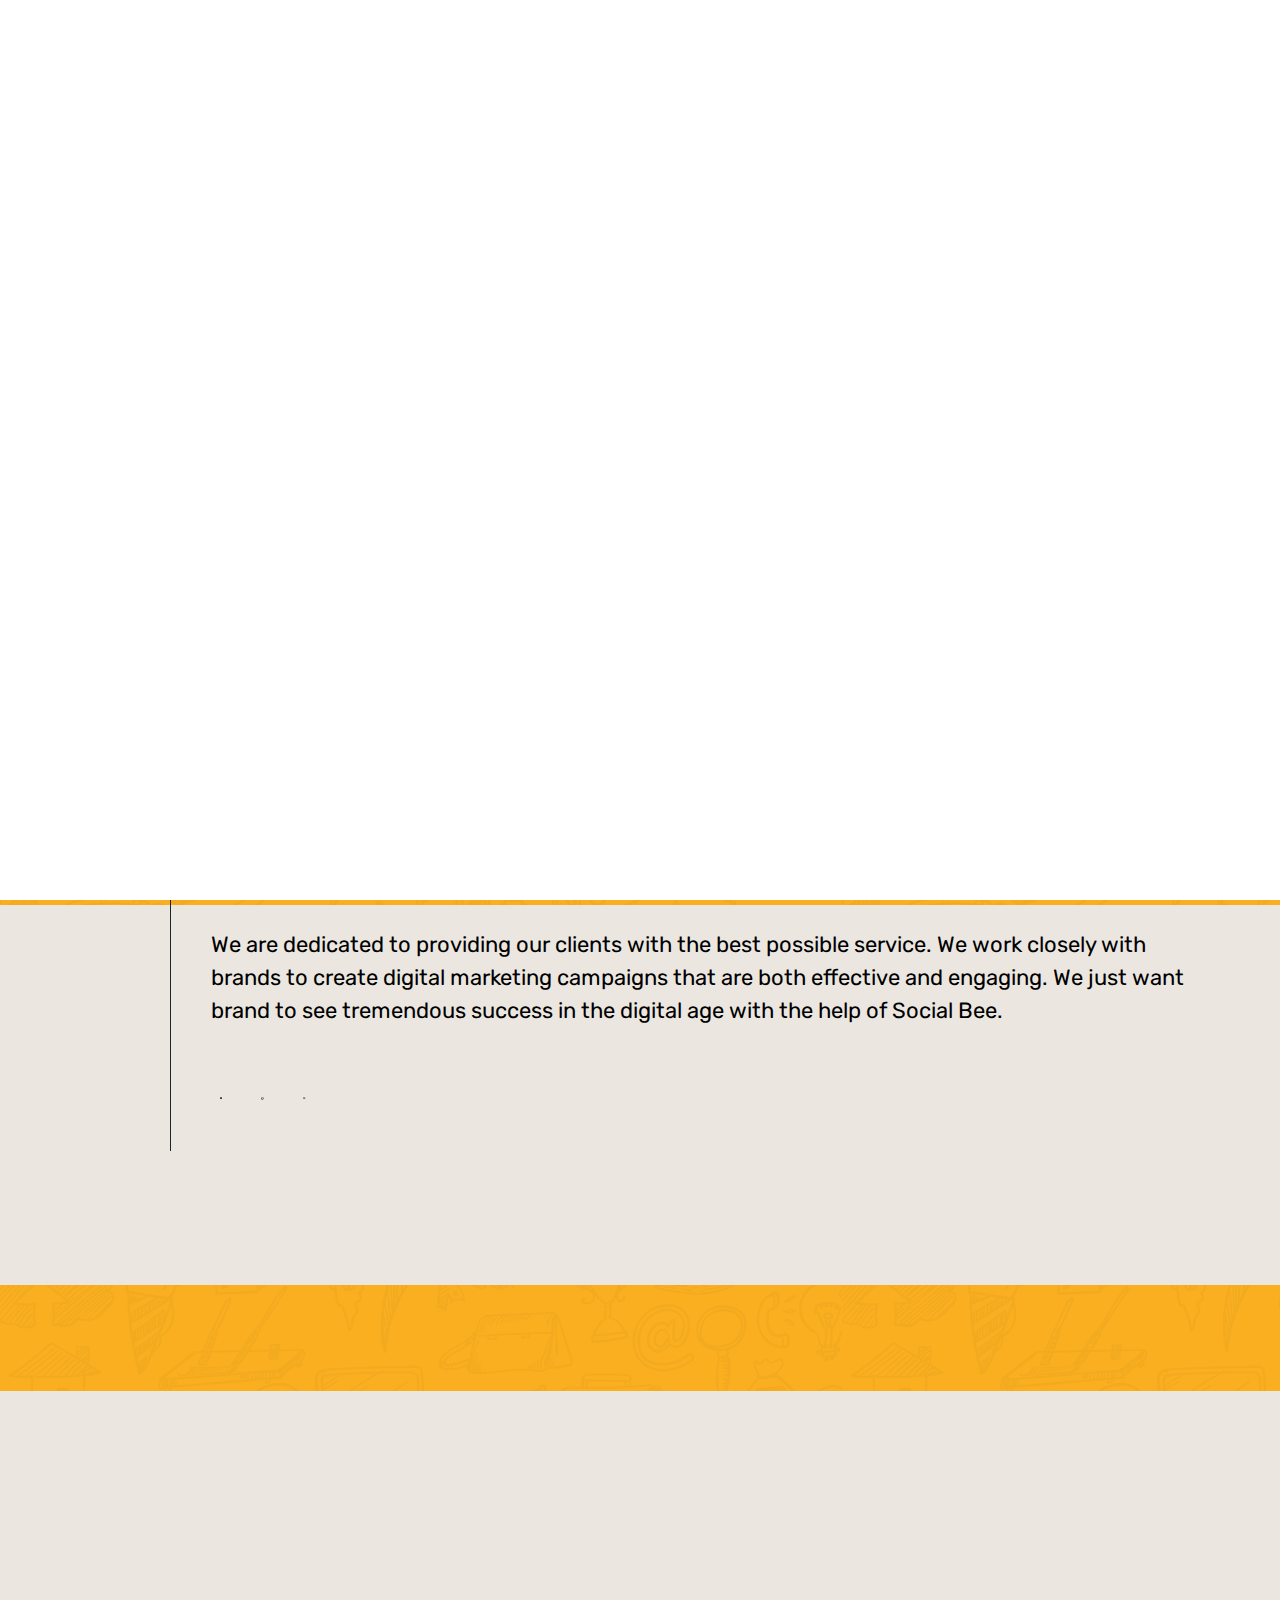
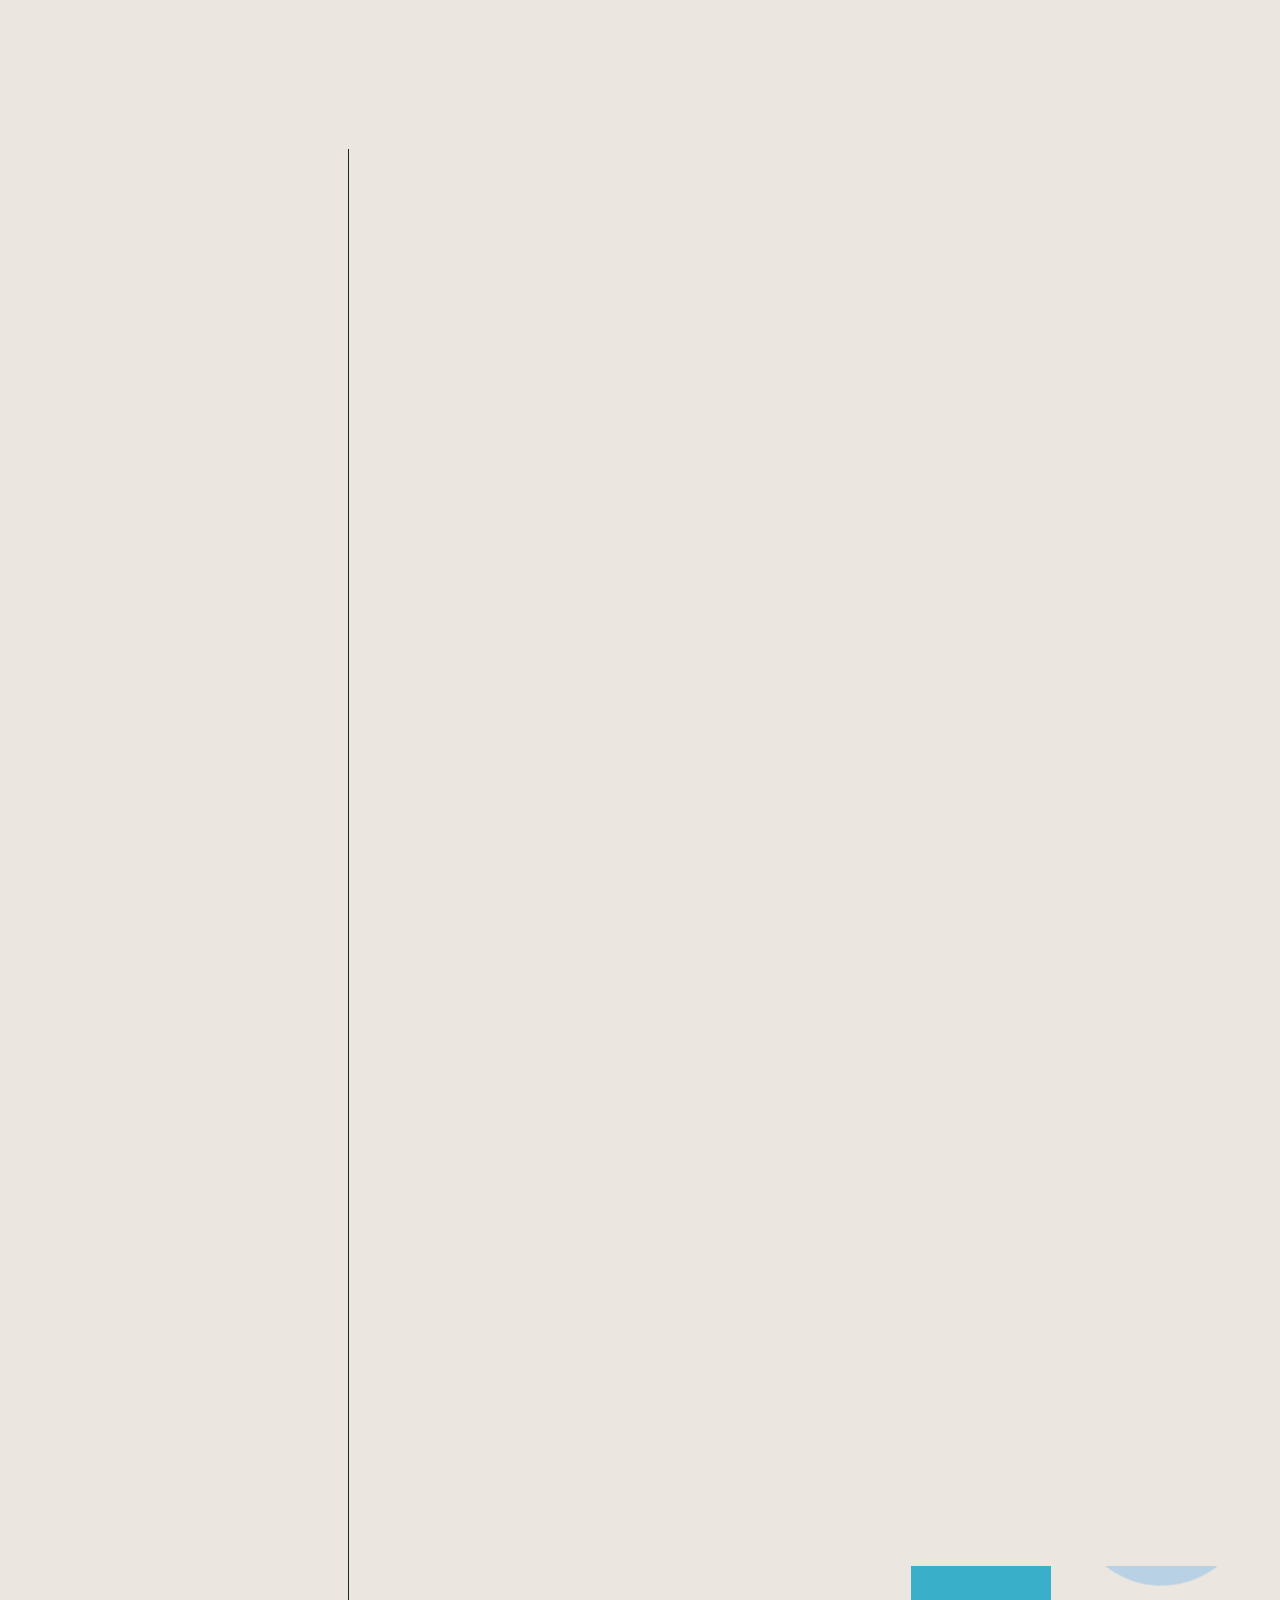
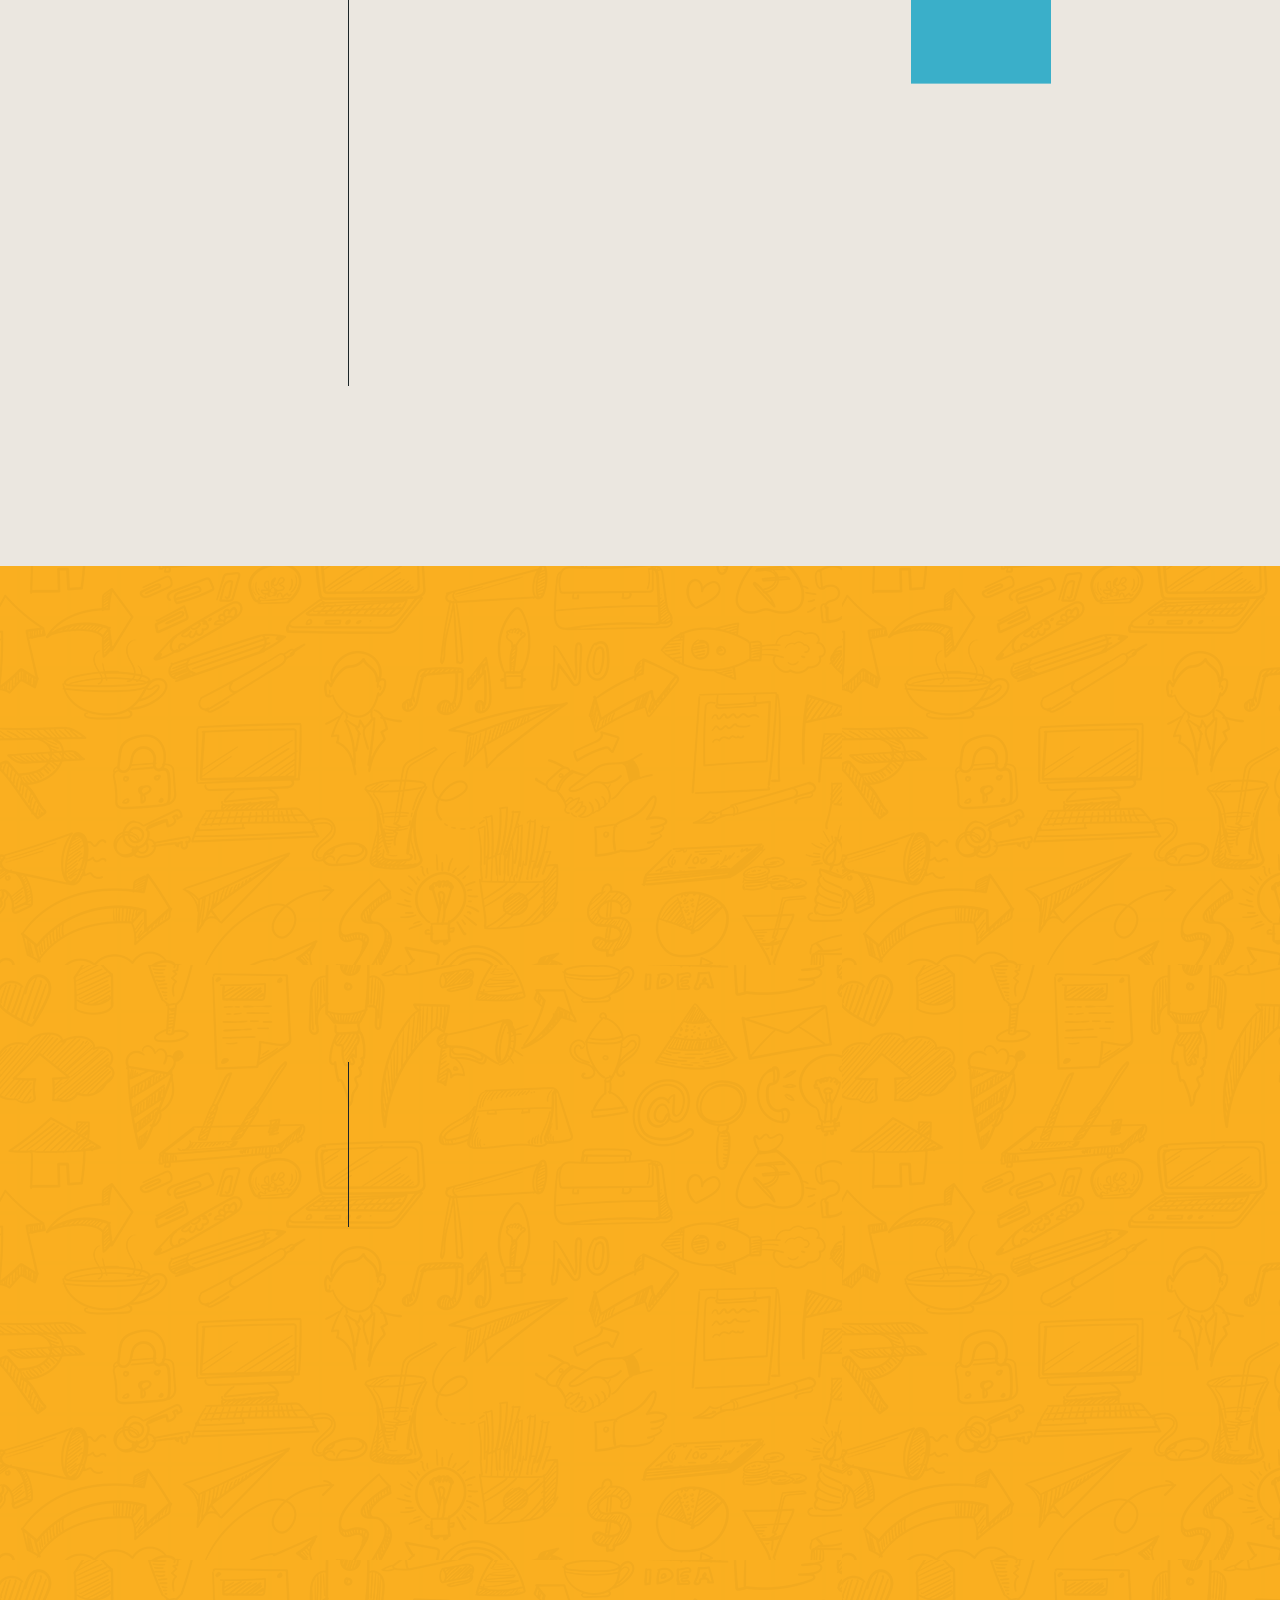
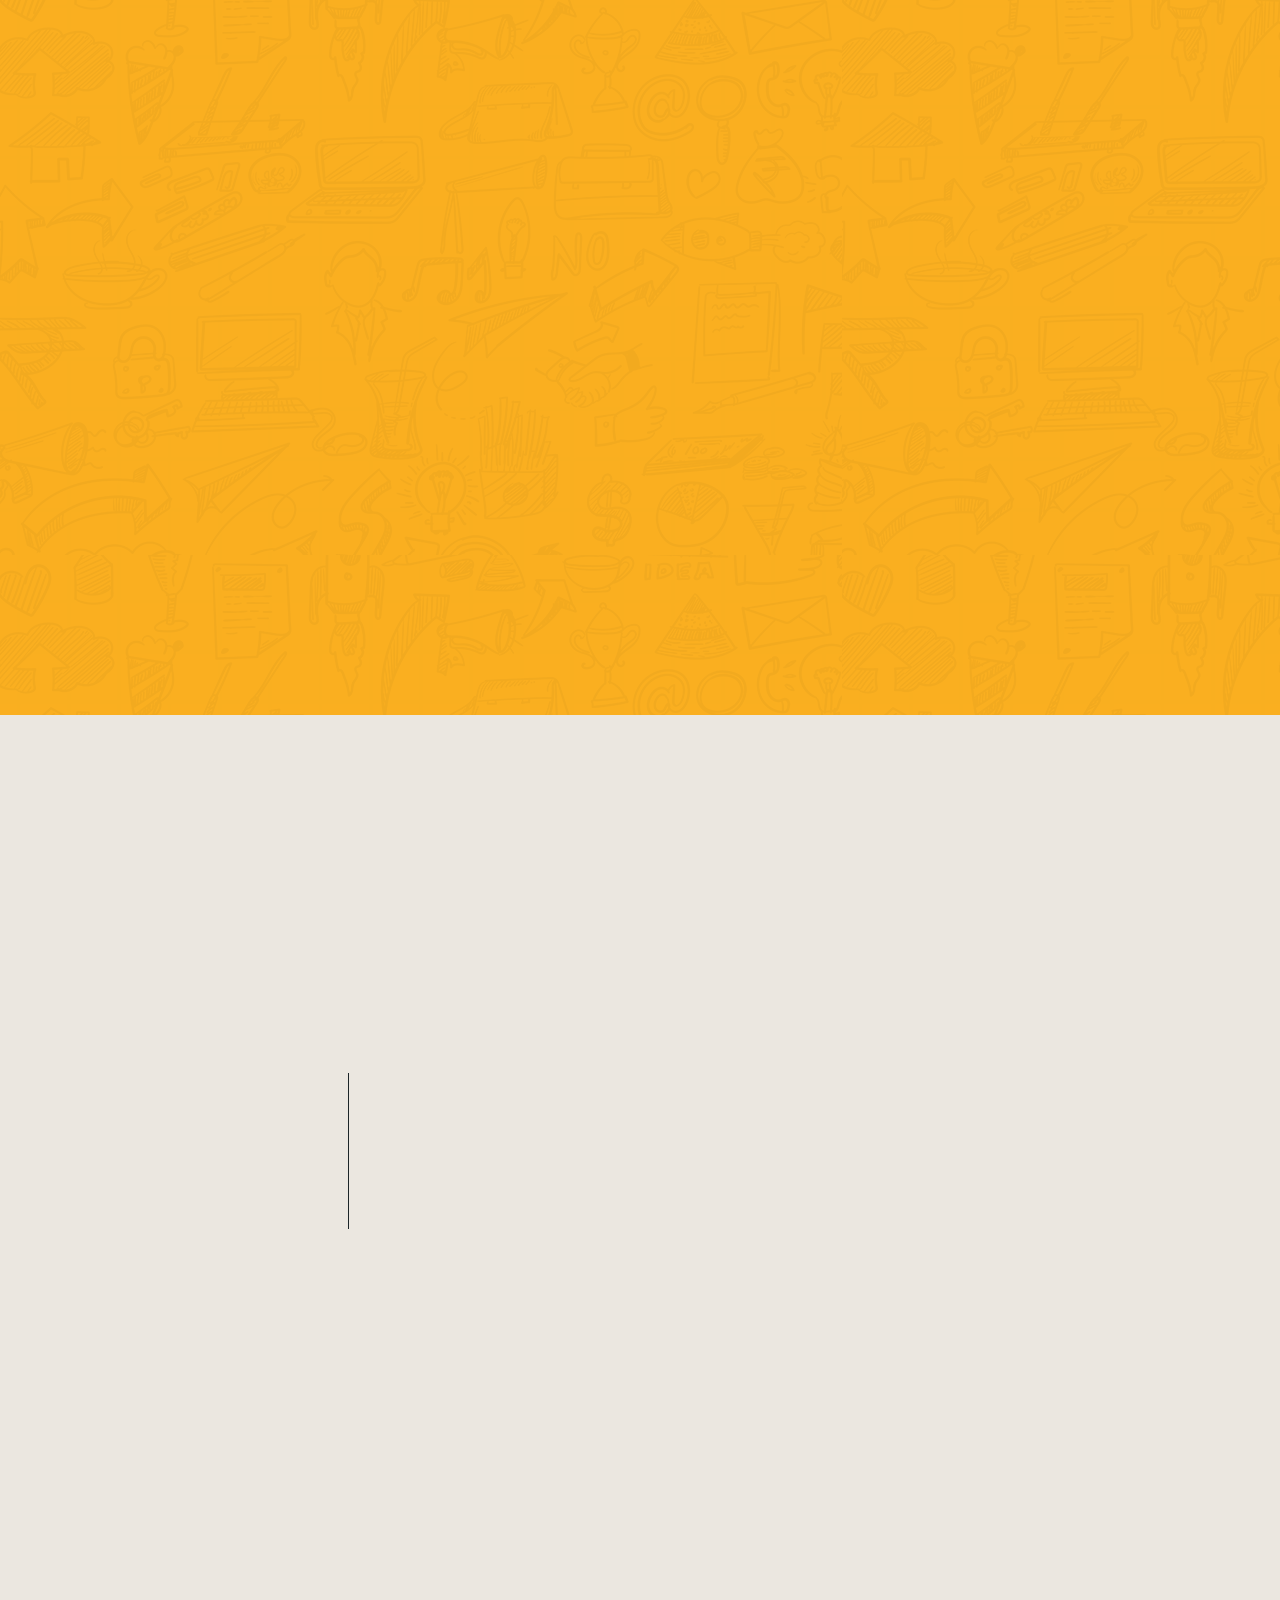
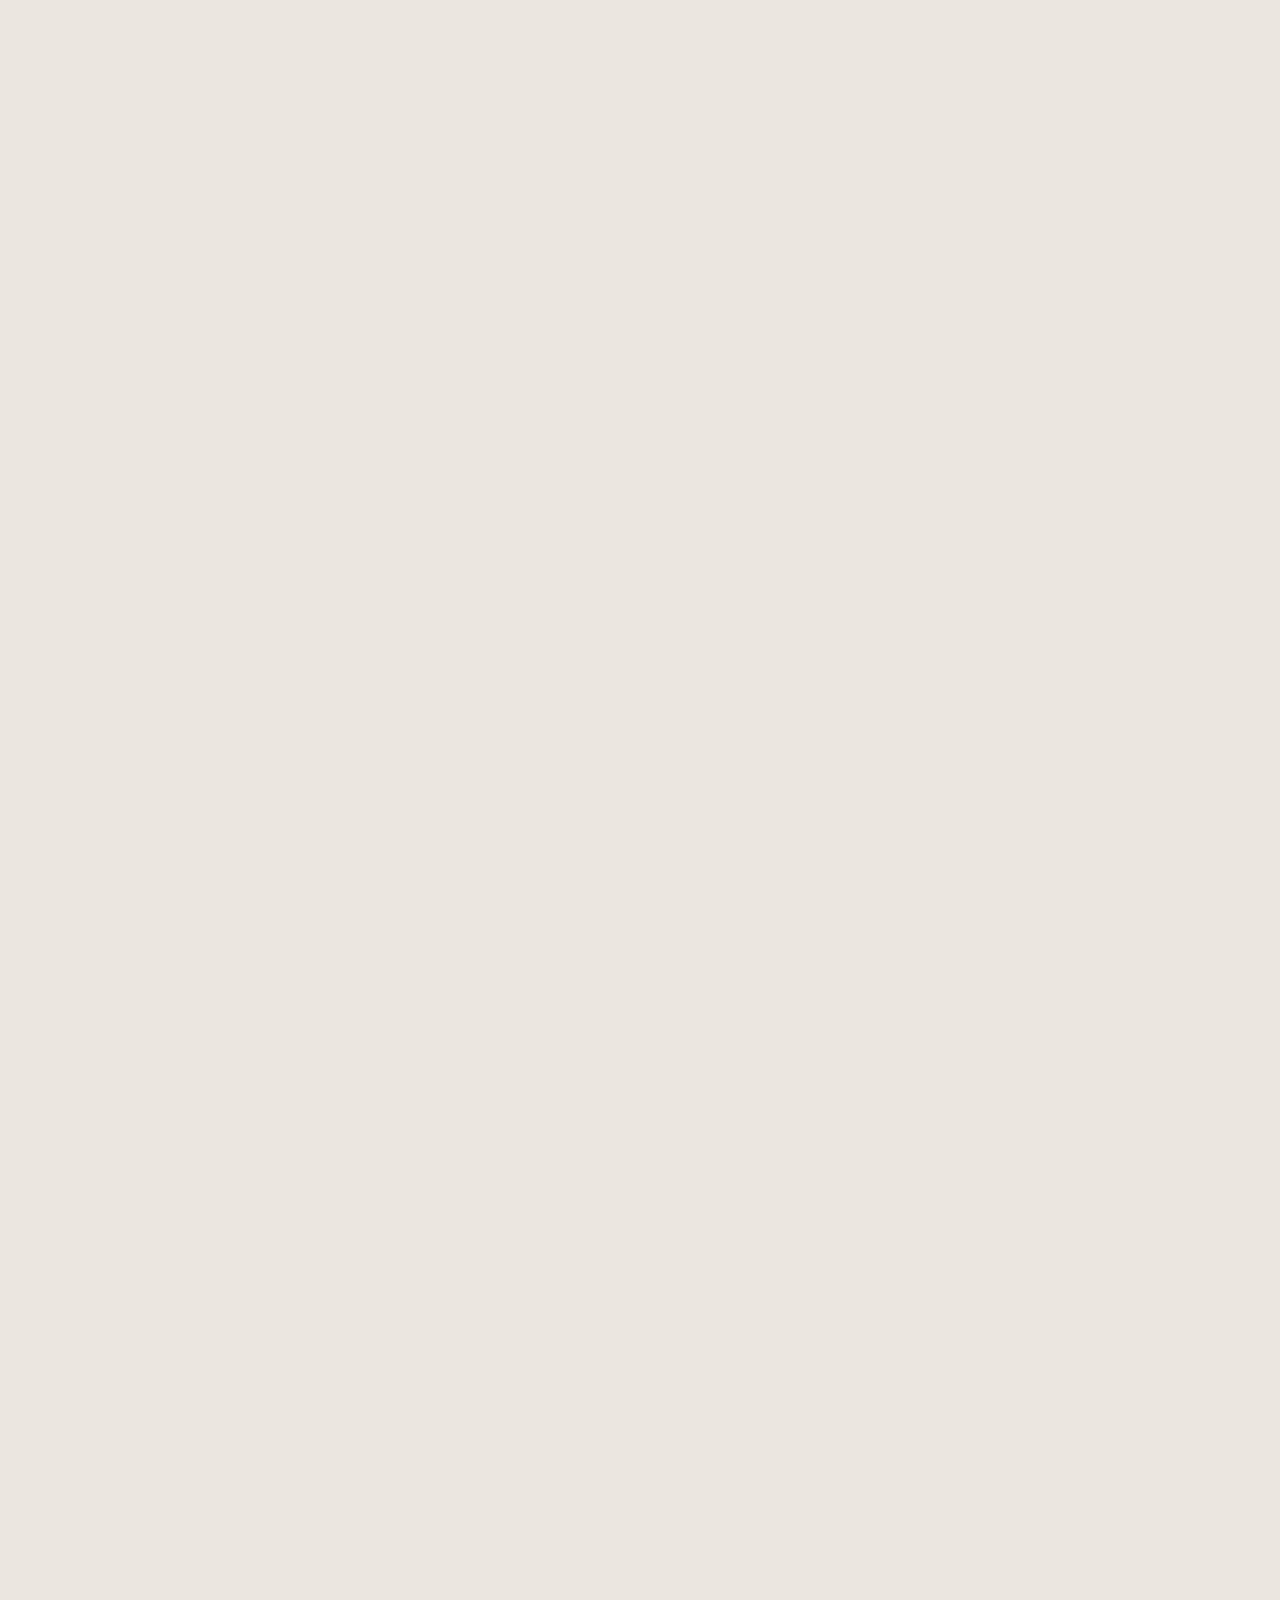
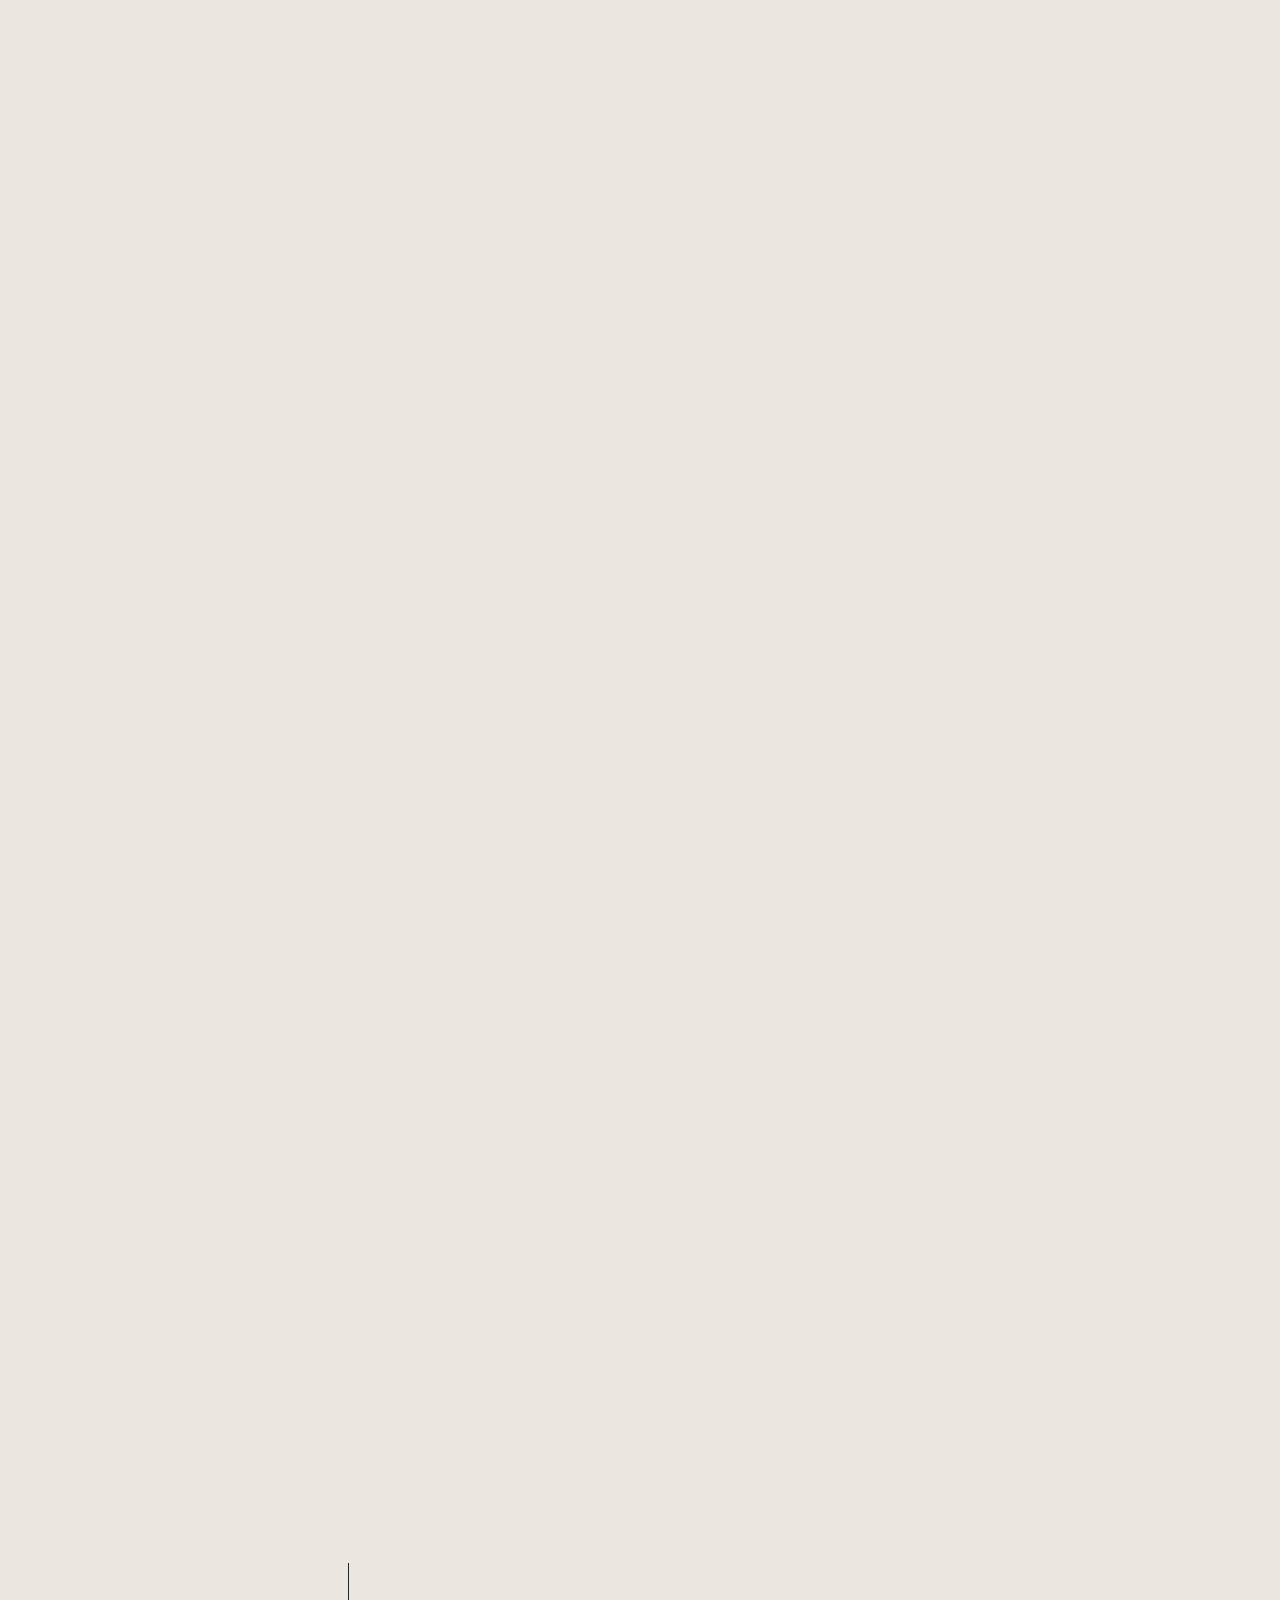
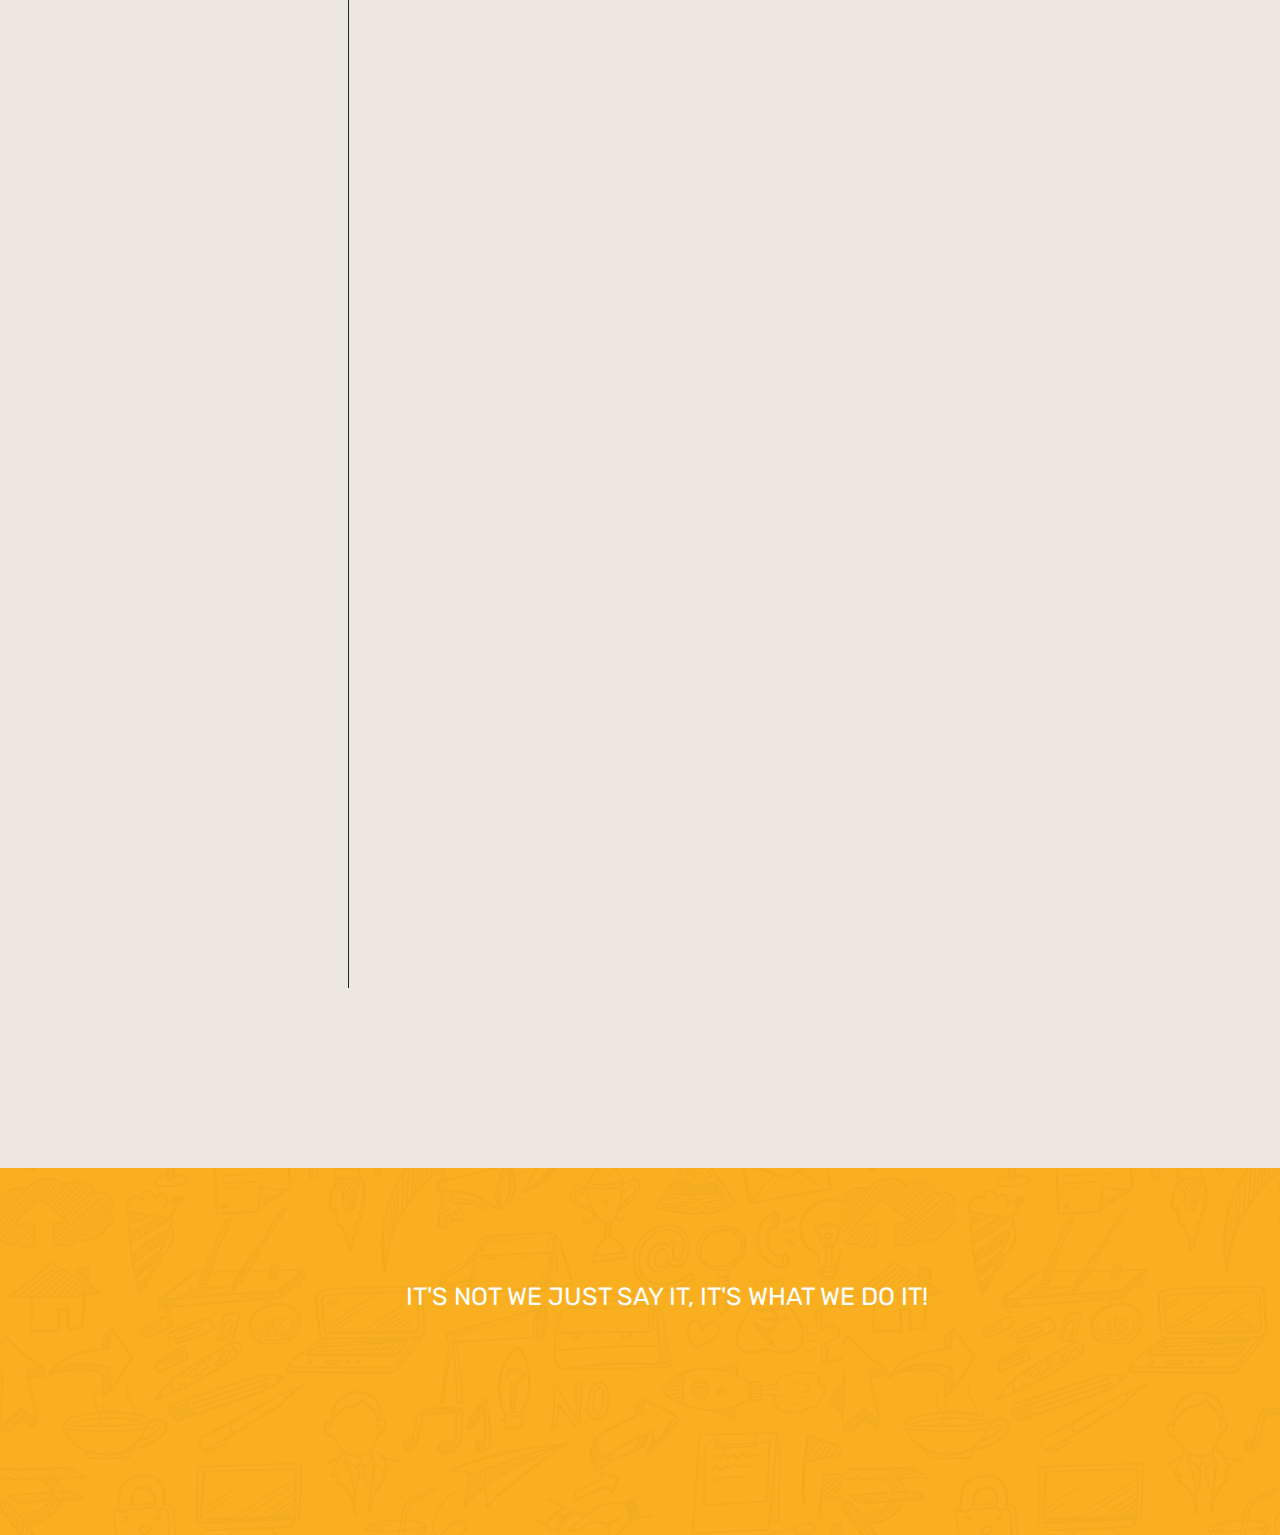
<file: index.html>
<!doctype html>
<html lang="en-US">

<head>

  <title>Social Bee</title>
  <meta http-equiv="Content-Type" content="text/html; charset=utf-8">
  <meta http-equiv="X-UA-Compatible" content="IE=edge">
  <meta name="viewport" content="width=device-width, initial-scale=1">
  <meta name="HandheldFriendly" content="true">
  <meta name="author" content="beshleyua" />

  <!-- Fonts -->
  <link rel="stylesheet"
    href="https://fonts.googleapis.com/css?family=Rubik%3A300%2C300i%2C400%2C400i%2C500%2C500i%2C600%2C600i%2C700%2C700i%2C800%2C800i%2C900%2C900i%7CSorts+Mill+Goudy&#038;display=swap"
    type="text/css" media="all" />
  <link rel="stylesheet"
    href="https://fonts.googleapis.com/css?family=Roboto%3A100%2C100italic%2C200%2C200italic%2C300%2C300italic%2C400%2C400italic%2C500%2C500italic%2C600%2C600italic%2C700%2C700italic%2C800%2C800italic%2C900%2C900italic%7CRoboto+Slab%3A100%2C100italic%2C200%2C200italic%2C300%2C300italic%2C400%2C400italic%2C500%2C500italic%2C600%2C600italic%2C700%2C700italic%2C800%2C800italic%2C900%2C900italic&#038;display=auto"
    type="text/css" media="all" />
  <link rel="stylesheet" href="./assets/css/services.css">

  <!-- CSS STYLES -->
  <link rel="stylesheet" href="assets/css/vendors/bootstrap.css" type="text/css" media="all" />
  <link rel="stylesheet" href="assets/fonts/font-awesome/css/font-awesome.css" type="text/css" media="all" />
  <link rel="stylesheet" href="assets/css/vendors/magnific-popup.css" type="text/css" media="all" />
  <link rel="stylesheet" href="assets/css/vendors/splitting.css" type="text/css" media="all" />
  <link rel="stylesheet" href="assets/css/vendors/swiper.css" type="text/css" media="all" />
  <link rel="stylesheet" href="assets/css/vendors/animate.css" type="text/css" media="all" />
  <link rel="stylesheet" href="assets/css/main.css" type="text/css" media="all" />
  <link rel="stylesheet" href="https://demo.voidcoders.com/htmldemo/fitgear/main-files/assets/css/animate.css">
  <link rel="stylesheet" href="https://use.fontawesome.com/releases/v5.6.3/css/all.css">
  <!-- Favicon -->
  <link rel="shortcut icon" href="favicon.ico" type="image/x-icon">
  <link rel="icon" href="favicon.ico" type="image/x-icon">

</head>

<body class="home page light-skin">
  <div class="container-page ">

    <!-- Preloader -->
    <div class="preloader">
      <div class="centrize full-width">
        <div class="vertical-center">
          <div class="spinner-logo">
            <img src="assets/images/logos/social bee logos-02.png" alt="" />
            <div class="spinner-dot"></div>
            <div class="spinner spinner-line"></div>
          </div>
        </div>
      </div>
    </div>

    <!-- Header -->
    <header class="header">
      <div class="header__builder">
        <div class="row">
          <div class="col-xs-4 col-sm-4 col-md-4 col-lg-4">

            <!-- logo -->
            <div class="logo">
              <a href="index.html">
                <img src="assets/images/logos/social bee logos-02.png" style="border-radius: 6px;" alt="" />
              </a>
            </div>

          </div>
          <div class="col-xs-8 col-sm-8 col-md-8 col-lg-8 align-right">

            <!-- switcher btn -->
            <!-- <a href="#" class="switcher-btn">
              <span class="sw-before">
                <svg xmlns="http://www.w3.org/2000/svg" width="22.22" height="22.313" viewBox="0 0 22.22 22.313">
                  <path fill="#fff"
                    d="M1752.49,105.511a5.589,5.589,0,0,0-3.94-1.655,5.466,5.466,0,0,0-3.94,1.655,5.61,5.61,0,0,0,3.94,9.566,5.473,5.473,0,0,0,3.94-1.653,5.643,5.643,0,0,0,1.65-3.957A5.516,5.516,0,0,0,1752.49,105.511Zm-1.06,6.85a4.1,4.1,0,0,1-5.76,0,4.164,4.164,0,0,1,0-5.788A4.083,4.083,0,0,1,1751.43,112.361Zm7.47-3.662h-2.27a0.768,0.768,0,0,0,0,1.536h2.27A0.768,0.768,0,0,0,1758.9,108.7Zm-10.35,8.12a0.777,0.777,0,0,0-.76.769v2.274a0.777,0.777,0,0,0,.76.767,0.786,0.786,0,0,0,.77-0.767v-2.274A0.786,0.786,0,0,0,1748.55,116.819Zm7.85-.531-1.62-1.624a0.745,0.745,0,0,0-1.06,0,0.758,0.758,0,0,0,0,1.063l1.62,1.625a0.747,0.747,0,0,0,1.06,0A0.759,0.759,0,0,0,1756.4,116.288ZM1748.55,98.3a0.777,0.777,0,0,0-.76.768v2.273a0.778,0.778,0,0,0,.76.768,0.787,0.787,0,0,0,.77-0.768V99.073A0.786,0.786,0,0,0,1748.55,98.3Zm7.88,3.278a0.744,0.744,0,0,0-1.06,0l-1.62,1.624a0.758,0.758,0,0,0,0,1.063,0.745,0.745,0,0,0,1.06,0l1.62-1.624A0.758,0.758,0,0,0,1756.43,101.583Zm-15.96,7.116h-2.26a0.78,0.78,0,0,0-.77.768,0.76,0.76,0,0,0,.77.768h2.26A0.768,0.768,0,0,0,1740.47,108.7Zm2.88,5.965a0.745,0.745,0,0,0-1.06,0l-1.62,1.624a0.759,0.759,0,0,0,0,1.064,0.747,0.747,0,0,0,1.06,0l1.62-1.625A0.758,0.758,0,0,0,1743.35,114.664Zm0-11.457-1.62-1.624a0.744,0.744,0,0,0-1.06,0,0.758,0.758,0,0,0,0,1.063l1.62,1.624a0.745,0.745,0,0,0,1.06,0A0.758,0.758,0,0,0,1743.35,103.207Z"
                    transform="translate(-1737.44 -98.313)" />
                </svg>
              </span>
              <span class="sw-after">
                <svg xmlns="http://www.w3.org/2000/svg" width="23" height="23" viewBox="0 0 23 23">
                  <path fill="#fff"
                    d="M1759.46,111.076a0.819,0.819,0,0,0-.68.147,8.553,8.553,0,0,1-2.62,1.537,8.167,8.167,0,0,1-2.96.531,8.655,8.655,0,0,1-8.65-8.682,9.247,9.247,0,0,1,.47-2.864,8.038,8.038,0,0,1,1.42-2.54,0.764,0.764,0,0,0-.12-1.063,0.813,0.813,0,0,0-.68-0.148,11.856,11.856,0,0,0-6.23,4.193,11.724,11.724,0,0,0,1,15.387,11.63,11.63,0,0,0,19.55-5.553A0.707,0.707,0,0,0,1759.46,111.076Zm-4.5,6.172a10.137,10.137,0,0,1-14.29-14.145,10.245,10.245,0,0,1,3.38-2.836c-0.14.327-.29,0.651-0.41,1.006a9.908,9.908,0,0,0-.56,3.365,10.162,10.162,0,0,0,10.15,10.189,9.776,9.776,0,0,0,3.49-.62,11.659,11.659,0,0,0,1.12-.473A10.858,10.858,0,0,1,1754.96,117.248Z"
                    transform="translate(-1737 -98)" />
                </svg>
              </span>
            </a> -->

            <!-- menu btn -->
            <a href="#" class="menu-btn"><span></span></a>

          </div>
        </div>
      </div>

      <!-- Menu Full Overlay -->
      <div class="menu-full-overlay">
        <div class="menu-full-container">
          <div class="container">
            <div class="row">
              <div class="col-xs-12 col-sm-12 col-md-12 col-lg-10 offset-1">

                <!-- menu full -->
                <div class="menu-full">
                  <!-- <ul class="menu-full">
                    <img src="/assets/images/blog3.jpg" style="transform: translate(-321px, 18px) scale(0.5);"
                      id="navImg" alt="">
                  </ul> -->
                  <ul class="menu-full">
                    <li class="menu-item">
                      <a class="splitting-text-anim-2 underline-text" data-splitting="chars" href="#">Home</a>
                    </li>
                    <li class="menu-item">
                      <a class="splitting-text-anim-2 underline-text" data-splitting="chars" href="#pricing-section">The
                        Bees</a>
                    </li>
                    <li class="menu-item">
                      <a class="splitting-text-anim-2 underline-text" data-splitting="chars"
                        href="#blog-section">Services</a>
                    </li>
                  </ul>
                </div>

              </div>
            </div>
          </div>
        </div>

        <!-- social -->
        <div class="menu-social-links">
          <a href="https://www.linkedin.com/company/sociall-bee/" style="transform: scale(1.7, 1.7);" target="blank"
            class="scrolla-element-anim-1" title="dribbble">
            <i class="fab fa-linkedin"></i>
          </a>
          <a href="https://www.instagram.com/sociall.bee/" style="transform: scale(1.7, 1.7);" target="blank"
            class="scrolla-element-anim-1" title="twitter">
            <i class="fab fa-instagram"></i>
          </a>
          <a href="https://www.facebook.com/Sociall.Bee" style="transform: scale(1.7, 1.7);" target="blank"
            class="scrolla-element-anim-1" title="behance">
            <i class="fab fa-facebook"></i>
          </a>
        </div>

      </div>

    </header>

    <!-- Wrapper -->
    <div class="wrapper">

      <!-- Section -->
      <section class="section section-started">
        <div class="container">

          <!-- Hero Started -->
          <div class="hero-started">
            <div class="slide scrolla-element-anim-1 scroll-animate" data-animate="active">
              <!-- <img src="assets/images/bees/website dev.png" alt="" />
              <span class="circle circle-1">
                <svg xmlns="http://www.w3.org/2000/svg" xmlns:xlink="http://www.w3.org/1999/xlink" width="749px"
                  height="375px">
                  <path fill-rule="evenodd" fill="#ff8059"
                    d="M749.000,0.000 C749.000,206.786 581.459,374.514 374.608,374.514 C167.758,374.514 -0.000,206.786 -0.000,0.000 " />
                </svg>
              </span>
              <span class="circle circle-2">
                <svg xmlns="http://www.w3.org/2000/svg" xmlns:xlink="http://www.w3.org/1999/xlink" width="416px"
                  height="209px">
                  <path fill-rule="evenodd" fill="#3aafc9"
                    d="M-0.000,209.000 C-0.000,94.252 93.051,0.745 207.835,0.745 C322.619,0.745 416.000,94.252 416.000,209.000 " />
                </svg>
              </span>
              <span class="circle circle-3">
                <svg xmlns="http://www.w3.org/2000/svg" xmlns:xlink="http://www.w3.org/1999/xlink" width="416px"
                  height="209px">
                  <path fill-rule="evenodd" fill="#b9d1e4"
                    d="M-0.000,209.000 C-0.000,94.252 93.051,0.745 207.835,0.745 C322.619,0.745 416.000,94.252 416.000,209.000 " />
                </svg>
              </span>
              <span class="circle circle-4">
                <svg xmlns="http://www.w3.org/2000/svg" xmlns:xlink="http://www.w3.org/1999/xlink" width="121px"
                  height="241px">
                  <path fill-rule="evenodd" fill="#676cdb"
                    d="M0.000,0.000 C66.624,0.000 120.402,54.096 120.402,120.733 C120.402,187.371 66.624,241.000 0.000,241.000 " />
                </svg>
              </span>
              <span class="circle circle-5">
                <svg xmlns="http://www.w3.org/2000/svg" xmlns:xlink="http://www.w3.org/1999/xlink" width="232px"
                  height="117px">
                  <path fill-rule="evenodd" fill="rgb(255, 208, 65)"
                    d="M232.000,0.000 C232.000,64.151 180.376,116.580 116.238,116.580 C52.100,116.580 0.000,64.151 0.000,0.000 " />
                </svg>
              </span> -->
            </div>
            <div class="content">
              <div class="titles" style="transform: translate(0px, -100px);">
                <div class="subtitle splitting-text-anim-2 scroll-animate" style="font-weight: bold;"
                  data-splitting="chars" data-animate="active">
                  <p class="subtitle" style="transform: translate(45px, 160px) scale(1.3);">Welcome to</p>
                </div>
                <div class="effect-wrap">
                  <h2 class="title splitting-text-anim-1 scroll-animate effect-block" style="margin-top: 30px;"
                    data-splitting="chars" data-animate="active" id="typewriter">
                    <!-- Social <br>Bee -->
                    <span><img src="./assets/images/logos/social bee no back black.png"
                        style="transform: scale(2) translate(0px, -30px);" alt="" class="effect-block"></span>
                  </h2>
                </div>
              </div>
            </div>
            <div class="description scrolla-element-anim-1 scroll-animate" data-animate="active">
              <p style="width: 1000px;">
                When Social Bee was founded, the young minds behind it had a clear goal in mind: to help brands grow
                and succeed in the digital age. We brought our years of experience in digital marketing to the table,
                and quickly made a name for ourselves as one of the most successful marketing firms in the industry.
                <br><br>
                We are dedicated to providing our clients with the best possible service. We work closely with brands
                to create digital marketing campaigns that are both effective and engaging. We just want brand to see
                tremendous success in the digital age with the help of Social Bee.
              </p>
              <div class="social-links">
                <a target="_blank" rel="nofollow" href="#">
                  <i aria-hidden="true" class="fab fa-linkedin"></i>
                </a>
                <a target="_blank" rel="nofollow" href="#">
                  <i aria-hidden="true" class="fab fa-instagram"></i>
                </a>
                <a target="_blank" rel="nofollow" href="#">
                  <i aria-hidden="true" class="fab fa-facebook"></i>
                </a>
              </div>
            </div>
          </div>
          <div class="info-list">
            <ul>
              <li class="scrolla-element-anim-1 scroll-animate" data-animate="active">
                Born in <strong>Ahmedabad</strong>
              </li>
              <li class="scrolla-element-anim-1 scroll-animate" data-animate="active">
                <!-- Born in <strong>Ahmedabad</strong> -->
              </li>
              <li class="scrolla-element-anim-1 scroll-animate" data-animate="active">
                <!-- Founded on <strong>1<sup>st</sup> Jan 2023</strong> -->
              </li>
            </ul>
          </div>
        </div>

    </div>
    </section>

    <section class="section section-bg section-parallax-1" id="about-section">
      <div class="container">

        <!-- Section Heading -->
        <div class="m-titles">
          <h2 class="m-title splitting-text-anim-1 scroll-animate" data-splitting="chars" data-animate="active">
            Why choose us?
          </h2>
        </div>

        <div class="row row-custom">
          <div class="col-xs-12 col-sm-12 col-md-3 col-lg-3 align-right">

            <!-- Section numbers -->
            <!-- <div class="numbers-items">
              <div class="numbers-item scrolla-element-anim-1 scroll-animate" data-animate="active">
                <div class="icon">
                  <i aria-hidden="true" class="far fa-check-circle"></i>
                </div>
                <div class="num">124</div>
                <div class="title">Completed <br>Project</div>
              </div>
              <div class="numbers-item scrolla-element-anim-1 scroll-animate" data-animate="active">
                <div class="icon">
                  <i aria-hidden="true" class="far fa-smile-beam"></i>
                </div>
                <div class="num">65</div>
                <div class="title">Happy <br>Clients</div>
              </div>
              <div class="numbers-item scrolla-element-anim-1 scroll-animate" data-animate="active">
                <div class="icon">
                  <i aria-hidden="true" class="far fa-gem"></i>
                </div>
                <div class="num">18</div>
                <div class="title">Awards <br>Won</div>
              </div>
            </div> -->

          </div>
          <div class="col-xs-12 col-sm-12 col-md-9 col-lg-9 vertical-line">

            <!-- Section Profile -->
            <div class="profile-box">
              <div class="text scrolla-element-anim-1 scroll-animate" data-animate="active">
                <p style="font-size: 25px;" id="bees-profile">
                  We are a bunch of creative minds in action working collectively to create innovative strategies for
                  defining your brand.</p>
                <p style="font-size: 25px;" id="bees-profile">Socialbee is a young and innovative digital marketing firm
                  that believes in
                  the power of creativity. We are passionate about building a long-term relationship with our clients
                  through innovation and creativity. All our services are based on trust, integrity and transparency
                  with a focus on achieving results rather than merely collecting data.
                </p>
                <p style="font-size: 25px;" id="bees-profile">
                  We provide one step services, so that you only worry about creating your product while we work on
                  creating your brand.
                </p>
                <p style="font-size: 25px;" id="bees-profile">
                  We believe that we don't work for the brand, we work with the brand!
                </p>
                <a href="#contact-section" class="btn scrolla-element-anim-1 scroll-animate"
                  data-animate="active">Contact Us</a>
                <div class="signature scrolla-element-anim-1 scroll-animate" data-animate="active">
                  <img src="assets/images/signatures/varun esign.png" width="500px" alt="" />
                </div>
              </div>
            </div>

          </div>
        </div>

      </div>
    </section>

    <!-- <section class="section section-parallax-2" id="resume-section">
        <div class="container">

          <!-- Section Heading 
          <div class="m-titles">
            <h2 class="m-title splitting-text-anim-1 scroll-animate" data-splitting="chars" data-animate="active">
              My Resume
            </h2>
          </div> -->

    <!-- <div class="row row-custom">
            <div class="col-xs-12 col-sm-12 col-md-3 col-lg-3">
            </div> -->
    <!-- <div class="col-xs-12 col-sm-12 col-md-9 col-lg-9 vertical-line"> -->

    <!-- Description  -->
    <!-- <div class="text scrolla-element-anim-1 scroll-animate" data-animate="active">
                <p>
                  Talented UX designer with 7+ years of experience, seeking to elevate UI/UX at ABC, Inc.
                  As Lead UI/UX Head completed project before dead line. ittis augue, id sollicitudin justo
                  tristique ut. Nullam ex enim, euismod vel bibendum ultrices, fringilla vel eros. Donec euism
                  od leo um, at pellentesque velituis a congue sem.
                </p>
              </div>

              <!-- Skills  
              <div class="skills-items">
                <div class="p-title scrolla-element-anim-1 scroll-animate" data-animate="active">SKILLS</div>
                <div class="skills-item scrolla-element-anim-1 scroll-animate" data-animate="active">
                  <div class="name">Photoshop</div>
                  <div class="dots dots-90">
                    <div class="dots-row">
                      <div class="dot"></div>
                      <div class="dot"></div>
                      <div class="dot"></div>
                      <div class="dot"></div>
                      <div class="dot"></div>
                      <div class="dot"></div>
                      <div class="dot"></div>
                      <div class="dot"></div>
                      <div class="dot"></div>
                      <div class="dot"></div>
                    </div>
                  </div>
                  <div class="value"><span class="num">90%</span></div>
                </div>
                <div class="skills-item scrolla-element-anim-1 scroll-animate" data-animate="active">
                  <div class="name">WordPress</div>
                  <div class="dots dots-60">
                    <div class="dots-row">
                      <div class="dot"></div>
                      <div class="dot"></div>
                      <div class="dot"></div>
                      <div class="dot"></div>
                      <div class="dot"></div>
                      <div class="dot"></div>
                      <div class="dot"></div>
                      <div class="dot"></div>
                      <div class="dot"></div>
                      <div class="dot"></div>
                    </div>
                  </div>
                  <div class="value"><span class="num">60%</span></div>
                </div>
                <div class="skills-item scrolla-element-anim-1 scroll-animate" data-animate="active">
                  <div class="name">HTML</div>
                  <div class="dots dots-80">
                    <div class="dots-row">
                      <div class="dot"></div>
                      <div class="dot"></div>
                      <div class="dot"></div>
                      <div class="dot"></div>
                      <div class="dot"></div>
                      <div class="dot"></div>
                      <div class="dot"></div>
                      <div class="dot"></div>
                      <div class="dot"></div>
                      <div class="dot"></div>
                    </div>
                  </div>
                  <div class="value"><span class="num">80%</span></div>
                </div>
                <div class="skills-item scrolla-element-anim-1 scroll-animate" data-animate="active">
                  <div class="name">Java</div>
                  <div class="dots dots-50">
                    <div class="dots-row">
                      <div class="dot"></div>
                      <div class="dot"></div>
                      <div class="dot"></div>
                      <div class="dot"></div>
                      <div class="dot"></div>
                      <div class="dot"></div>
                      <div class="dot"></div>
                      <div class="dot"></div>
                      <div class="dot"></div>
                      <div class="dot"></div>
                    </div>
                  </div>
                  <div class="value"><span class="num">50%</span></div>
                </div>
                <div class="skills-item scrolla-element-anim-1 scroll-animate" data-animate="active">
                  <div class="name">jQuery</div>
                  <div class="dots dots-70">
                    <div class="dots-row">
                      <div class="dot"></div>
                      <div class="dot"></div>
                      <div class="dot"></div>
                      <div class="dot"></div>
                      <div class="dot"></div>
                      <div class="dot"></div>
                      <div class="dot"></div>
                      <div class="dot"></div>
                      <div class="dot"></div>
                      <div class="dot"></div>
                    </div>
                  </div>
                  <div class="value"><span class="num">70%</span></div>
                </div>
              </div> 

      <!-- Services 
     <div class="p-title scrolla-element-anim-1 scroll-animate" data-animate="active">SERVICES</div>
              <div class="services-items">
                <div class="services-col">
                  <div class="services-item scrolla-element-anim-1 scroll-animate" data-animate="active">
                    <div class="icon">
                      <i aria-hidden="true" class="fab fa-chrome"></i>
                    </div>
                    <div class="title">Web development</div>
                    <div class="text">
                      <p>Modern and mobile-ready website that will help you reach all of your marketing.</p>
                    </div>
                    <a href="#contact-section" class="lnk">order now</a>
                  </div>
                </div>
                <div class="services-col">
                  <div class="services-item scrolla-element-anim-1 scroll-animate" data-animate="active">
                    <div class="icon">
                      <i aria-hidden="true" class="fab fa-soundcloud"></i>
                    </div>
                    <div class="title">Music writing</div>
                    <div class="text">
                      <p>Music copying, writing, creating, transcription and composition services.</p>
                    </div>
                    <a href="#contact-section" class="lnk">order now</a>
                  </div>
                </div>
                <div class="services-col">
                  <div class="services-item scrolla-element-anim-1 scroll-animate" data-animate="active">
                    <div class="icon">
                      <i aria-hidden="true" class="fab fa-adversal"></i>
                    </div>
                    <div class="title">Advetising</div>
                    <div class="text">
                      <p>Advertising services include television, radio, print, mail, and web apps.</p>
                    </div>
                    <a href="#contact-section" class="lnk">order now</a>
                  </div>
                </div>
                <div class="services-col">
                  <div class="services-item scrolla-element-anim-1 scroll-animate" data-animate="active">
                    <div class="icon">
                      <i aria-hidden="true" class="fas fa-gamepad"></i>
                    </div>
                    <div class="title">Game Development</div>
                    <div class="text">
                      <p>Developing memorable and unique mobile android, ios and video games.</p>
                    </div>
                    <a href="#contact-section" class="lnk">order now</a>
                  </div>
                </div>
              </div>

      <!-- History 
     <div class="history-left">

                <div class="history-items">
                  <div class="p-title scrolla-element-anim-1 scroll-animate" data-animate="active">EDUCATION</div>
                  <div class="history-item scrolla-element-anim-1 scroll-animate" data-animate="active">
                    <div class="date">2010 - 2012</div>
                    <div class="name">Master in Graphic</div>
                    <div class="subname">New York University</div>
                  </div>
                  <div class="history-item scrolla-element-anim-1 scroll-animate" data-animate="active">
                    <div class="date">2006 - 2009</div>
                    <div class="name">Bachelors of FineArt</div>
                    <div class="subname">New York University</div>
                  </div>
                </div>

                <div class="history-items">
                  <div class="p-title scrolla-element-anim-1 scroll-animate" data-animate="active">AWARDS</div>
                  <div class="history-item scrolla-element-anim-1 scroll-animate" data-animate="active">
                    <div class="date">2016 - awwwards</div>
                    <div class="name">Site of the Day</div>
                    <div class="text">
                      <p>Euismod vel bibendum ultrices, fringilla vel eros, donec euismod leo lectus.</p>
                    </div>
                  </div>
                  <div class="history-item scrolla-element-anim-1 scroll-animate" data-animate="active">
                    <div class="date">2015 - designnominees</div>
                    <div class="name">Site of the Week</div>
                    <div class="text">
                      <p>Euismod vel bibendum ultrices, fringilla vel eros, donec euismod leo lectus.</p>
                    </div>
                  </div>
                </div>

              </div>

              <div class="history-right">

                <div class="history-items">
                  <div class="p-title scrolla-element-anim-1 scroll-animate" data-animate="active">EXPERIENCE</div>
                  <div class="history-item scrolla-element-anim-1 scroll-animate" data-animate="active">
                    <div class="date">2014 - Present</div>
                    <div class="name">Soft Tech Inc.</div>
                    <div class="subname">UI Head &amp; Manager</div>
                    <div class="text">
                      <p>Euismod vel bibendum ultrices, fringilla vel eros, donec euismod leo lectus.</p>
                    </div>
                  </div>
                  <div class="history-item scrolla-element-anim-1 scroll-animate" data-animate="active">
                    <div class="date">2010 - 2014</div>
                    <div class="name">Kana Design Studio</div>
                    <div class="subname">UI / UX Specialist</div>
                    <div class="text">
                      <p>Euismod vel bibendum ultrices, fringilla vel eros, donec euismod leo lectus.</p>
                    </div>
                  </div>
                  <div class="history-item scrolla-element-anim-1 scroll-animate" data-animate="active">
                    <div class="date">2009 - 2010</div>
                    <div class="name">Paperart</div>
                    <div class="subname">Graphic Designer</div>
                    <div class="text">
                      <p>Euismod vel bibendum ultrices, fringilla vel eros, donec euismod leo lectus.</p>
                    </div>
                  </div>
                </div>

              </div>

              <div class="clear"></div> 

      <!-- Button CV 
       <a target="_blank" href="https://bslthemes.site/ober/wp-content/uploads/2021/12/Jacky-Smith-Resume.pdf"
                class="btn scrolla-element-anim-1 scroll-animate" data-animate="active">Download CV</a> -->


  </div>
  </section>

  <!-- <section class="section section-bg section-parallax-5" id="works-section">
        <div class="container">

          <!-- Section Heading 
          <div class="m-titles">
            <h2 class="m-title splitting-text-anim-1 scroll-animate" data-splitting="chars" data-animate="active">
              Our Projects
            </h2>
          </div>

          <div class="row row-custom">
            <div class="col-xs-12 col-sm-12 col-md-3 col-lg-3">
            </div>
            <div class="col-xs-12 col-sm-12 col-md-9 col-lg-9 vertical-line">

              <!-- Description 
              <div class="text scrolla-element-anim-1 scroll-animate" data-animate="active">
                <p>A Collection of my favorites project I’ve designed recently. Feeling great while sharing here.</p>
              </div>

            </div>
          </div>

          <!-- Works
          <div class="works-box">

            <div class="filter-links scrolla-element-anim-1 scroll-animate" data-animate="active">
              <a href="#" class="active" data-href=".works-col">All</a>
              <a href="#" data-href=".sorting-ui-ux-design">UI UX Design</a>
              <a href="#" data-href=".sorting-photo">Photography</a>
              <a href="#" data-href=".sorting-development">Development</a>
              <a href="#" data-href=".sorting-branding">Branding</a>
            </div>

            <div class="works-items works-list-items row">

              <div class="works-col col-xs-12 col-sm-12 col-md-12 col-lg-12 sorting-branding sorting-photo ">
                <div class="works-item">
                  <a href="work-single.html">
                    <span class="image scrolla-element-anim-1 scroll-animate" data-animate="active">
                      <span class="img">
                        <img src="assets/images/work4.jpg" alt="Zorro" />
                        <span class="overlay"></span>
                      </span>
                    </span>
                    <span class="desc">
                      <span class="name splitting-text-anim-1 scroll-animate" data-splitting="chars"
                        data-animate="active">
                        Zorro
                      </span>
                      <span class="category scrolla-element-anim-1 scroll-animate" data-animate="active">
                        Branding<br />Photography
                      </span>
                    </span>
                  </a>
                </div>
              </div>

              <div class="works-col col-xs-12 col-sm-12 col-md-12 col-lg-12 sorting-branding sorting-ui-ux-design ">
                <div class="works-item">
                  <a href="work-single.html">
                    <span class="image scrolla-element-anim-1 scroll-animate" data-animate="active">
                      <span class="img">
                        <img src="assets/images/work2.jpg" alt="Gooir" />
                        <span class="overlay"></span>
                      </span>
                    </span>
                    <span class="desc">
                      <span class="name splitting-text-anim-1 scroll-animate" data-splitting="chars"
                        data-animate="active">
                        Gooir
                      </span>
                      <span class="category scrolla-element-anim-1 scroll-animate" data-animate="active">
                        Branding<br />UI UX Design
                      </span>
                    </span>
                  </a>
                </div>
              </div>

              <div class="works-col col-xs-12 col-sm-12 col-md-12 col-lg-12 sorting-development sorting-ui-ux-design ">
                <div class="works-item">
                  <a href="work-single.html">
                    <span class="image scrolla-element-anim-1 scroll-animate" data-animate="active">
                      <span class="img">
                        <img src="assets/images/work7.jpg" alt="Explore" />
                        <span class="overlay"></span>
                      </span>
                    </span>
                    <span class="desc">
                      <span class="name splitting-text-anim-1 scroll-animate" data-splitting="chars"
                        data-animate="active">
                        Explore
                      </span>
                      <span class="category scrolla-element-anim-1 scroll-animate" data-animate="active">
                        Development<br />UI UX Design
                      </span>
                    </span>
                  </a>
                </div>
              </div>

              <div class="works-col col-xs-12 col-sm-12 col-md-12 col-lg-12 sorting-branding sorting-photo ">
                <div class="works-item">
                  <a href="work-single.html">
                    <span class="image scrolla-element-anim-1 scroll-animate" data-animate="active">
                      <span class="img">
                        <img src="assets/images/work1.jpg" alt="Mozar" />
                        <span class="overlay"></span>
                      </span>
                    </span>
                    <span class="desc">
                      <span class="name splitting-text-anim-1 scroll-animate" data-splitting="chars"
                        data-animate="active">
                        Mozar
                      </span>
                      <span class="category scrolla-element-anim-1 scroll-animate" data-animate="active">
                        Branding<br />Photography
                      </span>
                    </span>
                  </a>
                </div>
              </div>

              <div class="works-col col-xs-12 col-sm-12 col-md-12 col-lg-12 sorting-branding sorting-photo ">
                <div class="works-item">
                  <a href="work-single.html">
                    <span class="image scrolla-element-anim-1 scroll-animate" data-animate="active">
                      <span class="img">
                        <img src="assets/images/single8.jpg" alt="Stay Fit" />
                        <span class="overlay"></span>
                      </span>
                    </span>
                    <span class="desc">
                      <span class="name splitting-text-anim-1 scroll-animate" data-splitting="chars"
                        data-animate="active">
                        Stay Fit
                      </span>
                      <span class="category scrolla-element-anim-1 scroll-animate" data-animate="active">
                        Development<br>UI UX Design
                      </span>
                    </span>
                  </a>
                </div>
              </div>

              <div class="works-col col-xs-12 col-sm-12 col-md-12 col-lg-12 sorting-branding sorting-photo ">
                <div class="works-item">
                  <a href="work-single.html">
                    <span class="image scrolla-element-anim-1 scroll-animate" data-animate="active">
                      <span class="img">
                        <img src="assets/images/single6.jpg" alt="Kana" />
                        <span class="overlay"></span>
                      </span>
                    </span>
                    <span class="desc">
                      <span class="name splitting-text-anim-1 scroll-animate" data-splitting="chars"
                        data-animate="active">
                        Kana
                      </span>
                      <span class="category scrolla-element-anim-1 scroll-animate" data-animate="active">
                        Development<br>Photography
                      </span>
                    </span>
                  </a>
                </div>
              </div>

            </div>

          </div>

        </div>
      </section> -->

  <section class="section section-bees" id="pricing-section">
    <div class="container">

      <!-- Section Heading -->
      <div class="m-titles">
        <h2 class="m-title splitting-text-anim-1 scroll-animate" data-splitting="chars" data-animate="active">
          The Creative Hive<br> of Social Bee
        </h2>
      </div>

      <div class="row row-custom">
        <div class="col-xs-12 col-sm-12 col-md-3 col-lg-3">
        </div>
        <div class="col-xs-12 col-sm-12 col-md-9 col-lg-9 vertical-line">

          <!-- Description -->
          <div class="text scrolla-element-anim-1 scroll-animate" data-animate="active">
            <p id="bees-profile" style="font-size: 30px;">The Bees of SocialBee</p>
          </div>

        </div>
      </div>

      <!-- Pricing -->
      <div class="pricing-items row">

        <div class="pricing-col col-xs-12 col-sm-6 col-md-6 col-lg-4">
          <div class="pricing-item scrolla-element-anim-1 scroll-animate" data-animate="active"
            style="background-color: transparent;">
            <!-- <div class="card card2">
                  <div class="border">
                    <h2>Patrick Stewart</h2>
                    <div class="icons">
                      <i class="fa fa-codepen" aria-hidden="true"></i>
                      <i class="fa fa-instagram" aria-hidden="true"></i>
                      <i class="fa fa-dribbble" aria-hidden="true"></i>
                      <i class="fa fa-twitter" aria-hidden="true"></i>
                      <i class="fa fa-facebook" aria-hidden="true"></i>
                    </div>
                  </div>
                </div> -->
            <!-- <a href="#contact-section" class="btn">Hire Me</a> -->
          </div>
        </div>
        
        <div class="pricing-col col-xs-12 col-sm-6 col-md-6 col-lg-4">
          <div class="pricing-item scrolla-element-anim-1 scroll-animate" data-animate="active"
            style="background-color: transparent; transform: translate(250px, 0px);">
            <div class="bee-card" style="transform: scale(0.7);">
              <div class="bee-container">
                <div class="bee-card-other">
                  <h2 id="varun">Varun Chhabra</h2>
                  <i class="fas fa-arrow-right"></i>
                  <p>Creative Director</p>
                  <div class="bee-pic"></div>
                  <ul>
                    <li></li>
                    <li></li>
                    <li></li>
                    <li></li>
                    <li></li>
                    <li></li>
                    <li></li>
                    <li></li>
                    <li></li>
                    <li></li>
                    <li></li>
                    <li></li>
                    <li></li>
                    <li></li>
                    <li></li>
                    <li></li>
                    <li></li>
                    <li></li>
                    <li></li>
                    <li></li>
                    <li></li>
                    <li></li>
                    <li></li>
                    <li></li>
                    <li></li>
                    <li></li>
                    <li></li>
                    <li></li>
                    <li></li>
                    <li></li>
                    <li></li>
                    <li></li>
                    <li></li>
                    <li></li>
                    <li></li>
                  </ul>
                  <div class="bee-social">
                    <button class="bee-social-btn"
                      onclick="window.location='https://www.linkedin.com/in/varun-chhabra-926459237/'"><i
                        class="fab fa-linkedin"></i></button>
                    <button class="bee-social-btn"
                      onclick="window.location='https://www.instagram.com/which_vreeyy/'"><i
                        class="fab fa-instagram"></i></button>
                    <button class="bee-social-btn"
                      onclick="window.location='https://www.facebook.com/varun.chhabra.969'"><i
                        class="fab fa-facebook"></i></button>
                  </div>
                  <button id="bee-hover">
                  </button>
                </div>
              </div>


            </div>
          </div>
        </div>
        <!-- <a href="#contact-section" class="btn">Hire Me</a> -->
      </div>
    </div>

    <div class="pricing-col col-xs-12 col-sm-6 col-md-6 col-lg-4">
      <div class="pricing-item2 scrolla-element-anim-1 scroll-animate" style="transform: translate(200px, -945px);"
        data-animate="active" style="background-color: transparent;">
        <!-- <div class="card card2">
                  <div class="border">
                    <h2>Patrick Stewart</h2>
                    <div class="icons">
                      <i class="fa fa-codepen" aria-hidden="true"></i>
                      <i class="fa fa-instagram" aria-hidden="true"></i>
                      <i class="fa fa-dribbble" aria-hidden="true"></i>
                      <i class="fa fa-twitter" aria-hidden="true"></i>
                      <i class="fa fa-facebook" aria-hidden="true"></i>
                    </div>
                  </div> -->
        <!-- </div> -->
        <div class="bee-card" style="transform: scale(0.7);">
          <div class="bee-container">
            <div class="bee-card-other bee-card2-other">
              <h2 id="dev">Dev Bavishi</h2>
              <i class="fas fa-arrow-right"></i>
              <p>Creative Director</p>
              <div class="bee-pic"></div>
              <ul>
                <li></li>
                <li></li>
                <li></li>
                <li></li>
                <li></li>
                <li></li>
                <li></li>
                <li></li>
                <li></li>
                <li></li>
                <li></li>
                <li></li>
                <li></li>
                <li></li>
                <li></li>
                <li></li>
                <li></li>
                <li></li>
                <li></li>
                <li></li>
                <li></li>
                <li></li>
                <li></li>
                <li></li>
                <li></li>
                <li></li>
                <li></li>
                <li></li>
                <li></li>
                <li></li>
                <li></li>
                <li></li>
                <li></li>
                <li></li>
                <li></li>
              </ul>
              <div class="bee-social">
                <button class="bee-social-btn"
                  onclick="window.location='https://www.linkedin.com/in/dev-bavishi-734975229/'"><i
                    class="fab fa-linkedin"></i></button>
                <button class="bee-social-btn" onclick="window.location='https://www.instagram.com/dev._.4/'"><i
                    class="fab fa-instagram"></i></button>
                <button class="bee-social-btn" onclick="window.location='https://www.facebook.com/dev.bavishi.3'"><i
                    class="fab fa-facebook"></i></button>
              </div>
              <button id="bee-hover">
              </button>
            </div>
          </div>
          <!-- <a href="#contact-section" class="btn">Hire Me</a> -->
        </div>
      </div>

      <div class="pricing-col col-xs-12 col-sm-6 col-md-6 col-lg-4">
        <div class="pricing-item scrolla-element-anim-1 scroll-animate" data-animate="active"
          style="background-color: transparent;">
          <!-- <div class="card card2">
                  <div class="border">
                    <h2>Patrick Stewart</h2>
                    <div class="icons">
                      <i class="fa fa-codepen" aria-hidden="true"></i>
                      <i class="fa fa-instagram" aria-hidden="true"></i>
                      <i class="fa fa-dribbble" aria-hidden="true"></i>
                      <i class="fa fa-twitter" aria-hidden="true"></i>
                      <i class="fa fa-facebook" aria-hidden="true"></i>
                    </div>
                  </div>
                </div> -->
          <!-- <a href="#contact-section" class="btn">Hire Me</a> -->
        </div>
      </div>
    </div>

    </div>
  </section>

  <!-- <section class="section no-padding-top section-parallax-4">
        <div class="container"> -->

  <!-- Testimonials -->
  <!-- <div class="m-testimonials">
            <div class="swiper-container js-testimonials">
              <div class="swiper-wrapper">

                <div class="swiper-slide">
                  <div class="testimonials-item scrolla-element-anim-1 scroll-animate" data-animate="active">
                    <div class="text">
                      <div class="icon">
                        <svg width="58" height="44" xmlns="http://www.w3.org/2000/svg" version="1.1"
                          xmlns:xlink="http://www.w3.org/1999/xlink" viewBox="0 0 58 44">
                          <defs></defs>
                          <g>
                            <g>
                              <path
                                d="M24.15697,5.25606c-5.87975,2.24304 -9.65698,8.89397 -9.65698,14.29844h9.62551v24.44363h-24.12552v-18.06641c0,-13.94272 9.05766,-23.39363 21.74995,-25.93231zM57.98788,5.25606c-5.87734,2.24304 -9.65458,8.89397 -9.65458,14.29844h9.6666v24.44363h-24.12552v-18.06641c0,-13.94272 9.01657,-23.39363 21.70887,-25.93231zM54.21305,2.82419c-11.10706,2.9459 -17.92202,11.65104 -17.92202,23.10753v15.62309h19.29222v-19.55605h-9.6666v-2.44427c0,-5.29194 3.09334,-12.05826 8.87878,-15.45906zM20.37974,2.82133v0l0.58239,1.27411c-5.78556,3.4008 -8.8789,10.16712 -8.8789,15.45906v2.44427v0h9.62563v0v19.55605v0h-19.29222v0v-15.62309c0,-11.45458 6.83189,-20.15972 17.9631,-23.11039"
                                fill="#ffffff" fill-opacity="1"></path>
                            </g>
                          </g>
                        </svg>
                      </div>
                      <p>Sed vel mattis dolor. Vestibulum gravida, dolor vel dapibus bibendum, velit enim finibus
                        mauris, in volutpat arcu magna ac metus. Sed condimentum, erat vel sodales pharetra, ligula
                        massa maximus dolor</p>
                    </div>
                    <div class="image">
                      <img src="assets/images/team3.jpg" alt="Jennifer Smith" />
                    </div>
                    <div class="info">
                      <h3 class="name">Jennifer Smith</h3>
                      <div class="author">CEO &amp; Founder</div>
                    </div>
                  </div>
                </div>

                <div class="swiper-slide">
                  <div class="testimonials-item scrolla-element-anim-1 scroll-animate" data-animate="active">
                    <div class="text">
                      <div class="icon">
                        <svg width="58" height="44" xmlns="http://www.w3.org/2000/svg" version="1.1"
                          xmlns:xlink="http://www.w3.org/1999/xlink" viewBox="0 0 58 44">
                          <defs></defs>
                          <g>
                            <g>
                              <path
                                d="M24.15697,5.25606c-5.87975,2.24304 -9.65698,8.89397 -9.65698,14.29844h9.62551v24.44363h-24.12552v-18.06641c0,-13.94272 9.05766,-23.39363 21.74995,-25.93231zM57.98788,5.25606c-5.87734,2.24304 -9.65458,8.89397 -9.65458,14.29844h9.6666v24.44363h-24.12552v-18.06641c0,-13.94272 9.01657,-23.39363 21.70887,-25.93231zM54.21305,2.82419c-11.10706,2.9459 -17.92202,11.65104 -17.92202,23.10753v15.62309h19.29222v-19.55605h-9.6666v-2.44427c0,-5.29194 3.09334,-12.05826 8.87878,-15.45906zM20.37974,2.82133v0l0.58239,1.27411c-5.78556,3.4008 -8.8789,10.16712 -8.8789,15.45906v2.44427v0h9.62563v0v19.55605v0h-19.29222v0v-15.62309c0,-11.45458 6.83189,-20.15972 17.9631,-23.11039"
                                fill="#ffffff" fill-opacity="1"></path>
                            </g>
                          </g>
                        </svg>
                      </div>
                      <p>Sed vel mattis dolor. Vestibulum gravida, dolor vel dapibus bibendum, velit enim finibus
                        mauris, in volutpat arcu magna ac metus. Sed condimentum, erat vel sodales pharetra, ligula
                        massa maximus dolor</p>
                    </div>
                    <div class="image">
                      <img src="assets/images/team3.jpg" alt="Jennifer Smith" />
                    </div>
                    <div class="info">
                      <h3 class="name">Jennifer Smith</h3>
                      <div class="author">CEO &amp; Founder</div>
                    </div>
                  </div>
                </div>

                <div class="swiper-slide">
                  <div class="testimonials-item scrolla-element-anim-1 scroll-animate" data-animate="active">
                    <div class="text">
                      <div class="icon">
                        <svg width="58" height="44" xmlns="http://www.w3.org/2000/svg" version="1.1"
                          xmlns:xlink="http://www.w3.org/1999/xlink" viewBox="0 0 58 44">
                          <defs></defs>
                          <g>
                            <g>
                              <path
                                d="M24.15697,5.25606c-5.87975,2.24304 -9.65698,8.89397 -9.65698,14.29844h9.62551v24.44363h-24.12552v-18.06641c0,-13.94272 9.05766,-23.39363 21.74995,-25.93231zM57.98788,5.25606c-5.87734,2.24304 -9.65458,8.89397 -9.65458,14.29844h9.6666v24.44363h-24.12552v-18.06641c0,-13.94272 9.01657,-23.39363 21.70887,-25.93231zM54.21305,2.82419c-11.10706,2.9459 -17.92202,11.65104 -17.92202,23.10753v15.62309h19.29222v-19.55605h-9.6666v-2.44427c0,-5.29194 3.09334,-12.05826 8.87878,-15.45906zM20.37974,2.82133v0l0.58239,1.27411c-5.78556,3.4008 -8.8789,10.16712 -8.8789,15.45906v2.44427v0h9.62563v0v19.55605v0h-19.29222v0v-15.62309c0,-11.45458 6.83189,-20.15972 17.9631,-23.11039"
                                fill="#ffffff" fill-opacity="1"></path>
                            </g>
                          </g>
                        </svg>
                      </div>
                      <p>Sed vel mattis dolor. Vestibulum gravida, dolor vel dapibus bibendum, velit enim finibus
                        mauris, in volutpat arcu magna ac metus. Sed condimentum, erat vel sodales pharetra, ligula
                        massa maximus dolor</p>
                    </div>
                    <div class="image">
                      <img src="assets/images/team3.jpg" alt="Jennifer Smith" />
                    </div>
                    <div class="info">
                      <h3 class="name">Jennifer Smith</h3>
                      <div class="author">CEO &amp; Founder</div>
                    </div>
                  </div>
                </div>

              </div>

              <div class="swiper-button-prev scrolla-element-anim-1 scroll-animate" data-animate="active">
                <svg width="13" height="25" xmlns="http://www.w3.org/2000/svg" version="1.1"
                  xmlns:xlink="http://www.w3.org/1999/xlink" viewBox="0 0 13 25">
                  <defs></defs>
                  <g>
                    <g>
                      <path
                        d="M0.27409,11.8138l11.13338,-11.53183c0.36484,-0.37766 0.95535,-0.37766 1.3195,0.00191c0.36392,0.37861 0.36301,0.99277 -0.00183,1.37043l-10.47066,10.84518v0l10.471,10.84423c0.36484,0.37861 0.36575,0.99087 0.00195,1.37043c-0.18253,0.18883 -0.42171,0.28515 -0.6609,0.28515c-0.23849,0 -0.47676,-0.09537 -0.65895,-0.28229l-11.1335,-11.53183c-0.17567,-0.18215 -0.2742,-0.4282 -0.2742,-0.68569c0,-0.25749 0.09888,-0.50449 0.2742,-0.68569z"
                        fill="#ffffff" fill-opacity="1"></path>
                    </g>
                  </g>
                </svg>
              </div>
              <div class="swiper-button-next scrolla-element-anim-1 scroll-animate" data-animate="active">
                <svg width="13" height="25" xmlns="http://www.w3.org/2000/svg" version="1.1"
                  xmlns:xlink="http://www.w3.org/1999/xlink" viewBox="0 0 13 25">
                  <defs></defs>
                  <g>
                    <g>
                      <path
                        d="M0.27409,11.8138l11.13338,-11.53183c0.36484,-0.37766 0.95535,-0.37766 1.3195,0.00191c0.36392,0.37861 0.36301,0.99277 -0.00183,1.37043l-10.47066,10.84518v0l10.471,10.84423c0.36484,0.37861 0.36575,0.99087 0.00195,1.37043c-0.18253,0.18883 -0.42171,0.28515 -0.6609,0.28515c-0.23849,0 -0.47676,-0.09537 -0.65895,-0.28229l-11.1335,-11.53183c-0.17567,-0.18215 -0.2742,-0.4282 -0.2742,-0.68569c0,-0.25749 0.09888,-0.50449 0.2742,-0.68569z"
                        fill="#ffffff" fill-opacity="1"></path>
                    </g>
                  </g>
                </svg>
              </div>
            </div>
          </div>

        </div>
      </section> -->

  <section class="section section-bg" id="blog-section">
    <div class="container">

      <!-- Section Heading -->
      <div class="m-titles">
        <h2 class="m-title splitting-text-anim-1 scroll-animate" data-splitting="chars" data-animate="active">
          Our Services</h2>
      </div>

      <div class="row row-custom">
        <div class="col-xs-12 col-sm-12 col-md-3 col-lg-3">
        </div>
        <div class="col-xs-12 col-sm-12 col-md-9 col-lg-9 vertical-line">

          <!-- Description -->
          <div class="text scrolla-element-anim-1 scroll-animate" data-animate="active">
            <p style="font-size: larger;" id="bees-profile">The services we provide are listed as below</p>
          </div>

        </div>
      </div>

    </div>

    <!-- Blog -->
    <div class="blog-items">

      <div class="archive-item">
        <div class="image">
          <a href="blog-single.html">
            <img src="assets/images/blog4.jpg" alt="Usability Secrets to Create Better User Interfaces" />
          </a>
        </div>
        <div class="desc">
          <div class="category scrolla-element-anim-1 scroll-animate" data-animate="active">
            Service #1<br /><span></span>
          </div>
          <h3 class="title scrolla-element-anim-1 scroll-animate" data-animate="active">
            <a href="blog-single.html">Marketing</a>
          </h3>
          <div class="text scrolla-element-anim-1 scroll-animate" data-animate="active">
            <div class="row our-offer-items less-carousel">
              <div class="text scrolla-element-anim-1 scroll-animate" data-animate="active">
                <div class="row our-offer-items less-carousel">
                  <!-- Single Item -->
                  <section class="we-offer-area text-center bg-gray">
                    <div class="container">
                      <div class="row our-offer-items less-carousel">
                        <!-- Single Item -->
                        <div class="col-md-4 col-sm-6 equal-height">
                          <div class="item item1">
                            <h4>
                              <!-- <i class="fas fa-pen-fancy"></i> -->
                              <div class="figure">
                                <img class="Sirv image-main"
                                src="./assets/images/Icons/Icons/Social Media Management-05.png"
                                data-src="./assets/images/Icons/Icons/Social Media Management-05.png">
                                <img class="Sirv image-hover"
                                data-src="./assets/images/Icons/Icons/Social Media Management white-05.png">
                              </div> <br><br>
                              Social Media Marketing
                            </h4>
                          </div>
                        </div>
                        <!-- End Single Item -->
                        <!-- Single Item -->
                        <!-- <div class="col-md-4 col-sm-6 equal-height" >
                          <div class="item item7" onmouseover="hoverInflu()" onmouseout="hoverInfluOut()">
                            <h4>
                              <!-- <i class="fas fa-pen-fancy"></i> 
                              <img src="./assets/images/Icons/Icons/Influencer Marketing-08.png" id="influencer" style="transform: translate(0px, -40px);" height="300px" width="300px" alt="">
                              Influencer Marketing
                            </h4>
                          </div>
                        </div> -->
                        <!-- End Single Item -->
                        <!-- Single Item -->
                        <div class="col-md-4 col-sm-6 equal-height">
                          <div class="item item2">
                            <!-- <i class="fas fa-dharmachakra"></i> -->
                            <h4>
                              <div class="figure">
                                <img class="Sirv image-main"
                                src="./assets/images/Icons/Icons/Influencer Marketing-08.png"
                                data-src="./assets/images/Icons/Icons/Influencer Marketing-08.png">
                                <img class="Sirv image-hover"
                                data-src="./assets/images/Icons/Icons/Influencer Marketing white-08.png">
                              </div> <br>
                              Influencer/Artists Management and Marketing
                            </h4>
                          </div>
                        </div>
                        <!-- End Single Item -->
                      </div>
                    </div>
                  </section>
                </div>
              </div>
            </div>
          </div>
        </div>
      </div>

      <div class="archive-item">
        <div class="image">
          <a href="blog-single.html">
            <img src="assets/images/blog3.jpg" alt="Three Ways To Level Up Your Photography" />
          </a>
        </div>
        <div class="desc">
          <div class="category scrolla-element-anim-1 scroll-animate" data-animate="active">
            Service #2<br /><span></span>
          </div>
          <h3 class="title scrolla-element-anim-1 scroll-animate" data-animate="active">
            <a href="#">Designing</a>
          </h3>
          <div class="text scrolla-element-anim-1 scroll-animate" data-animate="active">
            <section class="we-offer-area text-center bg-gray">
              <div class="container">
                <div class="row our-offer-items less-carousel">
                  <!-- Single Item -->
                  <div class="col-md-4 col-sm-6 equal-height">
                    <div class="item item3">
                      <!-- <i class="fas fa-dharmachakra"></i> -->
                      <h4>
                        <div class="figure">
                          <img class="Sirv image-main"
                          src="./assets/images/Icons/Icons/Creative graphic designing-01.png"
                          data-src="./assets/images/Icons/Icons/Creative graphic designing-01.png">
                          <img class="Sirv image-hover"
                          data-src="./assets/images/Icons/Icons/Creative graphic designing white-01.png">
                        </div> 
                        <br><br> Creative Graphic Designing
                      </h4>
                    </div>
                  </div>
                  <!-- End Single Item -->
                  <!-- Single Item -->
                  <div class="col-md-4 col-sm-6 equal-height">
                    <div class="item item4">
                      <!-- <i class="fas fa-dharmachakra"></i> -->
                      <br>
                      <h4>
                        <div class="figure" style="transform: translate(0px, -40px) scale(1.15); ">
                          <img class="Sirv image-main"
                          src="./assets/images/Icons/Icons/Campaign Designing-01.png"
                          data-src="./assets/images/Icons/Icons/Campaign Designing-01.png">
                          <img class="Sirv image-hover"
                          data-src="./assets/images/Icons/Icons/Campaign Designing white-01.png">
                        </div> <br>  
                        Campaign <br> Designing</h4>
                    </div>
                  </div>
                  <!-- End Single Item -->
                  <!-- Single Item -->
                  <div class="col-md-4 col-sm-6 equal-height">
                    <div class="item item8">
                      <!-- <i class="fas fa-dharmachakra"></i> -->
                      <h4>
                        <div class="figure">
                          <img class="Sirv image-main"
                          src="./assets/images/Icons/Icons/Website Designing and Development-04.png"
                          data-src="./assets/images/Icons/Icons/Website Designing and Development-04.png">
                          <img class="Sirv image-hover"
                          data-src="./assets/images/Icons/Icons/Website Designing and Development white-04.png">
                        </div> <br> <br>
                        Website Designing & Development</h4>
                    </div>
                  </div>
                  <!-- End Single Item -->
                </div>
              </div>
            </section>
            <!-- <div class="readmore">
              <a href="blog-single.html" class="lnk">Read more</a>
            </div> -->
          </div>
        </div>
      </div>

      <div class="archive-item">
        <div class="image">
          <a href="blog-single.html">
            <img src="assets/images/single7.jpg" alt="10 Useful Tips to Improve Your UI Designs" />
          </a>
        </div>
        <div class="desc">
          <div class="category scrolla-element-anim-1 scroll-animate" data-animate="active">
            Service #3<br /><span></span>
          </div>
          <h3 class="title scrolla-element-anim-1 scroll-animate" data-animate="active">
            <a href="blog-single.html">Content Creation</a>
          </h3>
          <div class="text scrolla-element-anim-1 scroll-animate" data-animate="active">
            <section class="we-offer-area text-center bg-gray">
              <div class="container">
                <div class="row our-offer-items less-carousel">
                  <!-- Single Item -->
                  <div class="col-md-4 col-sm-6 equal-height">
                    <div class="item item5">
                      <!-- <i class="fas fa-dharmachakra"></i> -->
                      <h4>
                        <div class="figure">
                          <img class="Sirv image-main"
                          src="./assets/images/Icons/Icons/Video Content-01.png"
                          data-src="./assets/images/Icons/Icons/Video Content-01.png">
                          <img class="Sirv image-hover"
                          data-src="./assets/images/Icons/Icons/Video Content white-01.png">
                        </div> <br><br>
                        Video <br> Content</h4>
                    </div>
                  </div>
                  <!-- End Single Item -->
                  <!-- Single Item -->
                  <div class="col-md-4 col-sm-6 equal-height">
                    <div class="item item9">
                      <!-- <i class="fas fa-dharmachakra"></i> -->
                      <h4>
                        <div class="figure">
                          <img class="Sirv image-main"
                          src="./assets/images/Icons/Icons/Content Marketing-01.png"
                          data-src="./assets/images/Icons/Icons/Content Marketing-01.png">
                          <img class="Sirv image-hover"
                          data-src="./assets/images/Icons/Icons/Content Marketing white-01.png">
                        </div> <br><br>
                         Content <br> Marketing
                      </h4>
                    </div>
                  </div>
                  <!-- End Single Item -->
                  <!-- Single Item -->
                  <div class="col-md-4 col-sm-6 equal-height">
                    <div class="item item6">
                      <!-- <i class="fas fa-dharmachakra"></i> -->
                      <h4>
                        <div class="figure">
                          <img class="Sirv image-main"
                          src="./assets/images/Icons/Icons/Event Planning and Designing-07.png"
                          data-src="./assets/images/Icons/Icons/Event Planning and Designing-07.png">
                          <img class="Sirv image-hover"
                          data-src="./assets/images/Icons/Icons/Event Planning and Designing white-07.png">
                        </div> <br><br>
                        Event Planning & Designing</h4>
                    </div>
                  </div>
                  <!-- End Single Item -->
                </div>
              </div>
            </section>
          </div>
        </div>
      </div>

      <div class="archive-item">
        <div class="image">
          <a href="blog-single.html">
            <img src="assets/images/single7.jpg" alt="10 Useful Tips to Improve Your UI Designs" />
          </a>
        </div>
        <div class="desc">
          <div class="category scrolla-element-anim-1 scroll-animate" data-animate="active">
            Service #4<br /><span></span>
          </div>
          <h3 class="title scrolla-element-anim-1 scroll-animate" data-animate="active">
            <a href="blog-single.html">Branding</a>
          </h3>
          <div class="text scrolla-element-anim-1 scroll-animate" data-animate="active">
            <section class="we-offer-area text-center bg-gray">
              <div class="container">
                <div class="row our-offer-items less-carousel">
                  <!-- Single Item -->
                  <div class="col-md-4 col-sm-6 equal-height">
                    <div class="item item5">
                      <!-- <i class="fas fa-dharmachakra"></i> -->
                      <h4>
                        <div class="figure">
                          <img class="Sirv image-main"
                          src="./assets/images/Icons/Icons/Branding and Identity-09.png"
                          data-src="./assets/images/Icons/Icons/Branding and Identity-09.png">
                          <img class="Sirv image-hover"
                          data-src="./assets/images/Icons/Icons/Branding and Identity white-09.png">
                        </div> <br><br>
                        Branding & Identity</h4>
                    </div>
                  </div>
                  <!-- End Single Item -->
                  <!-- Single Item -->
                  <div class="col-md-4 col-sm-6 equal-height">
                    <div class="item item9">
                      <!-- <i class="fas fa-dharmachakra"></i> -->
                      <h4>
                        <div class="figure">
                          <img class="Sirv image-main"
                          src="./assets/images/Icons/Icons/Social Media Management-05.png"
                          data-src="./assets/images/Icons/Icons/Social Media Management-05.png">
                          <img class="Sirv image-hover"
                          data-src="./assets/images/Icons/Icons/Social Media Management white-05.png">
                        </div> <br><br>
                         Social Media Management
                      </h4>
                    </div>
                  </div>
                  <!-- End Single Item -->
                  <!-- Single Item -->
                  <div class="col-md-4 col-sm-6 equal-height">
                    <div class="item item6">
                      <!-- <i class="fas fa-dharmachakra"></i> -->
                      <h4>
                        <div class="figure">
                          <img class="Sirv image-main"
                          src="./assets/images/Icons/Icons/Query Management-11.png"
                          data-src="./assets/images/Icons/Icons/Query Management-11.png">
                          <img class="Sirv image-hover"
                          data-src="./assets/images/Icons/Icons/Query Management white-11.png">
                        </div> <br><br>
                        Query Management</h4>
                    </div>
                  </div>
                  <!-- End Single Item -->
                </div>
              </div>
            </section>
          </div>
        </div>
      </div>
    </div>
    <!-- <div class="archive-item">
          <div class="image">
            <a href="blog-single.html">
              <img src="assets/images/single7.jpg" alt="10 Useful Tips to Improve Your UI Designs" />
            </a>
          </div>
          <div class="desc">
            <div class="category scrolla-element-anim-1 scroll-animate" data-animate="active">
              Service #2<br /><span></span>
            </div>
            <h3 class="title scrolla-element-anim-1 scroll-animate" data-animate="active">
              <a href="blog-single.html">Social Media Platform Optimization</a>
            </h3>
            <div class="text scrolla-element-anim-1 scroll-animate" data-animate="active">
              <ul style="list-style-type:'-';">
                <li> Highlight design</li>
                <li> Bio Optimization</li>
                <li> Hashtag Research</li>
                <li> Keyword Research</li>
              </ul>
              <div class="readmore">
                <a href="blog-single.html" class="lnk">Read more</a>
              </div>
            </div>
          </div>
        </div> -->
    <!-- 
    <div class="blog-more-link">
      <a href="blog.html" class="btn scrolla-element-anim-1 scroll-animate" data-animate="active">View Blog</a>
    </div> -->

  </section>

  <!-- <section class="section section-parallax-5">
        <div class="container">

          <!-- Section Heading 
          <div class="m-titles">
            <h2 class="m-title splitting-text-anim-1 scroll-animate" data-splitting="chars" data-animate="active">Our
              Clients</h2>
          </div>

          <div class="row row-custom">
            <div class="col-xs-12 col-sm-12 col-md-3 col-lg-3">
            </div>
            <div class="col-xs-12 col-sm-12 col-md-9 col-lg-9 vertical-line">

              <!-- Description 
              <div class="text scrolla-element-anim-1 scroll-animate" data-animate="active">
                <p>Suspendisse potenti. Sed egestas eros eu libero posuere ultrices. Nullam ut aliquet felis, sit amet
                  imperdiet felis.</p>
              </div>

            </div>
          </div>

          <div class="row clients-items">
            <div class="col-xs-12 col-sm-12 col-md-3 col-lg-3 align-center">
              <div class="clients-item"><img src="assets/images/brand1.png" alt="" /></div>
            </div>
            <div class="col-xs-12 col-sm-12 col-md-3 col-lg-3 align-center">
              <div class="clients-item"><img src="assets/images/brand2.png" alt="" /></div>
            </div>
            <div class="col-xs-12 col-sm-12 col-md-3 col-lg-3 align-center">
              <div class="clients-item"><img src="assets/images/brand3.png" alt="" /></div>
            </div>
            <div class="col-xs-12 col-sm-12 col-md-3 col-lg-3 align-center">
              <div class="clients-item"><img src="assets/images/brand4.png" alt="" /></div>
            </div>
          </div>-->

  <!-- </div>
      </section>  -->

  <section class="section section-bg section-parallax-2" id="contact-section">
    <div class="container" style="color: #000;">

      <!-- Section Heading -->
      <div class="m-titles">
        <h2 class="m-title splitting-text-anim-1 scroll-animate" data-splitting="chars" data-animate="active">
          Contact Us</h2>
      </div>

      <div class="row row-custom">
        <div class="col-xs-12 col-sm-12 col-md-3 col-lg-3 align-right">

          <!-- Section numbers-->
          <div class="numbers-items contacts-items">
            <div class="numbers-item scrolla-element-anim-1 scroll-animate" data-animate="active">
              <div class="icon">
                <i aria-hidden="true" class="fas fa-phone"></i>
              </div>
              <div class="num">+91 92657 23994</div>
            </div>
            <div class="numbers-item scrolla-element-anim-1 scroll-animate" data-animate="active">
              <div class="icon">
                <i aria-hidden="true" class="fas fa-at"></i>
              </div>
              <div class="num">letsvdigital@gmail.com</div>
            </div>
            <div class="numbers-item scrolla-element-anim-1 scroll-animate" data-animate="active">
              <div class="icon">
                <i aria-hidden="true" class="fas fa-location-arrow"></i>
              </div>
              <!-- <div class="num">43rd Street River Point NY 1023</div> -->
            </div>
          </div>

        </div>
        <div class="col-xs-12 col-sm-12 col-md-9 col-lg-9 vertical-line">

          <!-- contact form -->
          <div class="contacts-form scrolla-element-anim-1 scroll-animate" data-animate="active">
            <form id="cform" method="post" name="google-sheet">
              <label>
                Name
                <input type="text" name="name" placeholder="Enter your full name" />
              </label>
              <label>
                Phone number
                <input type="text" name="phone" placeholder="Enter your phone number" />
              </label>
              <label>
                Email Address
                <input type="email" name="email" placeholder="Enter your email address" />
              </label>
              <label>
                Message
                <textarea name="message" placeholder="Enter your message here"></textarea>
              </label>
              <!-- <input type="submit" class="btn" value="Submit!"> -->
              <input type="submit" value="Submit!" class="btn">

            </form>
          </div>
          <div class="alert-success" style="display: none;">
            <p>Thanks, your message is sent successfully.</p>
          </div>
          <script>
            const scriptURL = 'https://script.google.com/macros/s/AKfycbzoufnrmKPMq5-H71Qk_a69EvqkDmP1IiBkG86IYbhvUz9UWHU74_cio0sH94EF1rSgDw/exec'
            const form = document.forms['google-sheet']

            form.addEventListener('submit', e => {
              e.preventDefault()
              fetch(scriptURL, { method: 'POST', body: new FormData(form) })
                .then(response => alert("Thanks for Contacting us..! We Will Contact You Soon..."))
                .catch(error => console.error('Error!', error.message))
            })
          </script>
        </div>
      </div>

    </div>
  </section>

  <!-- </div> -->

  <!-- Footer -->
  <div class="footer">
    <div class="footer__builder">
      <div class="container">
        <div class="row">
          <div class="col-xs-12 col-sm-12 col-md-4 col-lg-4 align-left">
            <p id="footer-p">IT'S NOT WE JUST SAY IT, IT'S WHAT WE DO IT!</p>
            <!-- social -->
            <div class="social-links scrolla-element-anim-1 scroll-animate" style="margin-left: 500px;"
              data-animate="active">
              <a target="_blank" rel="nofollow" href="https://www.instagram.com/socialbee.digital/">
                <i aria-hidden="true" style="color: #fff; transform: scale(1.8) translate(0px, 0px);"
                  class="fab fa-instagram"></i>
              </a>
              <a target="_blank" rel="nofollow" href="https://www.linkedin.com/company/sociall-bee/">
                <i aria-hidden="true" style="color: #fff; transform: scale(1.8) translate(50px, -17px);"
                  class="fab fa-linkedin"></i>
              </a>
              <a target="_blank" rel="nofollow" href="https://www.facebook.com/Sociall.Bee">
                <i aria-hidden="true" style="color: #fff; transform: scale(1.8) translate(100px, -35px);"
                  class="fab fa-facebook"></i>
              </a>
            </div>
            <!-- <div class="col-xs-12 col-sm-12 col-md-4 col-lg-4 align-center">
              <div class="copyright-text scrolla-element-anim-1 scroll-animate" data-animate="active">© 2022 Ober. All
                Rights Reserved</div>
            </div>
            <div class="col-xs-12 col-sm-12 col-md-4 col-lg-4 align-right">
              <div class="copyright-text scrolla-element-anim-1 scroll-animate" data-animate="active">Developed by
                <strong>beshleyua</strong></div>
            </div> -->
          </div>
        </div>
      </div>
    </div>

  </div>

  <!-- cursor -->
  <div class="cursor"></div>

  <script src="assets/js/jquery.min.js"></script>
  <script src="assets/js/jquery.validate.min.js"></script>
  <script src="assets/js/bootstrap.js"></script>
  <script src="assets/js/swiper.js"></script>
  <script src="assets/js/splitting.js"></script>
  <script src="assets/js/jarallax.min.js"></script>
  <script src="assets/js/magnific-popup.js"></script>
  <script src="assets/js/imagesloaded.pkgd.js"></script>
  <script src="assets/js/isotope.pkgd.js"></script>
  <script src="assets/js/jquery.scrolla.js"></script>
  <script src="assets/js/skrollr.js"></script>
  <script src="assets/js/jquery.cookie.js"></script>
  <script src="assets/js/common.js"></script>
  <script src="./assets/js/tab.js"></script>
  <script src="https://scripts.sirv.com/sirvjs/v3/sirv.js"></script>
</body>

</html>
</file>
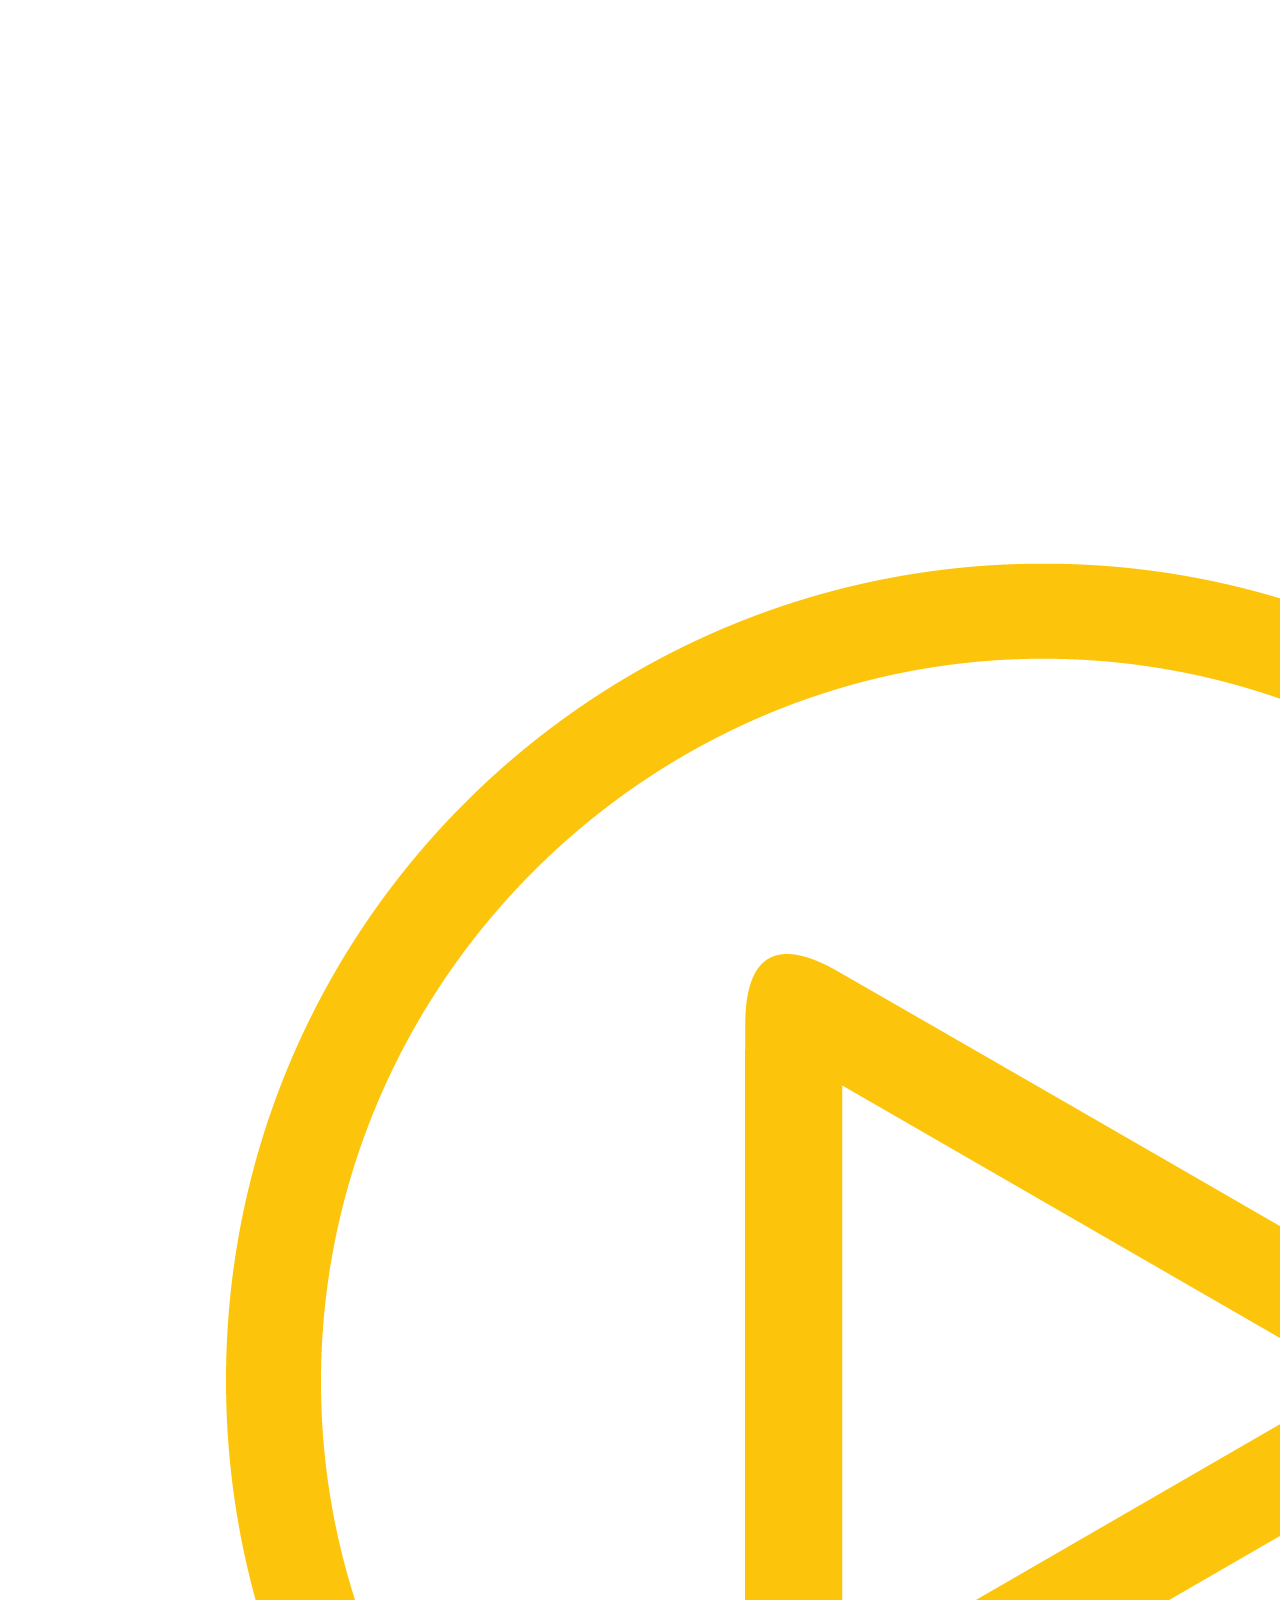
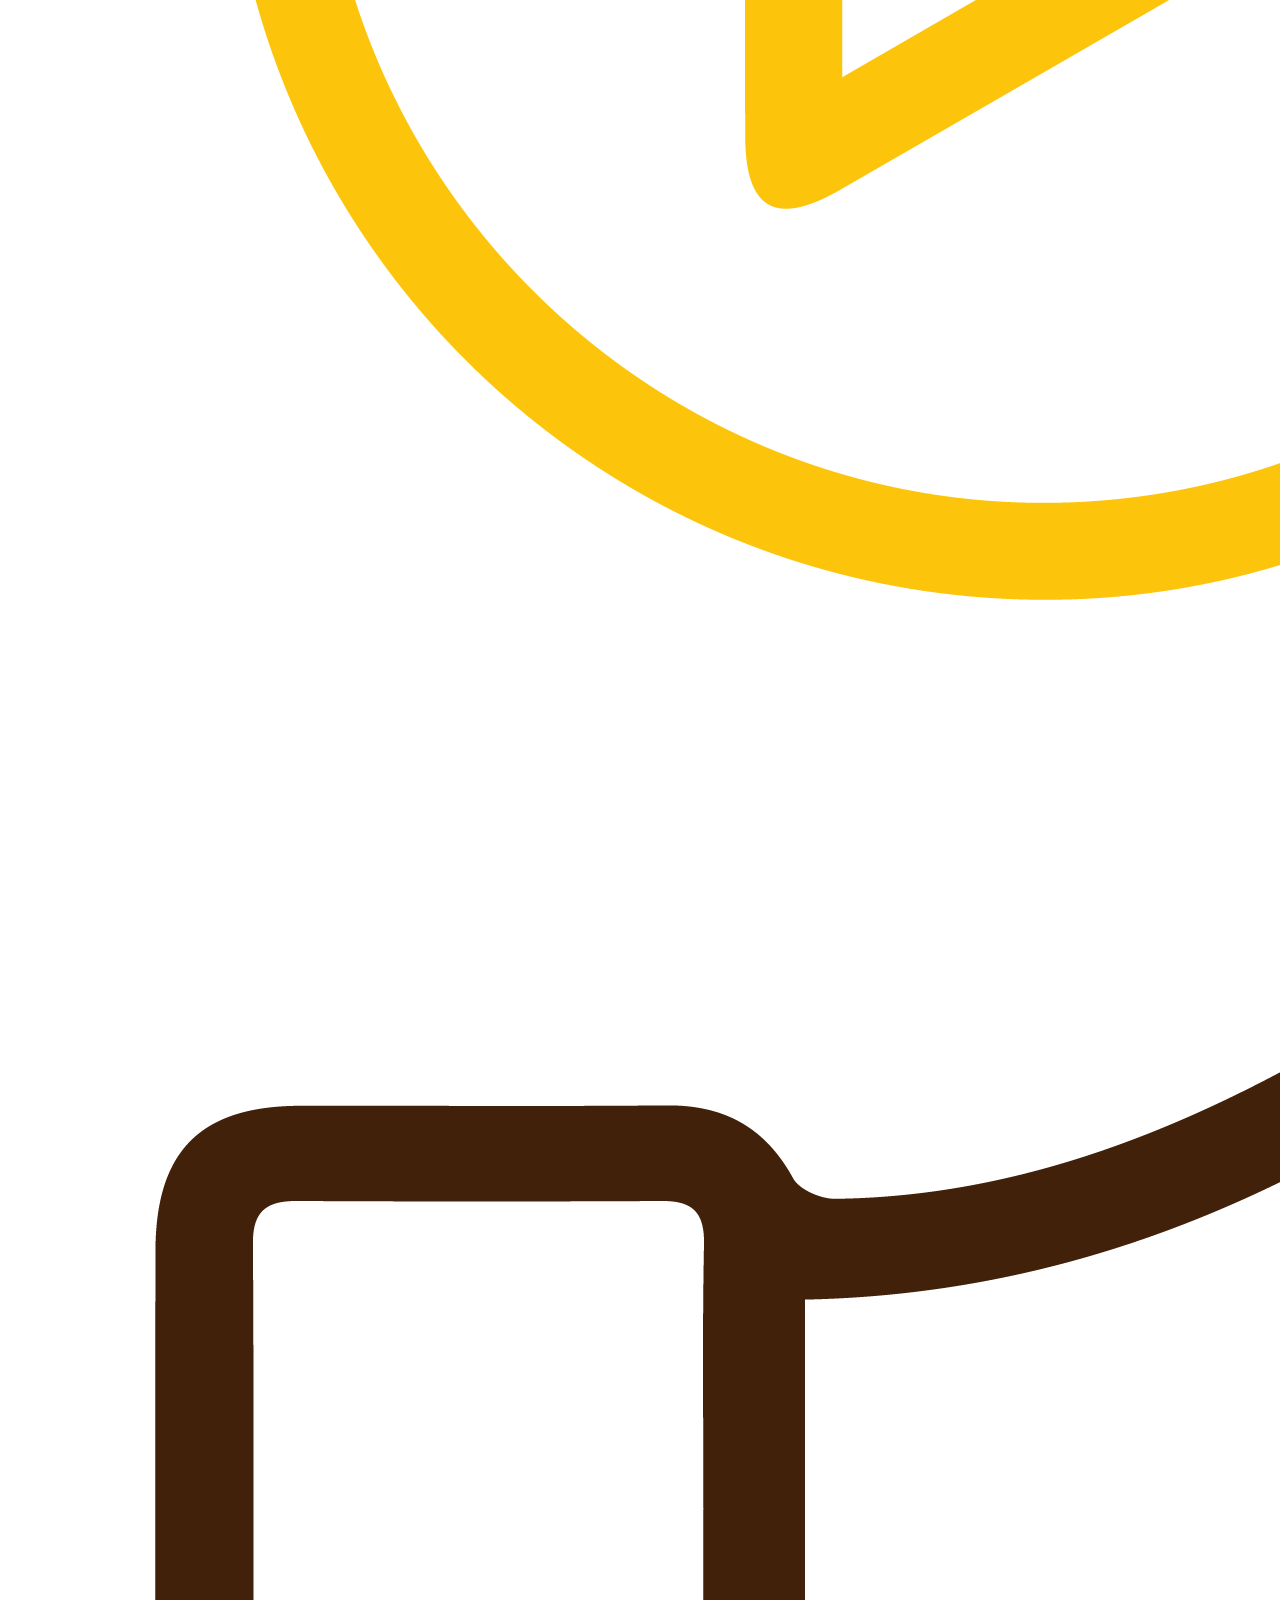
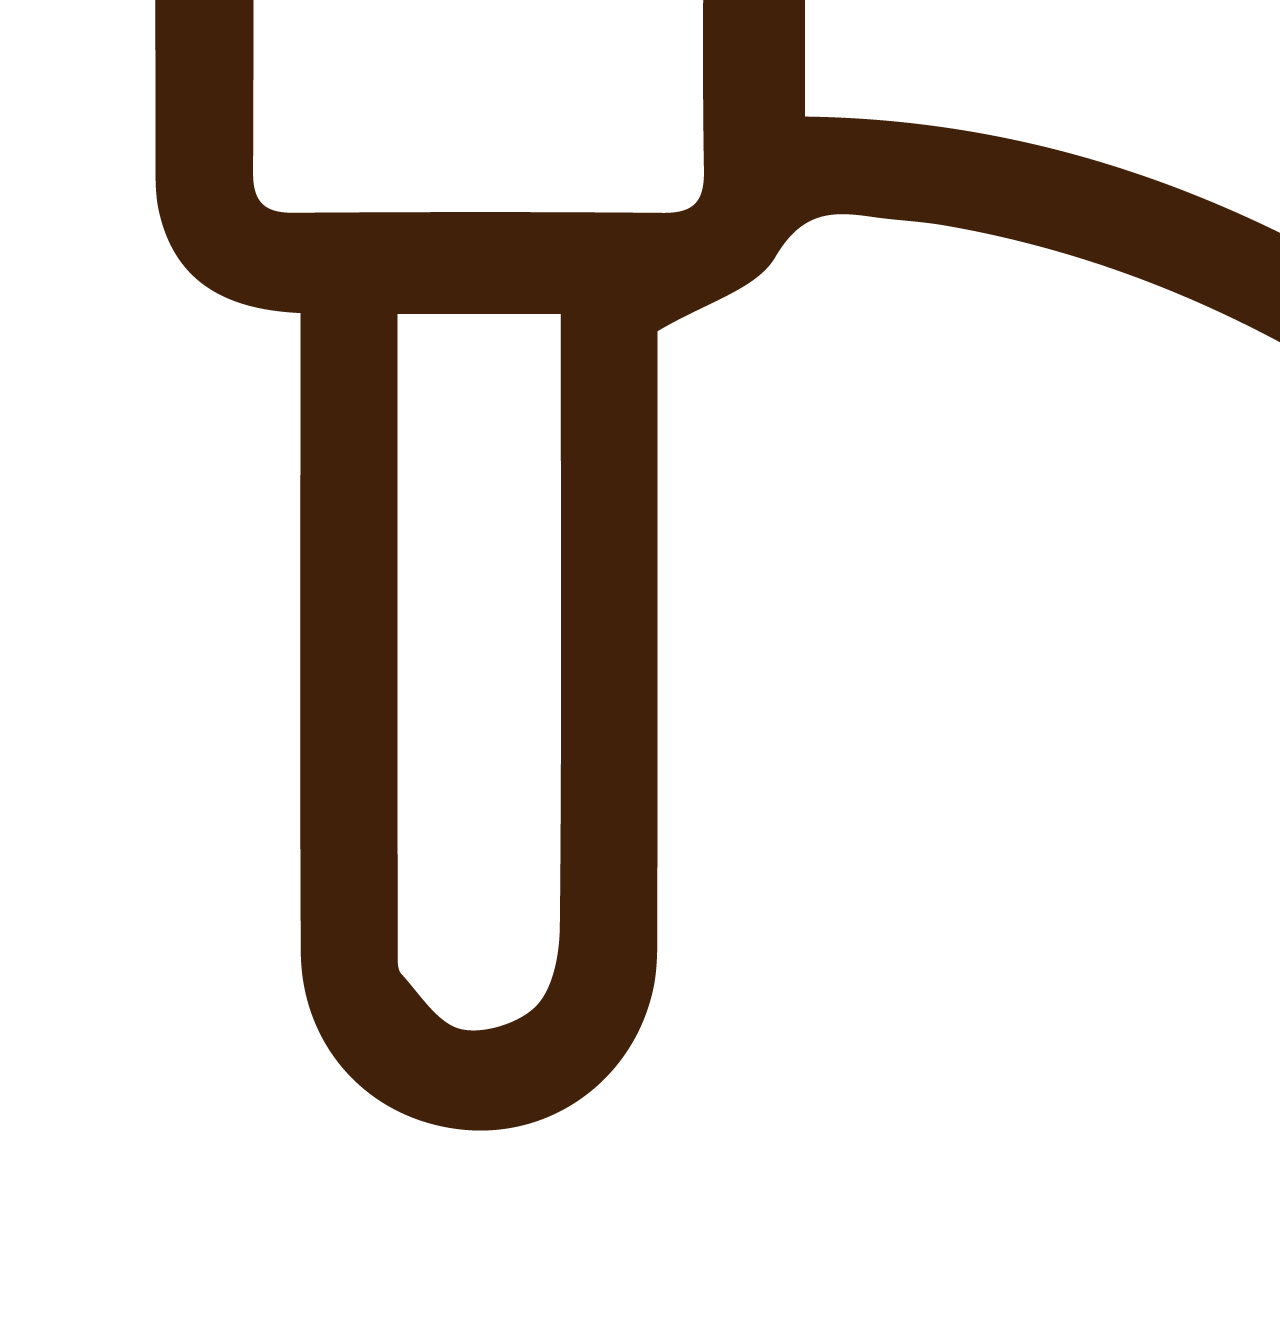
<file: new.html>
<!DOCTYPE html>
<html lang="en">
<head>
    <meta charset="UTF-8">
    <meta http-equiv="X-UA-Compatible" content="IE=edge">
    <meta name="viewport" content="width=device-width, initial-scale=1.0">
    <title>Document</title>
    <style>
      /*  Rollover image styles  */
      .figure {
        position: relative;
        width: 360px; /* can be omitted for a regular non-lazy image */
        max-width: 100%;
      }
      .figure img.image-hover {
        position: absolute;
        top: 0;
        right: 0;
        left: 0;
        bottom: 0;
        object-fit: contain;
        opacity: 0;
        transition: opacity .2s;
      }
      .figure:hover img.image-hover {
        opacity: 1;
      }
    </style>
</head>
<body>
    
    <div class="figure">
      <img class="Sirv image-main" src="./assets/images/Icons/Icons/Social Media Management-05.png" data-src="./assets/images/Icons/Icons/Social Media Management-05.png">
      <img class="Sirv image-hover" data-src="./assets/images/Icons/Icons/Social Media Management white-05.png">
    </div>
    <script src="https://scripts.sirv.com/sirvjs/v3/sirv.js"></script>
</body>
</html>
</file>
<file: assets/css/services.css>
a, a:hover, a:focus, a:active {
    text-decoration: none;
    outline: none;
}
ul {
    margin: 0;
    padding: 0;
    list-style: none;
}.bg-gray {
    background-color: transparent;
}

.site-heading h2 {
  display: block;
  font-weight: 700;
  margin-bottom: 10px;
  text-transform: uppercase;
}

.site-heading h2 span {
  color: #fcc50b ;
}

.site-heading h4 {
  display: inline-block;
  padding-bottom: 20px;
  position: relative;
  text-transform: capitalize;
  z-index: 1;
}

.site-heading h4::before {
  background: #fcc50b  none repeat scroll 0 0;
  bottom: 0;
  content: "";
  height: 2px;
  left: 50%;
  margin-left: -25px;
  position: absolute;
  width: 50px;
}

.site-heading {
  margin-bottom: 60px;
  overflow: hidden;
  margin-top: -5px;
}

.carousel-shadow .owl-stage-outer {
  margin: -15px -15px 0;
  padding: 15px;
}

.we-offer-area .our-offer-carousel .owl-dots .owl-dot span {
  background: #fff  none repeat scroll 0 0;
  border: 2px solid;
  height: 15px;
  margin: 0 5px;
  width: 15px;
}

.we-offer-area .our-offer-carousel .owl-dots .owl-dot.active span {
  background: #fcc50b  none repeat scroll 0 0;
  border-color: #fcc50b ;
}

.we-offer-area .item {
  border-radius: 20px;
  background: #fff  none repeat scroll 0 0;
  border-left: 2px solid #fcc50b ;
  -moz-box-shadow: 0 0 10px #cccccc;
  -webkit-box-shadow: 0 0 10px #cccccc;
  -o-box-shadow: 0 0 10px #cccccc;
  box-shadow: 0 0 10px #cccccc;
  overflow: hidden;
  padding: 30px;
  position: relative;
  height: 400px;
  width: 400px;
  z-index: 1;
}

.we-offer-area.text-center .item {
  background: #fff  none repeat scroll 0 0;
  border: medium none;
  /* padding: 67px 40px 64px; */
}

.we-offer-area.text-center .item i {
  background: #fcc50b  none repeat scroll 0 0;
  -webkit-border-radius: 50%;
  -moz-border-radius: 50%;
  border-radius: 50%;
  color: #fff ;
  font-size: 40px;
  height: 80px;
  line-height: 80px;
  position: relative;
  text-align: center;
  width: 80px;
  z-index: 1;
  transition: all 0.35s ease-in-out;
  -webkit-transition: all 0.35s ease-in-out;
  -moz-transition: all 0.35s ease-in-out;
  -ms-transition: all 0.35s ease-in-out;
  -o-transition: all 0.35s ease-in-out;
  margin-bottom: 25px;
}

.we-offer-area.text-center .item i::after {
  border: 2px solid #fcc50b ;
  -webkit-border-radius: 50%;
  -moz-border-radius: 50%;
  border-radius: 50%;
  content: "";
  height: 90px;
  left: -5px;
  position: absolute;
  top: -5px;
  width: 90px;
  z-index: -1;
  transition: all 0.35s ease-in-out;
  -webkit-transition: all 0.35s ease-in-out;
  -moz-transition: all 0.35s ease-in-out;
  -ms-transition: all 0.35s ease-in-out;
  -o-transition: all 0.35s ease-in-out;
}

.we-offer-area.item-border-less .item {
  border: medium none;
}

.we-offer-area .our-offer-items.less-carousel .equal-height {
  margin-bottom: 30px;
}

.we-offer-area.item-border-less .item .number {
  font-family: "Poppins",sans-serif;
  font-size: 50px;
  font-weight: 900;
  opacity: 0.1;
  position: absolute;
  right: 30px;
  top: 30px;
}

.our-offer-carousel.center-active .owl-item:nth-child(2n) .item,
.we-offer-area.center-active .single-item:nth-child(2n) .item {
  background: #fcc50b  none repeat scroll 0 0;
}

.our-offer-carousel.center-active .owl-item:nth-child(2n) .item i,
.our-offer-carousel.center-active .owl-item:nth-child(2n) .item h4,
.our-offer-carousel.center-active .owl-item:nth-child(2n) .item p,
.we-offer-area.center-active .single-item:nth-child(2n) .item i,
.we-offer-area.center-active .single-item:nth-child(2n) .item h4,
.we-offer-area.center-active .single-item:nth-child(2n) .item p {
  color: #fff ;
}

.we-offer-area .item i {
  color: #fcc50b ;
  display: inline-block;
  font-size: 60px;
  margin-bottom: 20px;
}

.we-offer-area .item h4 {
  font-weight: 600;
  text-transform: capitalize;
}

.we-offer-area .item p {
  margin: 0;
}

.we-offer-area .item i,
.we-offer-area .item h4,
.we-offer-area .item p {
  transition: all 0.35s ease-in-out;
  -webkit-transition: all 0.35s ease-in-out;
  -moz-transition: all 0.35s ease-in-out;
  -ms-transition: all 0.35s ease-in-out;
  -o-transition: all 0.35s ease-in-out;
}

.we-offer-area .item::after {
  background: #fcc50b  none repeat scroll 0 0;
  content: "";
  height: 100%;
  left: -100%;
  position: absolute;
  top: 0;
  transition: all 0.35s ease-in-out;
  -webkit-transition: all 0.35s ease-in-out;
  -moz-transition: all 0.35s ease-in-out;
  -ms-transition: all 0.35s ease-in-out;
  -o-transition: all 0.35s ease-in-out;
  width: 100%;
  z-index: -1;
}

.we-offer-area .item:hover::after {
  left: 0;
}

.we-offer-area .item:hover i,
.we-offer-area .item:hover h4,
.we-offer-area .item:hover p {
  color: #fff  !important;
}

.we-offer-area.text-center .item:hover i::after {
  border-color: #fff  !important;
}

.we-offer-area.text-center .item:hover i {
  background-color: #fff  !important;
  color: #fcc50b  !important;
}

.we-offer-area.text-left .item i {
  background: #fcc50b  none repeat scroll 0 0;
  -webkit-border-radius: 50%;
  -moz-border-radius: 50%;
  border-radius: 50%;
  color: #fff ;
  display: inline-block;
  font-size: 60px;
  height: 100px;
  line-height: 100px;
  margin-bottom: 30px;
  position: relative;
  width: 100px;
  z-index: 1;
  text-align: center;
}

.we-offer-area.text-left .item i::after {
  border: 2px solid #fcc50b ;
  -webkit-border-radius: 50%;
  -moz-border-radius: 50%;
  border-radius: 50%;
  content: "";
  height: 120px;
  left: -10px;
  position: absolute;
  top: -10px;
  width: 120px;
}


.item2 {
    transform: translate(-837px, 0px);
}
.item3 {
    transform: translate(9px, 0px);
}

.item8 {
  transform: translate(-979px, 0px);
}



.item7 {
	transform: translate(-1038px, 0px);
}

.item1 {
	transform: translate(123px, 0px);
}

.item4 {
  transform: translate(210px, 0px);
}

.item9 {
  transform: translate(-248px, 0px);
}
.item5 {
  transform: translate(-450px, 0px);
}

.item6 {
  transform: translate(-52px, 0px);
}
</file>
<file: assets/css/vendors/splitting.css>
/* Recommended styles for Splitting */
.splitting .word,
.splitting .char {
  display: inline-block;
}

/* Psuedo-element chars */
.splitting .char {
  position: relative;
}

/**
 * Populate the psuedo elements with the character to allow for expanded effects
 * Set to `display: none` by default; just add `display: block` when you want
 * to use the psuedo elements
 */
.splitting .char::before,
.splitting .char::after {
  content: attr(data-char);
  position: absolute;
  top: 0;
  left: 0;
  visibility: hidden;
  transition: inherit;
  user-select: none;
}

/* Expanded CSS Variables */

.splitting {
  /* The center word index */
  --word-center: calc((var(--word-total) - 1) / 2);

  /* The center character index */
  --char-center: calc((var(--char-total) - 1) / 2);

  /* The center character index */
  --line-center: calc((var(--line-total) - 1) / 2);
}

.splitting .word {
  /* Pecent (0-1) of the word's position */
  --word-percent: calc(var(--word-index) / var(--word-total));

  /* Pecent (0-1) of the line's position */
  --line-percent: calc(var(--line-index) / var(--line-total));
}

.splitting .char {
  /* Percent (0-1) of the char's position */
  --char-percent: calc(var(--char-index) / var(--char-total));

  /* Offset from center, positive & negative */
  --char-offset: calc(var(--char-index) - var(--char-center));

  /* Absolute distance from center, only positive */
  --distance: calc(
     (var(--char-offset) * var(--char-offset)) / var(--char-center)
  );

  /* Distance from center where -1 is the far left, 0 is center, 1 is far right */
  --distance-sine: calc(var(--char-offset) / var(--char-center));

  /* Distance from center where 1 is far left/far right, 0 is center */
  --distance-percent: calc((var(--distance) / var(--char-center)));
}

.splitting.cells img { width: 100%; display: block; }

@supports ( display: grid ) {
  .splitting.cells {
    position: relative;
    overflow: hidden;
    background-size: cover;
    visibility: hidden;
  }

  .splitting .cell-grid {
    background: inherit;
    position: absolute;
    top: 0;
    left: 0;
    width: 100%;
    height: 100%;
    display: grid;
    grid-template: repeat( var(--row-total), 1fr ) / repeat( var(--col-total), 1fr );
  }

  .splitting .cell {
    background: inherit;
    position: relative;
    overflow: hidden;
  }

  .splitting .cell-inner {
    background: inherit;
    position: absolute;
    visibility: visible;
    /* Size to fit the whole container size */
    width: calc(100% * var(--col-total));
    height: calc(100% * var(--row-total));
    /* Position properly */
    left: calc(-100% * var(--col-index));
    top: calc(-100% * var(--row-index));
  }

  /* Helper variables for advanced effects */
  .splitting .cell {
    --center-x: calc((var(--col-total) - 1) / 2);
    --center-y: calc((var(--row-total) - 1) / 2);

    /* Offset from center, positive & negative */
    --offset-x: calc(var(--col-index) - var(--center-x));
    --offset-y: calc(var(--row-index) - var(--center-y));

    /* Absolute distance from center, only positive */
    --distance-x: calc( (var(--offset-x) * var(--offset-x)) / var(--center-x) );

    /* Absolute distance from center, only positive */
    --distance-y: calc( (var(--offset-y) * var(--offset-y)) / var(--center-y) );
  }
}
</file>
<file: assets/css/main.css>
/* TABLE OF CONTENTS
	- Base Styles
	|--Typography
	|--Alignment
	|--Wrapper
	|--Breadcrumbs
	|--Preloader
	|--Cursor
	|--Swiper
	|--Animations
	- Header
	- Footer
	- Sections
	|--Section Started Heading
	|--Section Hero Started
	|--Section Profile
	|--Section Resume
	|--Section Services
	|--Section Works
	|--Section Pricing
	|--Section Testimonials
	|--Section Blog
	|--Section Contacts
	|--Section Project Details
	|--Section Image Large
	|--Section Video Large
	|--Section Navigation
	|--Section Archive
	|--Section Sidebar
	- Responsive
*/


/**
* Base Styles
**/

* {
	outline: none;
	box-sizing: border-box;
	-webkit-box-sizing: border-box;
}

::-webkit-input-placeholder {
	color: rgba(255, 255, 255, 0.5);
}

::-moz-placeholder {
	color: rgba(255, 255, 255, 0.5);
}

:-moz-placeholder {
	color: rgba(255, 255, 255, 0.5);
}

:-ms-input-placeholder {
	color: rgba(255, 255, 255, 0.5);
}

html,
body {
	margin: 0;
	padding: 0;
	height: auto !important;
	font-size: 20px;
	color: #fff;
	font-family: "Rubik", sans-serif;
	font-weight: 300;
	line-height: 1.5;
	-webkit-font-smoothing: antialiased;
	-webkit-text-size-adjust: 100%;
}

body {
	background: url(/assets/images/bg-vector/bg.png);
}

body.no-scroll {
	overflow: hidden;
}

body,
.hero-started:before,
.section-bg {
	transition: background 0.7s cubic-bezier(0.3, 0, 0.3, 1);
	-webkit-transition: background 0.7s cubic-bezier(0.3, 0, 0.3, 1);
}

a {
	color: #fcc50b;
	text-decoration: none;
	cursor: pointer;
	outline: none;
	transition: all 0.7s cubic-bezier(0.3, 0, 0.3, 1);
	-webkit-transition: all 0.7s cubic-bezier(0.3, 0, 0.3, 1);
}

a:link {
	color: #fcc50b;
}

a:active {
	color: #fcc50b;
}

a:visited {
	color: #fcc50b;
}

a:hover {
	text-decoration: underline;
}

a img {
	border: none;
}

img {
	max-width: 100%;
}

input,
textarea,
button {
	font-family: "Rubik";
}

label {
	cursor: pointer;
}

iframe {
	max-width: 100%;
}

.comment-form-cookies-consent input {
	margin-right: 10px;
	position: relative;
	top: 7px;
}

.comment-form-cookies-consent label {
	display: inline-block;
	vertical-align: top;
}

.clear {
	clear: both;
}

strong {
	font-weight: 700;
}

.vertical-line {
	border-left: 1px solid #fff;
}

.row.row-custom .col-xs-12 {
	padding: 60px;
}

.fw-row {
	display: flex;
}

.fw-row .fw-col-left {
	width: 25%;
	padding-top: 60px;
	padding-bottom: 60px;
	padding-right: 60px;
	text-align: right;
}

.fw-row .fw-col-right {
	padding-top: 60px;
	padding-bottom: 60px;
	padding-left: 60px;
	width: 75%;
	border-left: 1px solid #fff;
}


/* - Typography */

h1,
h2,
h3,
h4,
h5 {
	font-weight: 400;
	font-family: "Sorts Mill Goudy";
	margin: 0;
	margin-top: 30px;
	margin-bottom: 30px;
	color: #FFF;
	line-height: 1.3;
}

h1 {
	font-size: 49px;
}

h2 {
	font-size: 49px;
}

h3 {
	font-size: 39px;
}

h4 {
	font-size: 29px;
}

h5 {
	font-size: 24px;
}

h6 {
	font-weight: 300;
	font-size: 20px;
}

.post-content h1,
.post-content h2,
.post-content h3,
.post-content h4,
.post-content h5,
.post-content h6 {
	font-weight: 700;
	font-family: "Rubik";
	margin: 0;
	margin-top: 50px;
	margin-bottom: 30px;
	color: #FFF;
	line-height: 1.3;
}

.post-content h1 {
	font-size: 48px;
}

.post-content h2 {
	font-size: 44px;
}

.post-content h3 {
	font-size: 40px;
}

.post-content h4 {
	font-size: 36px;
}

.post-content h5 {
	font-size: 32px;
}

.post-content h6 {
	font-size: 28px;
}

p {
	padding: 0;
	margin: 230px 0;
	color: #000;
	font-weight: 400;
	transform: translate(0px, 170px);
}

strong {
	font-weight: 700;
}

@media screen and (max-width: 720px) {
	h1 {
		font-size: 30px;
	}

	.h2-title-size {
		font-size: 40px !important;
	}

	h2 {
		font-size: 25px;
	}

	h3 {
		font-size: 22px;
	}

	h4 {
		font-size: 19px;
	}

	h5 {
		font-size: 16px;
	}

	h6 {
		font-size: 14px;
	}
}

a.lnk,
.lnk {
	display: inline-block;
	vertical-align: top;
	font-size: 18px;
	color: #fcc50b;
	font-weight: 700;
	text-decoration: none;
	transition: all 0.7s cubic-bezier(0.3, 0, 0.3, 1);
	-webkit-transition: all 0.7s cubic-bezier(0.3, 0, 0.3, 1);
}

a.btn,
.btn,
a.btn-link,
.btn-link,
/* button, */
input[type="submit"] {
	padding: 0 65px;
	position: relative;
	overflow: hidden;
	display: inline-block;
	vertical-align: top;
	font-size: 18px;
	color: #FFF;
	font-weight: 700;
	height: 60px;
	line-height: 58px;
	text-align: center;
	text-decoration: none;
	border: 1px solid #fcc50b;
	outline: none !important;
	box-shadow: none !important;
	cursor: pointer;
	border-radius: 6px;
	-webkit-border-radius: 6px;
	transition: all 0.7s cubic-bezier(0.3, 0, 0.3, 1);
	-webkit-transition: all 0.7s cubic-bezier(0.3, 0, 0.3, 1);
}

/* button, */
input[type="submit"] {
	color: #FFF;
	background: #fcc50b;
	outline: none;
	cursor: pointer;
}

/* button:before  */
a.btn:before,
.btn:before,
a.btn-link:before,
.btn-link:before {
	content: '';
	position: absolute;
	left: -10%;
	top: -50%;
	width: 120%;
	height: 120%;
	background: #fcc50b;
	transition: all 0.7s cubic-bezier(0.3, 0, 0.3, 1);
	-webkit-transition: all 0.7s cubic-bezier(0.3, 0, 0.3, 1);
	transform: translate3d(0, -100%, 0) skew(-10deg, -10deg);
	-webkit-transform: translate3d(0, -100%, 0) skew(-10deg, -10deg);
	z-index: -1;
}

a.btn:hover,
.btn:hover,
a.btn-link:hover,
.btn-link:hover {
	color: #FFF;
}

a.btn:hover:before,
.btn:hover:before,
a.btn-link:hover:before,
.btn-link:hover:before {
	top: -20%;
	transform: translate3d(0, 0, 0) skew(0deg);
	-webkit-transform: translate3d(0, 0, 0) skew(0deg);
}

input[type="text"],
input[type="email"],
input[type="search"],
input[type="password"],
input[type="tel"],
input[type="address"],
input[type="number"],
textarea {
	position: relative;
	padding: 0 30px;
	display: block;
	width: 100%;
	height: 70px;
	font-family: "Rubik";
	font-size: 20px;
	color: #FFF;
	resize: none;
	outline: 0;
	font-weight: 300;
	background: none;
	border: 1px solid #fff;
	border-radius: 4px;
	-moz-border-radius: 4px;
	-webkit-border-radius: 4px;
	-khtml-border-radius: 4px;
	transition: all 0.7s cubic-bezier(0.3, 0, 0.3, 1);
	-moz-transition: all 0.7s cubic-bezier(0.3, 0, 0.3, 1);
	-webkit-transition: all 0.7s cubic-bezier(0.3, 0, 0.3, 1);
	-o-transition: all 0.7s cubic-bezier(0.3, 0, 0.3, 1);
}

input:focus,
textarea:focus {
	border-color: #FFF;
	color: #FFF;
}

textarea {
	height: 260px;
	padding-top: 20px;
	padding-bottom: 20px;
	resize: none;
}

label,
legend {
	display: block;
	padding-bottom: 20px;
	font-family: "Rubik";
	font-size: 20px;
}

fieldset {
	border-width: 0;
	padding: 0;
}

input[type="checkbox"],
input[type="radio"] {
	display: inline;
}

label.error {
	padding-top: 10px;
	padding-bottom: 0 !important;
	font-family: "Rubik";
	font-size: 14px;
	color: red;
	display: none;
}

ul {
	list-style: none;
	margin-top: 41px;
	margin-bottom: 30px;
	padding-left: 0px;
	list-style-position: inside;
	font-size: 30px;
	transform: translate(-50px, 0px);
}

ol {
	list-style: decimal;
	margin-top: 30px;
	margin-bottom: 30px;
	padding-left: 0px;
	list-style-position: inside;
}

ul ul,
ol ol,
ul ol,
ol ul {
	margin-top: 15px;
	margin-bottom: 15px;
	margin-left: 15px;
}

code {
	padding: 0 4px;
	font-size: 14px;
	font-style: italic;
	text-decoration: none;
	display: inline-block;
	vertical-align: middle;
	overflow: auto;
	max-width: 100%;
	white-space: nowrap;
}

pre {
	margin: 30px 0;
	padding: 0;
	max-width: 100%;
	overflow: auto;
	white-space: pre;
	font-size: 14px;
}

mark,
ins {
	text-decoration: none;
}

dt {
	margin-bottom: 5px;
	font-weight: 700;
}

dd {
	margin-top: 0;
	margin-bottom: 30px;
	margin-left: 30px;
}

.block-quote,
blockquote {
	position: relative;
	margin: 50px 0 50px 50px;
	padding: 65px 50px 0 50px;
	font-family: "Rubik";
	font-size: 22px;
	line-height: 1.3;
	color: #bdc1c7;
	font-weight: 300;
	border-left: 1px solid #fff;
}

.block-quote:before,
blockquote:before,
.block-quote:before {
	content: '';
	position: absolute;
	top: 0;
	left: 50px;
	width: 58px;
	height: 44px;
	background: url(../images/quote.svg) no-repeat;
	background-size: contain;
}

body.light-skin .block-quote:before,
body.light-skin blockquote:before,
body.light-skin .block-quote:before {
	filter: invert(1);
}

.block-quote p,
blockquote p,
.block-quote p {
	font-size: 22px;
	margin-bottom: 0;
	font-style: normal;
}

@media only screen and (max-width: 576px) {

	.block-quote,
	blockquote,
	.block-quote {
		font-size: 20px;
		margin: 20px 0;
	}

	.block-quote p,
	blockquote p,
	.block-quote p {
		font-size: 20px;
	}

	.block-quote p br,
	blockquote p br,
	.block-quote p br {
		display: none;
	}
}

.block-quote cite,
blockquote cite,
.block-quote cite {
	font-family: "Sorts Mill Goudy";
	font-size: 16px;
	font-style: normal;
	display: block;
	margin-top: 15px;
	position: relative;
	text-align: left;
	font-weight: 300;
}

.block-quote cite em,
blockquote cite em,
.block-quote cite em {
	font-style: normal;
}

.block-quote.has-background blockquote,
blockquote.has-background blockquote {
	padding: 20px 0;
}

.block-quote.has-background:before,
blockquote.has-background:before {
	left: 10px;
	top: 10px;
}

.block-quote.has-text-align-right::before,
blockquote.has-text-align-right::before {
	left: auto;
	right: 50px;
}

.block-quote.has-text-align-right cite,
blockquote.has-text-align-right cite {
	text-align: right;
}

.block-quote cite br,
blockquote cite br {
	display: none;
}

.bypostauthor {
	border-top: none;
}

.post-content .has-medium-font-size {
	line-height: 1.6;
}

.post-content .has-large-font-size {
	line-height: 1.4;
}

input[type=checkbox],
input[type=radio] {
	display: inline-block;
	vertical-align: top;
}

.blocks-gallery-caption {
	margin-bottom: 2rem;
}

select,
.custom-select {
	background-color: transparent;
	border: 1px solid #91959b;
	border-radius: 6px;
	-webkit-box-shadow: none;
	box-shadow: none;
	color: #FFF;
	line-height: 1;
	height: 48px;
	padding: 0 20px;
	position: relative;
	width: 100%;
	-webkit-appearance: none;
	-moz-appearance: none;
	appearance: none;
	font-size: 18px;
}

select,
.custom-select {
	background: url(../images/caret-down.svg) no-repeat right 20px center/12px 12px;
}

.post-content .gallery {
	margin: 0 -15px;
	font-size: 0;
}

.post-content .gallery .gallery-item {
	padding: 15px;
	display: inline-block;
	vertical-align: top;
	width: 33.333%;
	text-align: center;
}

.post-content .gallery.gallery-columns-1 .gallery-item {
	width: 100%;
}

.post-content .gallery.gallery-columns-2 .gallery-item {
	width: 50%;
}

.post-content .gallery.gallery-columns-3 .gallery-item {
	width: 33.333%;
}

.post-content .gallery.gallery-columns-4 .gallery-item {
	width: 25%;
}

.post-content .gallery.gallery-columns-5 .gallery-item {
	width: 20%;
}

hr {
	border-top: 1px solid #8d99a7;
}


/* - Alignment */

.align-center {
	text-align: center !important;
}

.align-right {
	text-align: right !important;
}

.align-left {
	text-align: left !important;
}

.pull-right {
	float: right !important;
}

.pull-left {
	float: left !important;
}

.pull-none {
	float: none !important;
}

.alignright {
	margin-left: 30px;
	margin-bottom: 30px;
	float: right;
	max-width: 50%;
}

.alignleft {
	margin-right: 30px;
	margin-bottom: 30px;
	float: left;
	max-width: 50%;
}

.aligncenter {
	margin-left: auto;
	margin-right: auto;
	display: block;
}

.full-width {
	max-width: 100%;
	width: 100%;
}

.full-max-width {
	max-width: 100%;
	width: auto;
}

.centrize {
	display: table;
	table-layout: fixed;
	height: 100%;
	position: relative;
	top: 0;
	left: 0;
	z-index: 2;
}

.vertical-center {
	display: table-cell;
	vertical-align: middle;
}

.text-uppercase {
	text-transform: uppercase !important;
}

.text-lowercase {
	text-transform: lowercase !important;
}

.text-capitalize {
	text-transform: capitalize !important;
}

.text-regular {
	font-weight: 400 !important;
}

.text-bold {
	font-weight: 700 !important;
}

.text-italic {
	font-style: italic !important;
}

.alert-success {
	color: #FFF;
	background: transparent;
	border: none;
}


/* - Wrapper */

.container-page {
	position: relative;
	overflow: hidden;
	min-height: 50vh;
}

.wrapper,
.container {
	position: relative;
}

.container {
	margin: 0 auto;
	max-width: 1170px;
}

.section {
	padding: 180px 0;
}


/* - Breadcrumbs */

.breadcrumbs {
	position: relative;
	margin-top: 0;
	margin-bottom: 40px;
	font-size: 0;
	float: left;
	z-index: 2;
}

.breadcrumbs a,
.breadcrumbs span {
	position: relative;
	display: inline-block;
	vertical-align: top;
	font-size: 16px;
	line-height: 19px;
	color: #222;
	text-decoration: none;
}

.breadcrumbs a {
	color: #1979D5;
	text-decoration: none;
}

.breadcrumbs a:hover {
	text-decoration: underline;
}


/* - Preloader */

.preloader {
	position: fixed;
	top: 0;
	left: 0;
	width: 100%;
	height: 0%;
	text-align: center;
	z-index: 1000;
	background-color: #000;
}

.preloader .centrize {
	height: 100vh;
}

.preloader:before {
	content: '';
	position: absolute;
	left: -10vw;
	top: -20vh;
	width: 120vw;
	height: 120vh;
	background: #181e27;
}

.preloader .spinner {
	display: inline-block;
	width: 15px;
	height: 15px;
	background: #fcc50b;
	border-radius: 15px;
	-webkit-animation: spinner 0.75s cubic-bezier(0.17, 0.37, 0.43, 0.67) infinite;
	animation: spinner 0.75s cubic-bezier(0.17, 0.37, 0.43, 0.67) infinite;
}

.preloader .spinner-logo {
	position: relative;
	margin: 0 auto;
	width: 88px;
	font-size: 0;
	transform: scale(2);
}

.preloader .spinner-logo img {
	margin-bottom: 30px;
	max-width: 100%;
}

.preloader .spinner.spinner-line {
	position: absolute;
	left: 0;
	bottom: 0;
	width: 100%;
	height: 2px;
	background: #fcc50b;
	border-radius: 0;
	-webkit-animation: spinnerline 1s cubic-bezier(0.17, 0.37, 0.43, 0.67) infinite;
	animation: spinnerline 1s cubic-bezier(0.17, 0.37, 0.43, 0.67) infinite;
}

.preloader .spinner-dot {
	position: absolute;
	left: 0;
	bottom: 0;
	width: 100%;
	height: 2px;
	background: rgba(255, 255, 255, 0.2);
	border-radius: 0;
}

.preloader.loaded:before {
	-webkit-animation: preloader 0.75s cubic-bezier(0.3, 0, 0.3, 1) forwards;
	animation: preloader 0.75s cubic-bezier(0.3, 0, 0.3, 1) forwards;
}

@-webkit-keyframes preloader {
	0% {
		-webkit-transform: translate3d(0, 0, 0) skew(-10deg, -10deg);
		transform: translate3d(0, 0, 0) skew(-10deg, -10deg);
	}

	100% {
		-webkit-transform: translate3d(0, -100%, 0) skew(0deg);
		transform: translate3d(0, -100%, 0) skew(0deg);
	}
}

@-webkit-keyframes spinner {
	0% {
		width: 15px;
	}

	50% {
		width: 50px;
	}

	100% {
		width: 15px;
	}
}

@keyframes spinner {
	0% {
		width: 15px;
	}

	50% {
		width: 50px;
	}

	100% {
		width: 15px;
	}
}

@-webkit-keyframes spinnerline {
	0% {
		width: 0;
		left: 0;
		right: auto;
	}

	50% {
		width: 100%;
		left: 0;
		right: auto;
	}

	51% {
		width: 100%;
		left: auto;
		right: 0;
	}

	100% {
		width: 0;
		left: auto;
		right: 0;
	}
}

@keyframes spinnerline {
	0% {
		width: 0;
		left: 0;
		right: auto;
	}

	50% {
		width: 100%;
		left: 0;
		right: auto;
	}

	51% {
		width: 100%;
		left: auto;
		right: 0;
	}

	100% {
		width: 0;
		left: auto;
		right: 0;
	}
}


/* - Cursor */

.cursor {
	position: fixed;
	top: 0;
	left: 0;
	width: 30px;
	height: 30px;
	opacity: 1;
	background: rgba(255, 255, 255, 0.25);
	box-shadow: 0 0 12px black;
	border: 1px solid #000;
	-o-transition: width 0.3s cubic-bezier(0.3, 0, 0.3, 1), height 0.3s cubic-bezier(0.3, 0, 0.3, 1), background 0.3s cubic-bezier(0.3, 0, 0.3, 1), margin 0.3s cubic-bezier(0.3, 0, 0.3, 1), opacity 0.7s cubic-bezier(0.3, 0, 0.3, 1);
	transition: width 0.3s cubic-bezier(0.3, 0, 0.3, 1), height 0.3s cubic-bezier(0.3, 0, 0.3, 1), background 0.3s cubic-bezier(0.3, 0, 0.3, 1), margin 0.3s cubic-bezier(0.3, 0, 0.3, 1), opacity 0.7s cubic-bezier(0.3, 0, 0.3, 1);
	-webkit-transition: width 0.3s cubic-bezier(0.3, 0, 0.3, 1), height 0.3s cubic-bezier(0.3, 0, 0.3, 1), background 0.3s cubic-bezier(0.3, 0, 0.3, 1), margin 0.3s cubic-bezier(0.3, 0, 0.3, 1), opacity 0.7s cubic-bezier(0.3, 0, 0.3, 1);
	z-index: 999;
	pointer-events: none;
	border-radius: 100%;
	-moz-border-radius: 100%;
	-webkit-border-radius: 100%;
	-khtml-border-radius: 100%;
}

.cursor.cursor-zoom {
	margin-top: -25px;
	margin-left: -25px;
	width: 80px;
	height: 80px;
	background: rgba(255, 255, 255, 0);
	border-color: rgba(255, 255, 255, 0.5);
	box-shadow: 0 0 12px black;
}


/* - Swiper */

.swiper-container {
	width: 100%;
	height: 100%;
}

.swiper-slide {
	display: -webkit-box;
	display: -ms-flexbox;
	display: flex;
	-webkit-box-pack: center;
	-ms-flex-pack: center;
	justify-content: center;
	-webkit-box-align: center;
	-ms-flex-align: center;
	align-items: center;
}

.swiper-button-prev.swiper-button-disabled,
.swiper-button-next.swiper-button-disabled {
	pointer-events: none !important;
}


/* - Animations */

.splitting-text-anim-1 .char,
.splitting-text-anim-1 .word,
.splitting-text-anim-1 .line,
.splitting-text-anim-2 .char,
.splitting-text-anim-2 .word,
.splitting-text-anim-2 .line {
	-webkit-transition: opacity 0.3s linear, color 0.3s linear, -webkit-transform 0.3s cubic-bezier(0.3, 0, 0.3, 1);
	transition: opacity 0.3s linear, color 0.3s linear, -webkit-transform 0.3s cubic-bezier(0.3, 0, 0.3, 1);
	-o-transition: transform 0.3s cubic-bezier(0.3, 0, 0.3, 1), opacity 0.3s linear, color 0.3s linear;
	transition: transform 0.3s cubic-bezier(0.3, 0, 0.3, 1), opacity 0.3s linear, color 0.3s linear;
	transition: transform 0.3s cubic-bezier(0.3, 0, 0.3, 1), opacity 0.3s linear, color 0.3s linear, -webkit-transform 0.3s cubic-bezier(0.3, 0, 0.3, 1);
	-webkit-transform: translate(0, 10px);
	-ms-transform: translate(0, 10px);
	transform: translate(0, 10px);
	opacity: 0;
}

.splitting-text-anim-1.animate__active .char,
.splitting-text-anim-1.animate__active .word,
.splitting-text-anim-1.animate__active .line,
.splitting-text-anim-2.animate__active .char,
.splitting-text-anim-2.animate__active .word,
.splitting-text-anim-2.animate__active .line {
	-webkit-transform: translate(0, 0);
	-ms-transform: translate(0, 0);
	transform: translate(0, 0);
	opacity: 1;
}

.splitting-text-anim-1 .char {
	-webkit-transition-delay: calc(50ms * var(--char-index));
	-o-transition-delay: calc(50ms * var(--char-index));
	transition-delay: calc(50ms * var(--char-index));
}

.splitting-text-anim-1 .word {
	-webkit-transition-delay: calc(50ms * var(--word-index));
	-o-transition-delay: calc(50ms * var(--word-index));
	transition-delay: calc(50ms * var(--word-index));
}

.splitting-text-anim-1 .line {
	-webkit-transition-delay: calc(50ms * var(--line-index));
	-o-transition-delay: calc(50ms * var(--line-index));
	transition-delay: calc(50ms * var(--line-index));
}

.splitting-text-anim-2 .char {
	-webkit-transition-delay: calc(30ms * var(--char-index));
	-o-transition-delay: calc(30ms * var(--char-index));
	transition-delay: calc(30ms * var(--char-index));
}

.splitting-text-anim-2 .word {
	-webkit-transition-delay: calc(30ms * var(--word-index));
	-o-transition-delay: calc(30ms * var(--word-index));
	transition-delay: calc(30ms * var(--word-index));
}

.splitting-text-anim-2 .line {
	-webkit-transition-delay: calc(30ms * var(--line-index));
	-o-transition-delay: calc(30ms * var(--line-index));
	transition-delay: calc(30ms * var(--line-index));
}

.scrolla-element-anim-1 {
	-webkit-transition: opacity 0.4s linear, color 0.3s linear, -webkit-transform 0.7s cubic-bezier(0.3, 0, 0.3, 1);
	transition: opacity 0.4s linear, color 0.3s linear, -webkit-transform 0.7s cubic-bezier(0.3, 0, 0.3, 1);
	-o-transition: transform 0.7s cubic-bezier(0.3, 0, 0.3, 1), opacity 0.4s linear, color 0.3s linear;
	transition: transform 0.7s cubic-bezier(0.3, 0, 0.3, 1), opacity 0.4s linear, color 0.3s linear;
	transition: transform 0.7s cubic-bezier(0.3, 0, 0.3, 1), opacity 0.4s linear, color 0.3s linear, -webkit-transform 0.7s cubic-bezier(0.3, 0, 0.3, 1);
	-webkit-transform: translate(0, 20px);
	-ms-transform: translate(0, 20px);
	transform: translate(0, 20px);
	opacity: 0;
	-webkit-transition-delay: 50ms;
	-o-transition-delay: 50ms;
	transition-delay: 50ms;
}

.scrolla-element-anim-1.animate__active,
.animate-active .scrolla-element-anim-1 {
	-webkit-transform: translate(0, 0);
	-ms-transform: translate(0, 0);
	transform: translate(0, 0);
	opacity: 1;
}

.animate-active .splitting-text-anim-1 .char,
.animate-active .splitting-text-anim-1 .word,
.animate-active .splitting-text-anim-1 .line,
.animate-active .splitting-text-anim-2 .char,
.animate-active .splitting-text-anim-2 .word,
.animate-active .splitting-text-anim-2 .line {
	-webkit-transform: translate(0, 0) scale(1);
	-ms-transform: translate(0, 0) scale(1);
	transform: translate(0, 0) scale(1);
	opacity: 1;
}

.section-parallax-1 .pafter {
	content: '';
	position: absolute;
	right: -41px;
	bottom: 0;
	width: 411px;
	height: 600px;
	background: url(../images/parallax_1.svg);
	pointer-events: none;
}

.section-parallax-1 .pafter div div {
	background-size: 411px 538px !important;
}

.section-parallax-1 .pbefore {
	content: '';
	position: absolute;
	left: -61px;
	bottom: -161px;
	width: 236px;
	height: 600px;
	background: url(../images/parallax_1_1.svg);
	pointer-events: none;
}

.section-parallax-1 .pbefore div div {
	background-size: 236px 236px !important;
}

.section-parallax-2 .pafter {
	content: '';
	position: absolute;
	right: -41px;
	bottom: 0;
	width: 236px;
	height: 600px;
	background: url(../images/parallax_2.svg);
	pointer-events: none;
}

.section-parallax-2 .pafter div div {
	background-size: 236px 236px !important;
}

.section-parallax-2 .pbefore {
	content: '';
	position: absolute;
	left: 41px;
	bottom: 41px;
	width: 250px;
	height: 600px;
	background: url(../images/parallax_2_2.svg);
	pointer-events: none;
}

.section-parallax-2 .pbefore div div {
	background-size: 250px 247px !important;
}

.section-parallax-3 .pbefore {
	content: '';
	position: absolute;
	left: -61px;
	bottom: -261px;
	width: 236px;
	height: 600px;
	background: url(../images/parallax_1_1.svg);
	pointer-events: none;
}

.section-parallax-3 .pbefore div div {
	background-size: 236px 236px !important;
}

.section-parallax-3 .pafter {
	content: '';
	position: absolute;
	right: -41px;
	bottom: 0;
	width: 236px;
	height: 600px;
	background: url(../images/parallax_2.svg);
	pointer-events: none;
}

.section-parallax-3 .pafter div div {
	background-size: 236px 236px !important;
}

.section-parallax-4 .pbefore {
	content: '';
	position: absolute;
	left: -41px;
	bottom: 0;
	width: 310px;
	height: 600px;
	background: url(../images/parallax_2_2.svg);
	pointer-events: none;
}

.section-parallax-4 .pbefore div div {
	background-size: 310px 380px !important;
}

.section-parallax-4 .pafter {
	content: '';
	position: absolute;
	right: -41px;
	bottom: 0;
	width: 411px;
	height: 600px;
	background: url(../images/parallax_1.svg);
	pointer-events: none;
}

.section-parallax-4 .pafter div div {
	background-size: 411px 538px !important;
}

.section-parallax-5 .pafter {
	content: '';
	position: absolute;
	right: -41px;
	bottom: 0;
	width: 236px;
	height: 600px;
	background: url(../images/parallax_2.svg);
	pointer-events: none;
}

.section-parallax-5 .pafter div div {
	background-size: 236px 236px !important;
}

/* 
button.mfp-close:before {
	display: none;
} */


/**
* Header
**/

.header {
	padding: 30px 40px;
	position: absolute;
	left: 0;
	top: 0;
	width: 100%;
	z-index: 90;
	transition: all 0.3s cubic-bezier(0.3, 0, 0.3, 1);
	-moz-transition: all 0.3s cubic-bezier(0.3, 0, 0.3, 1);
	-webkit-transition: all 0.3s cubic-bezier(0.3, 0, 0.3, 1);
	-o-transition: all 0.3s cubic-bezier(0.3, 0, 0.3, 1);
}

.header.opened {
	overflow: auto;
	-webkit-overflow-scrolling: touch;
	height: 100vh;
}

.header.sticky {
	position: fixed;
	top: 0;
	transform: translateZ(0) translateY(0);
	-webkit-transform: translateZ(0) translateY(0);
}

@media screen and (max-width: 1200px) {
	.header.sticky {
		background: #181e27;
	}
}

@media screen and (min-width: 1200px) {
	.header.animate-in {
		animation: header_animate_one 0.8s cubic-bezier(0.3, 0, 0.3, 1) 0s forwards;
	}

	.header.animate-out {
		animation: header_animate_two 0.8s cubic-bezier(0.3, 0, 0.3, 1) 0s forwards;
	}

	@keyframes header_animate_one {
		0% {
			transform: translateZ(0) translateY(-100px);
		}

		100% {
			transform: translateZ(0) translateY(0px);
		}
	}

	@keyframes header_animate_two {
		0% {
			transform: translateZ(0) translateY(0px);
		}

		100% {
			transform: translateZ(0) translateY(-100px);
		}
	}
}

.admin-bar .header.sticky {
	top: 32px;
}

.header.default-sticky {
	background: #18181b;
}

.header .header__builder .row {
	justify-content: space-between;
	align-items: center;
}

.header .header__builder .row>div {
	width: auto;
}

.header .navbar {
	padding: 0;
	position: relative;
	height: 50px;
	z-index: 3;
}

.header.sticky .navbar.default:before {
	content: '';
	position: absolute;
	left: -40px;
	right: -40px;
	top: -30px;
	bottom: -30px;
	background: #181e27;
}

body.light-skin .header.sticky .navbar.default:before {
	background: #ebe7e0;
}

.header .navbar:after {
	content: '';
	position: relative;
	clear: both;
	display: block;
}

.header .logo {
	position: relative;
	margin-right: 30px;
	float: left;
	width: 80px;
	font-size: 0;
	transform: scale(1.7);
}

.header .logo a {
	display: -webkit-box;
	display: -ms-flexbox;
	display: flex;
	-webkit-box-pack: center;
	-ms-flex-pack: center;
	justify-content: center;
	-webkit-box-align: center;
	-ms-flex-align: center;
	align-items: center;
	width: 100%;
	height: 50px;
}

.header .logo img {
	max-width: 100%;
	height: auto;
	transition: all 0.3s cubic-bezier(0.3, 0, 0.3, 1);
	-moz-transition: all 0.3s cubic-bezier(0.3, 0, 0.3, 1);
	-webkit-transition: all 0.3s cubic-bezier(0.3, 0, 0.3, 1);
	-o-transition: all 0.3s cubic-bezier(0.3, 0, 0.3, 1);
}

.header .dropdown-toggle::after {
	vertical-align: .155em;
}

.switcher-btn {
	margin-right: 40px;
	position: relative;
	display: inline-block;
	vertical-align: top;
	width: 25px;
	height: 40px;
	text-align: center;
}

.switcher-btn .sw-before,
.switcher-btn .sw-after {
	position: absolute;
	top: 50%;
	left: 50%;
	margin: -12px 0 0 -12px;
	width: 24px;
	height: 24px;
	line-height: 0;
}

.switcher-btn .sw-before svg,
.switcher-btn .sw-after svg {
	max-width: 25px;
}

.switcher-btn .sw-before svg {
	opacity: 1;
	pointer-events: auto;
	visibility: visible;
}

.switcher-btn .sw-after svg {
	opacity: 0;
	pointer-events: none;
	visibility: hidden;
}

.switcher-btn.active .sw-before svg {
	opacity: 0;
	pointer-events: none;
	visibility: hidden;
}

.switcher-btn.active .sw-after svg {
	opacity: 1;
	pointer-events: auto;
	visibility: visible;
}

.menu-btn {
	margin-top: -14px;
	position: absolute;
	top: 50%;
	right: 0;
	width: 25px;
	height: 40px;
}

.menu-btn.default-menu-btn {
	display: none;
}

.header__builder .menu-btn {
	margin-top: 0px;
	margin-left: auto;
	position: relative;
	top: 0;
	display: block;
	z-index: 3;
}

.menu-btn span {
	margin-top: -7px;
	position: absolute;
	left: 0;
	top: 50%;
	width: 100%;
	height: 14px;
	display: block;
}

.menu-btn span:before,
.menu-btn span:after {
	content: '';
	position: absolute;
	left: 0;
	top: 0;
	width: 100%;
	height: 2px;
	background: #fff;
	transition: all 0.3s cubic-bezier(0.3, 0, 0.3, 1);
	-moz-transition: all 0.3s cubic-bezier(0.3, 0, 0.3, 1);
	-webkit-transition: all 0.3s cubic-bezier(0.3, 0, 0.3, 1);
	-o-transition: all 0.3s cubic-bezier(0.3, 0, 0.3, 1);
	border-radius: 1px;
	-moz-border-radius: 1px;
	-webkit-border-radius: 1px;
	-khtml-border-radius: 1px;
}

.menu-btn span:after {
	top: auto;
	bottom: 0;
}

.menu-btn.no-touch {
	pointer-events: none;
}

.menu-btn.active span {
	background: transparent;
}

.menu-btn.active span:before,
.menu-btn.active span:after {
	top: 8px;
	-ms-transform: rotate(-45deg);
	transform: rotate(-45deg);
	-webkit-transform: rotate(-45deg);
	-moz-transform: rotate(-45deg);
	-o-transform: rotate(-45deg);
}

.menu-btn.active span:after {
	-ms-transform: rotate(45deg);
	transform: rotate(45deg);
	-webkit-transform: rotate(45deg);
	-moz-transform: rotate(45deg);
	-o-transform: rotate(45deg);
}

.menu-full-overlay {
	position: fixed;
	left: 0;
	top: 0;
	width: 100%;
	height: 100%;
	z-index: 2;
	visibility: hidden;
	opacity: 0;
	pointer-events: none;
}

.menu-full-overlay:before {
	content: '';
	position: absolute;
	left: -10vw;
	top: -20vh;
	width: 120vw;
	height: 120vh;
	background: #181e27;
	-webkit-animation: close-menu-popup 1s cubic-bezier(0.3, 0, 0.3, 1) forwards;
	animation: close-menu-popup 1s cubic-bezier(0.3, 0, 0.3, 1) forwards;
}

.menu-full-overlay.is-open:before {
	-webkit-animation: open-menu-popup 1s cubic-bezier(0.3, 0, 0.3, 1) forwards;
	animation: open-menu-popup 1s cubic-bezier(0.3, 0, 0.3, 1) forwards;
}

.menu-full-overlay.has-scroll .menu-full-container {
	overflow: auto;
}

.menu-full-overlay.visible {
	visibility: visible;
	opacity: 1;
	pointer-events: auto;
}

.menu-full-container {
	position: absolute;
	top: 0;
	left: 0;
	overflow: hidden;
	display: flex;
	align-items: center;
	width: 100%;
	height: 100%;
	-webkit-overflow-scrolling: touch;
	z-index: 3;
}

.menu-full-container .container {
	margin: auto;
}

.menu-full {
	position: relative;
	padding: 150px 0;
}

.menu-full ul {
	margin: 0;
	padding: 0;
	list-style: none;
	text-align: center;
}

.menu-full ul li {
	margin-bottom: 40px;
	transform: translate(200px, 0px);
}

.menu-full ul li:last-child {
	margin-bottom: 0;
}

.menu-full ul li a {
	position: relative;
	display: inline-block;
	vertical-align: top;
	font-size: 100px;
	line-height: 1;
	font-family: "Poppins", sans-serif;
	font-weight: bold;
	color: #fff;
	/* text-align: center; */
	text-decoration: none;
}

.menu-full ul li a:hover .char,
.menu-full ul li a:hover .word {
	color: #fcc50b;
}

.menu-full ul li ul {
	margin: 0;
	padding: 0;
	position: relative;
	display: none;
}

.menu-full ul li ul li {
	margin-bottom: 20px;
	line-height: 1;
}

.menu-full ul li ul li:last-child {
	margin-bottom: 0;
}

.menu-full ul li ul li.scrolla-element-anim-1:nth-child(1) {
	-webkit-transition-delay: 0.1s;
	-o-transition-delay: 0.1s;
	transition-delay: 0.1s;
}

.menu-full ul li ul li.scrolla-element-anim-1:nth-child(2) {
	-webkit-transition-delay: 0.2s;
	-o-transition-delay: 0.2s;
	transition-delay: 0.2s;
}

.menu-full ul li ul li.scrolla-element-anim-1:nth-child(3) {
	-webkit-transition-delay: 0.3s;
	-o-transition-delay: 0.3s;
	transition-delay: 0.3s;
}

.menu-full ul li ul li.scrolla-element-anim-1:nth-child(4) {
	-webkit-transition-delay: 0.4s;
	-o-transition-delay: 0.4s;
	transition-delay: 0.4s;
}

.menu-full ul li ul li.scrolla-element-anim-1:nth-child(5) {
	-webkit-transition-delay: 0.5s;
	-o-transition-delay: 0.5s;
	transition-delay: 0.5s;
}

.menu-full ul li ul li.scrolla-element-anim-1:nth-child(6) {
	-webkit-transition-delay: 0.6s;
	-o-transition-delay: 0.6s;
	transition-delay: 0.6s;
}

.menu-full ul li ul li.scrolla-element-anim-1:nth-child(7) {
	-webkit-transition-delay: 0.7s;
	-o-transition-delay: 0.7s;
	transition-delay: 0.7s;
}

.menu-full ul li ul li.scrolla-element-anim-1:nth-child(8) {
	-webkit-transition-delay: 0.8s;
	-o-transition-delay: 0.8s;
	transition-delay: 0.8s;
}

.menu-full ul li ul li.scrolla-element-anim-1:nth-child(9) {
	-webkit-transition-delay: 0.9s;
	-o-transition-delay: 0.9s;
	transition-delay: 0.9s;
}

.menu-full ul li ul li.scrolla-element-anim-1:nth-child(10) {
	-webkit-transition-delay: 1s;
	-o-transition-delay: 1s;
	transition-delay: 1s;
}

.menu-full ul li ul li a {
	padding-left: 40px;
	padding-right: 0;
	position: relative;
	display: inline-block;
	vertical-align: top;
	font-family: "Rubik";
	font-size: 40px;
	line-height: 1;
	font-weight: 300;
	color: #bdc1c7;
}

.menu-full ul li ul li a:hover .char,
.menu-full ul li ul li a:hover .word {
	color: #fcc50b;
}

.menu-full ul li ul li.active>a {
	color: #fcc50b;
}

.menu-full ul li.active>a {
	color: #fcc50b;
}

.menu-full ul li.opened>ul {
	padding: 30px 0;
	opacity: 1;
	visibility: visible;
}

.menu-full ul li.opened .scrolla-element-anim-1 {
	-webkit-transform: translate(0, 0);
	-ms-transform: translate(0, 0);
	transform: translate(0, 0);
	opacity: 1;
}

.menu-full ul li.disable {
	pointer-events: none;
}

.menu-full ul li.disable>a .char {
	opacity: 0.5 !important;
}

.menu-social-links {
	position: absolute;
	right: 50px;
	bottom: 45px;
	margin: 20px 20px;
	opacity: 0;
	z-index: 3;
	transition: all 0.3s cubic-bezier(0.3, 0, 0.3, 1);
	-webkit-transition: all 0.3s cubic-bezier(0.3, 0, 0.3, 1);
}

.is-open .menu-social-links {
	opacity: 1;
	transition-delay: 1s;
}

.menu-social-links a {
	margin-top: 30px;
	position: relative;
	display: block;
	line-height: 1;
	color: #fff;
	text-decoration: none;
}

.menu-social-links>a {
	/* transform: translate(200px); */
	margin: 40px 0px;
}

.menu-social-links a i {
	font-size: 22px;
}

.menu-social-links a:hover i {
	color: #fcc50b;
}

@-webkit-keyframes close-menu-popup {
	0% {
		-webkit-transform: translate3d(0, 0, 0) skew(-10deg, -10deg);
		transform: translate3d(0, 0, 0) skew(-10deg, -10deg);
	}

	100% {
		-webkit-transform: translate3d(0, -100%, 0) skew(0deg);
		transform: translate3d(0, -100%, 0) skew(0deg);
	}
}

@-webkit-keyframes open-menu-popup {
	0% {
		-webkit-transform: translate3d(0, -100%, 0) skew(-10deg, -10deg);
		transform: translate3d(0, -100%, 0) skew(-10deg, -10deg);
	}

	100% {
		-webkit-transform: translate3d(0, 0, 0) skew(0deg);
		transform: translate3d(0, 0, 0) skew(0deg);
	}
}

.header .logo.logo-link {
	display: block;
	max-width: 200px;
	width: auto;
}

.header .logo.logo-link a {
	display: block;
	text-decoration: none;
}

.header .logo .logotype__title {
	display: block;
	font-family: "Sorts Mill Goudy";
	font-size: 22px;
	line-height: 1;
	font-weight: 800;
	white-space: nowrap;
	text-overflow: ellipsis;
	overflow: hidden;
	color: #fff;
}

.header .logo .logotype__sub {
	display: block;
	font-size: 0.875rem;
	white-space: nowrap;
	text-overflow: ellipsis;
	overflow: hidden;
	color: #bdc1c7;
}

.menu-full-overlay.is-open .menu-full ul li.has-children>a i {
	transition: opacity 0.7s cubic-bezier(0.3, 0, 0.3, 1) 1s, transform 0.7s cubic-bezier(0.3, 0, 0.3, 1) 0s;
	-webkit-transition: opacity 0.7s cubic-bezier(0.3, 0, 0.3, 1) 1s, transform 0.7s cubic-bezier(0.3, 0, 0.3, 1) 0s;
}

.menu-full-overlay.is-open .menu-full ul li.has-children.opened>a i {
	transition: opacity 0.7s cubic-bezier(0.3, 0, 0.3, 1) 1s, transform 0.7s cubic-bezier(0.3, 0, 0.3, 1) 0s;
	-webkit-transition: opacity 0.7s cubic-bezier(0.3, 0, 0.3, 1) 1s, transform 0.7s cubic-bezier(0.3, 0, 0.3, 1) 0s;
}

.menu-full ul li.has-children>a i {
	margin-left: 25px;
	margin-top: -12px;
	position: absolute;
	top: 50%;
	display: inline-block;
	vertical-align: middle;
	content: "\f078";
	-moz-osx-font-smoothing: grayscale;
	-webkit-font-smoothing: antialiased;
	display: inline-block;
	font-style: normal;
	font-variant: normal;
	text-rendering: auto;
	font-size: 34px;
	line-height: 34px;
	font-family: 'Font Awesome 5 Free';
	font-weight: 900;
	transition: all 0.3s cubic-bezier(0.3, 0, 0.3, 1);
	-webkit-transition: all 0.3s cubic-bezier(0.3, 0, 0.3, 1);
	opacity: 0;
}

.is-open .menu-full ul li.has-children>a i {
	opacity: 1;
	transition-delay: 0.5s;
}

.menu-full ul li.has-children.opened>a i {
	transform: rotate(180deg);
}


/**
* Footer
**/

.footer {
	margin: -250px;
	padding: 0px 0px 0px 0px;
}

#footer-p {
	transform: translate(336px, 130px);
	font-size: 25px;
	width: 600px;
	color: white;
	font-weight: 400;
}

.footer.footer-default {
	padding: 85px 0 65px 0;
}

.footer .copyright-text,
.footer .footer-heading {
	color: #bdc1c7;
	font-size: 18px;
	font-weight: 300;
}

.footer .copyright-text p,
.footer .footer-heading p {
	margin: 0;
}

.footer .copyright-text a,
.footer .footer-heading a {
	color: #fff;
	font-weight: 300;
}

.footer .copyright-text a:hover,
.footer .footer-heading a:hover {
	color: #fcc50b;
}

.social-links a {
	margin-top: 0;
	margin-right: 15px;
	margin-left: 0;
	position: relative;
	display: inline-block;
	vertical-align: top;
	font-size: 22px;
	color: #fff;
	font-weight: 700;
	text-decoration: none;
}

.social-links a:hover {
	color: #fcc50b;
}


/**
* Sections
**/

.section {
	position: relative;
	z-index: 2;
}


/**
* Section Titles
**/

.section.section-inner.started-heading {
	margin-top: 350px;
}

.section.section-inner.started-heading .h-titles {
	margin-top: -75px;
}

.section.section-inner {
	padding: 0;
	background: #181e27;
}

.section.section-inner.m-archive {
	padding-top: 40px;
	padding-bottom: 180px;
}

.section-bg {
	/* background: #181e27; */
	background: #42210b;
}

.m-titles {
	position: relative;
}

.m-titles .m-category {
	margin-bottom: 50px;
	color: #bdc1c7;
	font-style: normal;
	font-weight: 300;
}

.m-titles .m-category a {
	font-weight: 700;
}

.m-titles .m-title,
.h-titles .h-title {
	margin-top: 0;
	margin-bottom: 40px;
	font-family: "Sorts Mill Goudy";
	font-size: 138px;
	line-height: 1;
	color: #FFF;
	font-weight: 400;
}

.m-titles .m-subtitle,
.h-titles .h-subtitle {
	position: relative;
	font-size: 22px;
	line-height: 1;
	color: #FFF;
	font-weight: 300;
	z-index: 2;
}

.m-titles .m-subtitle.red,
.h-titles .h-subtitle.red {
	color: #fcc50b;
}

.single-post .m-titles,
.single .m-titles {
	margin-top: -55px;
}

.single-post .m-title,
.single .m-title {
	font-size: 100px;
	line-height: 1.1;
}

.single-portfolio .m-titles {
	padding-top: 350px;
	margin-top: 0;
}

.single-portfolio .m-titles:before {
	content: '';
	position: absolute;
	left: -100%;
	top: 0;
	width: 300%;
	height: 425px;
	background: #222a36;
}

.single-portfolio .m-title {
	position: relative;
	font-size: 138px;
	line-height: 1;
	z-index: 2;
}

.p-title {
	margin-top: 80px;
	margin-bottom: 40px;
	font-size: 40px;
	font-weight: 700;
}


/**
* Section Hero Started
**/

.section.section-started {
	padding: 0;
}

.hero-started {
	padding-top: -311px;
	position: relative;
}

.hero-started:before {
	content: '';
	position: absolute;
	left: -100%;
	bottom: -10px;
	width: 300%;
	height: 380px;
	/* background: #181e27; */
	background: #42210b;
}

.hero-started .slide {
	position: absolute;
	bottom: 120px;
	right: -139px;
	width: 749px;
	height: 918px;
}

.hero-started .slide img {
	position: absolute;
	left: 0;
	top: 0;
	width: 100%;
	height: 100%;
	object-fit: cover;
	border-radius: 380px;
	-webkit-border-radius: 380px;
	z-index: 10;
	/* background-color: #000; */
}

.hero-started .slide .circle {
	position: absolute;
	left: 0;
	bottom: 0;
	width: 749px;
}

.hero-started .slide .circle.circle-1 {
	width: 749px;
	z-index: 2;
}

.hero-started .slide .circle.circle-2 {
	left: -75px;
	bottom: 10px;
	width: 416px;
	z-index: 3;
}

.hero-started .slide .circle.circle-3 {
	left: auto;
	right: -75px;
	bottom: 10px;
	width: 416px;
	z-index: 1;
}

.hero-started .slide .circle.circle-4 {
	left: auto;
	right: 10px;
	bottom: 270px;
	width: 121px;
	z-index: 4;
}

.hero-started .slide .circle.circle-5 {
	left: auto;
	right: 45px;
	bottom: 300px;
	width: 232px;
	z-index: 5;
}

.hero-started .slide .circle svg {
	max-width: 100%;
}

.hero-started .content {
	position: relative;
	min-height: 350px;
}

.hero-started .titles {
	max-width: 570px;
	z-index: 3;
}

.hero-started .title {
	font-family: "Sorts Mill Goudy";
	font-size: 138px;
	line-height: 0.9;
	color: #FFF;
	font-weight: 400;
	margin: 10px 0 40px 0;
}

.hero-started .subtitle {
	font-size: 40px;
	color: #bdc1c7;
	font-weight: 300;
	text-transform: uppercase;
}

.hero-started .description {
	padding: 40px 0 40px 40px;
	margin-left: 100px;
	font-size: 22px;
	color: #bdc1c7;
	font-weight: 300;
	max-width: 350px;
	border-left: 1px solid #fff;
	transform: translate(0px, -124px);
}

.hero-started .description p {
	/* margin: 0; */
	margin-top: -168px;
}

.hero-started .social-links {
	margin-top: 30px;
	line-height: 1;
}

.hero-started .info-list {
	margin-top: 70px;
	min-height: 66px;
	position: relative;
}

.hero-started .info-list ul {
	margin: 0;
	padding: 0;
	list-style: none;
	font-size: 0;
}

.hero-started .info-list ul li {
	display: inline-block;
	vertical-align: top;
	width: 33.333%;
	text-align: center;
	font-size: 22px;
	color: #bdc1c7;
	font-weight: 300;
}

.hero-started .info-list ul li:first-child {
	text-align: left;
}

.hero-started .info-list ul li:last-child {
	text-align: right;
}

.hero-started .info-list ul li strong {
	display: block;
	color: #fff;
}


/**
* Section Profile
**/

.profile-box p:first-child,
.text p:first-child {
	margin-top: 0;
}

.profile-box p:last-child,
.text p:last-child {
	margin-bottom: 0;
}

.profile-box .btn,
.text+.btn {
	margin-top: 60px;
}

.profile-box .signature {
	margin-top: 60px;
}

.numbers-item {
	margin-top: 60px;
	line-height: 1.2;
}

.numbers-item:first-child {
	margin-top: 0;
}

.numbers-item .icon {
	margin-bottom: 20px;
	font-size: 34px;
	line-height: 1;
	color: #fcc50b;
}

.numbers-item .num {
	font-size: 40px;
	font-weight: 700;
}

.contacts-items .numbers-item .num {
	font-size: 18px;
}

.numbers-item .title {
	color: #bdc1c7;
	font-size: 18px;
}

/**
* Section Resume
**/

.skills-item {
	margin-top: 25px;
	font-size: 0;
	line-height: 1;
}

.skills-item:first-child {
	margin-top: 0;
}

.skills-item .name {
	display: inline-block;
	vertical-align: top;
	width: 30%;
	font-size: 24px;
	line-height: 20px;
	font-weight: 700;
}

.skills-item .dots {
	display: inline-block;
	vertical-align: top;
	width: 50%;
}

.skills-item .dots-row {
	display: flex;
	justify-content: space-between;
}

.skills-item .dots .dot {
	width: 20px;
	height: 20px;
	background: #181e27;
	border-radius: 100%;
	-webkit-border-radius: 100%;
}

.skills-item .value {
	display: inline-block;
	vertical-align: top;
	width: 20%;
	text-align: right;
}

.skills-item .value .num {
	margin-top: -3px;
	padding: 0 10px;
	display: inline-block;
	vertical-align: top;
	font-size: 18px;
	font-weight: 700;
	color: #fff;
	height: 26px;
	line-height: 26px;
	text-align: right;
	background: #fcc50b;
	border-radius: 28px;
	-webkit-border-radius: 28px;
}

.skills-item .dots.dots-1 .dot:nth-child(-n+1),
.skills-item .dots.dots-2 .dot:nth-child(-n+1),
.skills-item .dots.dots-3 .dot:nth-child(-n+1),
.skills-item .dots.dots-4 .dot:nth-child(-n+1),
.skills-item .dots.dots-5 .dot:nth-child(-n+1),
.skills-item .dots.dots-6 .dot:nth-child(-n+1),
.skills-item .dots.dots-7 .dot:nth-child(-n+1),
.skills-item .dots.dots-8 .dot:nth-child(-n+1),
.skills-item .dots.dots-9 .dot:nth-child(-n+1),
.skills-item .dots.dots-10 .dot:nth-child(-n+1) {
	background: #fcc50b;
}

.skills-item .dots.dots-11 .dot:nth-child(-n+2),
.skills-item .dots.dots-12 .dot:nth-child(-n+2),
.skills-item .dots.dots-13 .dot:nth-child(-n+2),
.skills-item .dots.dots-14 .dot:nth-child(-n+2),
.skills-item .dots.dots-15 .dot:nth-child(-n+2),
.skills-item .dots.dots-16 .dot:nth-child(-n+2),
.skills-item .dots.dots-17 .dot:nth-child(-n+2),
.skills-item .dots.dots-18 .dot:nth-child(-n+2),
.skills-item .dots.dots-19 .dot:nth-child(-n+2),
.skills-item .dots.dots-20 .dot:nth-child(-n+2) {
	background: #fcc50b;
}

.skills-item .dots.dots-21 .dot:nth-child(-n+3),
.skills-item .dots.dots-22 .dot:nth-child(-n+3),
.skills-item .dots.dots-23 .dot:nth-child(-n+3),
.skills-item .dots.dots-24 .dot:nth-child(-n+3),
.skills-item .dots.dots-25 .dot:nth-child(-n+3),
.skills-item .dots.dots-26 .dot:nth-child(-n+3),
.skills-item .dots.dots-27 .dot:nth-child(-n+3),
.skills-item .dots.dots-28 .dot:nth-child(-n+3),
.skills-item .dots.dots-29 .dot:nth-child(-n+3),
.skills-item .dots.dots-30 .dot:nth-child(-n+3) {
	background: #fcc50b;
}

.skills-item .dots.dots-31 .dot:nth-child(-n+4),
.skills-item .dots.dots-32 .dot:nth-child(-n+4),
.skills-item .dots.dots-33 .dot:nth-child(-n+4),
.skills-item .dots.dots-34 .dot:nth-child(-n+4),
.skills-item .dots.dots-35 .dot:nth-child(-n+4),
.skills-item .dots.dots-36 .dot:nth-child(-n+4),
.skills-item .dots.dots-37 .dot:nth-child(-n+4),
.skills-item .dots.dots-38 .dot:nth-child(-n+4),
.skills-item .dots.dots-39 .dot:nth-child(-n+4),
.skills-item .dots.dots-40 .dot:nth-child(-n+4) {
	background: #fcc50b;
}

.skills-item .dots.dots-41 .dot:nth-child(-n+5),
.skills-item .dots.dots-42 .dot:nth-child(-n+5),
.skills-item .dots.dots-43 .dot:nth-child(-n+5),
.skills-item .dots.dots-44 .dot:nth-child(-n+5),
.skills-item .dots.dots-45 .dot:nth-child(-n+5),
.skills-item .dots.dots-46 .dot:nth-child(-n+5),
.skills-item .dots.dots-47 .dot:nth-child(-n+5),
.skills-item .dots.dots-48 .dot:nth-child(-n+5),
.skills-item .dots.dots-49 .dot:nth-child(-n+5),
.skills-item .dots.dots-50 .dot:nth-child(-n+5) {
	background: #fcc50b;
}

.skills-item .dots.dots-51 .dot:nth-child(-n+6),
.skills-item .dots.dots-52 .dot:nth-child(-n+6),
.skills-item .dots.dots-53 .dot:nth-child(-n+6),
.skills-item .dots.dots-54 .dot:nth-child(-n+6),
.skills-item .dots.dots-55 .dot:nth-child(-n+6),
.skills-item .dots.dots-56 .dot:nth-child(-n+6),
.skills-item .dots.dots-57 .dot:nth-child(-n+6),
.skills-item .dots.dots-58 .dot:nth-child(-n+6),
.skills-item .dots.dots-59 .dot:nth-child(-n+6),
.skills-item .dots.dots-60 .dot:nth-child(-n+6) {
	background: #fcc50b;
}

.skills-item .dots.dots-61 .dot:nth-child(-n+7),
.skills-item .dots.dots-62 .dot:nth-child(-n+7),
.skills-item .dots.dots-63 .dot:nth-child(-n+7),
.skills-item .dots.dots-64 .dot:nth-child(-n+7),
.skills-item .dots.dots-65 .dot:nth-child(-n+7),
.skills-item .dots.dots-66 .dot:nth-child(-n+7),
.skills-item .dots.dots-67 .dot:nth-child(-n+7),
.skills-item .dots.dots-68 .dot:nth-child(-n+7),
.skills-item .dots.dots-69 .dot:nth-child(-n+7),
.skills-item .dots.dots-70 .dot:nth-child(-n+7) {
	background: #fcc50b;
}

.skills-item .dots.dots-71 .dot:nth-child(-n+8),
.skills-item .dots.dots-72 .dot:nth-child(-n+8),
.skills-item .dots.dots-73 .dot:nth-child(-n+8),
.skills-item .dots.dots-74 .dot:nth-child(-n+8),
.skills-item .dots.dots-75 .dot:nth-child(-n+8),
.skills-item .dots.dots-76 .dot:nth-child(-n+8),
.skills-item .dots.dots-77 .dot:nth-child(-n+8),
.skills-item .dots.dots-78 .dot:nth-child(-n+8),
.skills-item .dots.dots-79 .dot:nth-child(-n+8),
.skills-item .dots.dots-80 .dot:nth-child(-n+8) {
	background: #fcc50b;
}

.skills-item .dots.dots-81 .dot:nth-child(-n+9),
.skills-item .dots.dots-82 .dot:nth-child(-n+9),
.skills-item .dots.dots-83 .dot:nth-child(-n+9),
.skills-item .dots.dots-84 .dot:nth-child(-n+9),
.skills-item .dots.dots-85 .dot:nth-child(-n+9),
.skills-item .dots.dots-86 .dot:nth-child(-n+9),
.skills-item .dots.dots-87 .dot:nth-child(-n+9),
.skills-item .dots.dots-88 .dot:nth-child(-n+9),
.skills-item .dots.dots-89 .dot:nth-child(-n+9),
.skills-item .dots.dots-90 .dot:nth-child(-n+9) {
	background: #fcc50b;
}

.skills-item .dots.dots-91 .dot:nth-child(-n+10),
.skills-item .dots.dots-92 .dot:nth-child(-n+10),
.skills-item .dots.dots-93 .dot:nth-child(-n+10),
.skills-item .dots.dots-94 .dot:nth-child(-n+10),
.skills-item .dots.dots-95 .dot:nth-child(-n+10),
.skills-item .dots.dots-96 .dot:nth-child(-n+10),
.skills-item .dots.dots-97 .dot:nth-child(-n+10),
.skills-item .dots.dots-98 .dot:nth-child(-n+10),
.skills-item .dots.dots-99 .dot:nth-child(-n+10),
.skills-item .dots.dots-100 .dot:nth-child(-n+10) {
	background: #fcc50b;
}

.history-left {
	margin-bottom: 40px;
	float: left;
	width: 270px;
}

.history-right {
	float: right;
	width: 270px;
}

.history-item {
	margin-top: 40px;
}

.history-item:first-child {
	margin-top: 0;
}

.history-item .date,
.history-item .subname {
	font-size: 18px;
	color: #91959b;
	font-weight: 300;
}

.history-item .name {
	font-size: 24px;
	font-weight: 700;
}

.history-item .text {
	margin: 16px 0 0 0;
	font-size: 18px;
	color: #bdc1c7;
}


/**
* Section Services
**/

.services-items {
	margin-top: -40px;
	display: flex;
	justify-content: space-between;
	flex-wrap: wrap;
}

.services-col {
	max-width: 270px;
	flex: 0 0 50%;
}

.services-item {
	padding: 40px 0 0 0;
}

.services-item:first-child {
	margin-top: 0;
}

.services-item .icon {
	margin-bottom: 16px;
	font-size: 34px;
	line-height: 1;
	width: 80px;
	height: 80px;
	line-height: 80px;
	color: #fcc50b;
	background: #181e27;
	text-align: center;
	border-radius: 6px;
	-webkit-border-radius: 6px;
}

.services-item .title {
	margin-bottom: 16px;
	font-size: 24px;
	font-weight: 700;
	color: #fff;
}

.services-item .text {
	font-size: 18px;
	color: #bdc1c7;
}

.services-item .lnk {
	margin-top: 8px;
}


/**
* Section Works
**/

.filter-links {
	margin: 100px 0;
	position: relative;
	z-index: 2;
	text-align: center;
}

.filter-links a {
	margin-bottom: 20px;
	margin-right: 30px;
	margin-left: 30px;
	position: relative;
	display: inline-block;
	vertical-align: top;
	color: #fff;
	font-size: 24px;
	font-weight: 700;
	text-decoration: none;
}

.filter-links a:before {
	margin-top: -2px;
	content: '';
	position: absolute;
	right: 0;
	bottom: -10px;
	width: 0;
	max-width: 60%;
	height: 2px;
	background: #fcc50b;
	transition: all 0.3s cubic-bezier(0.3, 0, 0.3, 1);
	-moz-transition: all 0.3s cubic-bezier(0.3, 0, 0.3, 1);
	-webkit-transition: all 0.3s cubic-bezier(0.3, 0, 0.3, 1);
	-o-transition: all 0.3s cubic-bezier(0.3, 0, 0.3, 1);
}

.filter-links a:hover:before,
.filter-links a.active:before {
	width: 40px;
}

.filter-links a.active {
	color: #FFF;
}

.works-item a {
	text-decoration: none;
}

.works-items.works-masonry-items .works-item .desc {
	padding: 0 25px 50px 25px;
	position: absolute;
	left: 0;
	bottom: -30px;
	width: 100%;
	opacity: 0;
	text-align: center;
	transition: all 0.6s cubic-bezier(0.3, 0, 0.3, 1);
	-webkit-transition: all 0.6s cubic-bezier(0.3, 0, 0.3, 1);
}

.works-items.works-masonry-items .works-item:hover a:after {
	opacity: 1;
}

.works-items.works-masonry-items .works-item:hover .desc {
	opacity: 1;
	bottom: 0;
}

.works-items.works-masonry-items .works-item:hover .desc .category .char,
.works-items.works-masonry-items .works-item:hover .desc .category .word {
	-webkit-transform: translate(0, 0) scale(1);
	-ms-transform: translate(0, 0) scale(1);
	transform: translate(0, 0) scale(1);
	opacity: 1;
}

.works-items.works-masonry-items .works-item:hover .desc .name .char,
.works-items.works-masonry-items .works-item:hover .desc .name .word {
	-webkit-transform: translate(0, 0) scale(1);
	-ms-transform: translate(0, 0) scale(1);
	transform: translate(0, 0) scale(1);
	opacity: 1;
}

.works-items.works-list-items {
	margin-top: -150px;
	position: relative;
}

.works-items.works-list-items .works-item {
	margin-top: 150px;
}

.works-items.works-list-items .works-item .image {
	float: left;
	width: 57%;
}

.works-item .image:before,
.works-item .image:after {
	content: '';
	position: absolute;
	left: -10px;
	top: -10px;
	width: 10px;
	height: calc(100% + 20px);
	background: #181e27;
	z-index: 2;
	pointer-events: none;
	transition: all 0.6s cubic-bezier(0.3, 0, 0.3, 1);
	-moz-transition: all 0.6s cubic-bezier(0.3, 0, 0.3, 1);
	-webkit-transition: all 0.6s cubic-bezier(0.3, 0, 0.3, 1);
	-o-transition: all 0.6s cubic-bezier(0.3, 0, 0.3, 1);
}

.works-item .image:after {
	left: auto;
	right: -10px;
}

.works-item .image {
	position: relative;
	line-height: 1;
	font-size: 0;
	display: block;
}

.works-item .image .img {
	position: relative;
	display: block;
	width: 100%;
	display: block;
}

.works-item .image .img:before,
.works-item .image .img:after {
	content: '';
	position: absolute;
	left: -10px;
	top: -10px;
	width: calc(100% + 20px);
	height: 10px;
	background: #181e27;
	z-index: 2;
	pointer-events: none;
	transition: all 0.6s cubic-bezier(0.3, 0, 0.3, 1);
	-moz-transition: all 0.6s cubic-bezier(0.3, 0, 0.3, 1);
	-webkit-transition: all 0.6s cubic-bezier(0.3, 0, 0.3, 1);
	-o-transition: all 0.6s cubic-bezier(0.3, 0, 0.3, 1);
}

.works-item .image .img:after {
	top: auto;
	bottom: -10px;
}

.works-item .image img {
	width: 100%;
	height: 450px;
	object-fit: cover;
	transform: scale(1);
	-webkit-transform: scale(1);
	transition: all 0.6s cubic-bezier(0.3, 0, 0.3, 1);
	-moz-transition: all 0.6s cubic-bezier(0.3, 0, 0.3, 1);
	-webkit-transition: all 0.6s cubic-bezier(0.3, 0, 0.3, 1);
	-o-transition: all 0.6s cubic-bezier(0.3, 0, 0.3, 1);
}

.m-gallery .works-item .image img {
	height: auto;
}

.m-gallery .works-item {
	margin-top: 40px;
}

.works-item .image .overlay {
	position: absolute;
	left: 0;
	top: 0;
	width: 100%;
	height: 100%;
	background: rgba(16, 30, 50, 0.5);
	opacity: 0;
	font-size: 25px;
	color: #fff;
	line-height: 1;
	-webkit-transform: scale(1);
	transition: all 0.6s cubic-bezier(0.3, 0, 0.3, 1);
	-webkit-transition: all 0.6s cubic-bezier(0.3, 0, 0.3, 1);
}

.works-item .image .overlay:before {
	content: '\f002';
	position: absolute;
	top: 30px;
	right: 30px;
	font-family: 'Font Awesome 5 Free';
	font-weight: 900;
}

.works-items.works-list-items .works-item .desc {
	margin-left: 67%;
	position: relative;
	min-height: 450px;
	display: flex;
	flex-direction: column;
	justify-content: center;
}

.works-items.works-list-items .works-item .desc .category {
	line-height: 40px;
	color: #bdc1c7;
	font-size: 24px;
	font-weight: 300;
	display: block;
}

.works-items.works-list-items .works-item .desc .name {
	margin-bottom: 30px;
	font-family: "Sorts Mill Goudy";
	font-size: 100px;
	line-height: 1;
	color: #fff;
	font-weight: 300;
	display: block;
}

.works-items.works-masonry-items {
	margin-top: -100px;
}

.works-items.works-masonry-items .works-col {
	padding: 100px 50px 0 50px;
	width: 50%;
	flex: 0 0 50%;
}

.works-items.works-masonry-items .works-item .image img {
	height: 560px;
}

.works-items.works-masonry-items .works-item .desc .category {
	color: #fff;
	font-size: 22px;
	font-weight: 300;
	display: block;
}

.works-items.works-masonry-items .works-item .desc .name {
	margin-bottom: 10px;
	font-family: "Sorts Mill Goudy";
	font-size: 80px;
	line-height: 1;
	color: #fff;
	font-weight: 300;
	display: block;
}

.works-item:hover .image:before,
.works-item:hover .image:after {
	width: 20px;
}

.works-item:hover .image .img:before,
.works-item:hover .image .img:after {
	height: 20px;
}

.works-item:hover .image .img img {
	transform: scale(1.02);
	-webkit-transform: scale(1.02);
}

.works-item:hover .image .img .overlay {
	opacity: 1;
}

.works-items.hide_category .works-item .desc .category {
	display: none;
}

.load-more,
.load-more-link {
	margin-top: 150px;
	text-align: center;
}


/**
* Section Pricing
**/

.pricing-items {
	margin: 0 -35px;
}

.pricing-col {
	padding: 0 35px;
}

.pricing-item {
	margin-top: 70px;
	position: relative;
	padding: 50px 55px;
	background: #181e27;
	border-radius: 6px;
	-webkit-border-radius: 6px;
	text-align: center;
}

.pricing-item .title {
	font-size: 24px;
	font-weight: 700;
}

.pricing-item .subtitle {
	font-size: 18px;
	color: #91959b;
	font-weight: 300;
}

.pricing-item .price {
	margin: 60px 0 50px 0;
	font-size: 40px;
	font-weight: 700;
}

.pricing-item .text ul {
	margin: 0;
	padding: 0;
	list-style: none;
}

.pricing-item .text ul li {
	margin: 10px 0;
	padding: 0;
	list-style: none;
}

.pricing-item .btn {
	padding: 0;
	width: 100%;
}

.clients-items {
	margin-top: 80px;
}

.clients-item {
	margin-top: 20px;
}

.clients-item img {
	max-height: 34px;
}


/**
* Section Testimonials
**/

.no-padding-top {
	padding-top: 0;
}

.m-testimonials {
	position: relative;
	text-align: center;
}

.m-testimonials .swiper-button-prev,
.m-testimonials .swiper-button-next {
	background: none;
	border: none;
	box-shadow: none;
	cursor: pointer;
}

.m-testimonials .swiper-button-prev::after,
.m-testimonials .swiper-button-next::after {
	display: none;
}

.m-testimonials .swiper-button-prev svg,
.m-testimonials .swiper-button-next svg {
	width: 13px;
	height: 25px;
}

.m-testimonials .swiper-button-next svg {
	transform: scale(-1);
	-webkit-transform: scale(-1);
}

.testimonials-item {
	margin: 0 auto;
	position: relative;
	display: block;
	max-width: 722px;
}

.swiper-slide .testimonials-item {
	opacity: 0.25;
	transform: scale(0.25);
	transition: all 0.6s cubic-bezier(0.3, 0, 0.3, 1);
	-webkit-transition: all 0.6s cubic-bezier(0.3, 0, 0.3, 1);
}

.swiper-slide.swiper-slide-active .testimonials-item {
	opacity: 1;
	transform: scale(1);
}

.testimonials-item .text {
	padding-bottom: 30px;
	min-height: 330px;
}

.testimonials-item .icon {
	margin-bottom: 60px;
}

.testimonials-item .icon svg {
	display: inline-block;
	vertical-align: top;
	width: 58px;
}

.testimonials-item .image {
	display: inline-block;
	vertical-align: top;
	width: 108px;
	height: 108px;
}

.testimonials-item .image img {
	width: 100%;
	height: 100%;
	object-fit: cover;
	border-radius: 100%;
}

.testimonials-item .info {
	margin-top: 50px;
}

.testimonials-item .info .name {
	margin: 0;
	font-size: 24px;
	font-weight: 700;
}

.testimonials-item .info .author {
	font-size: 18px;
	color: #91959b;
	font-weight: 300;
}


/**
* Section Blog
**/

.blog-items {
	margin-top: 100px;
}

.archive-item {
	padding: 0 0 80px 0;
	position: relative;
}

.blog-items .archive-item {
	padding: 100px 0;
	min-height: 441px;
}

.archive-item .image {
	margin: 0 0 50px 0;
	position: relative;
	height: auto;
	font-size: 0;
}

.blog-items .archive-item .image {
	margin: 0;
	position: absolute;
	overflow: hidden;
	left: 0;
	top: 0;
	width: 100%;
	height: 100%;
}

.archive-item .image img {
	width: 100%;
	height: 480px;
	object-fit: cover;
	transform: translate(0, 10px);
	-webkit-transform: translate(0, 10px);
	transition: all 0.6s cubic-bezier(0.3, 0, 0.3, 1);
	-webkit-transition: all 0.6s cubic-bezier(0.3, 0, 0.3, 1);
}

.blog-items .archive-item .image img {
	width: 100%;
	height: 100%;
}

.blog-items .archive-item .image:before {
	content: '';
	position: absolute;
	left: 0;
	bottom: 0;
	width: 100%;
	height: 100%;
	background: #181e27;
	opacity: 0.85;
	transition: all 0.6s cubic-bezier(0.3, 0, 0.3, 1);
	-webkit-transition: all 0.6s cubic-bezier(0.3, 0, 0.3, 1);
	z-index: 2;
}

.blog-items .archive-item .image:after {
	content: '';
	position: absolute;
	left: 0;
	bottom: 0;
	width: 100%;
	height: 100%;
	background: #181e27;
	transition: all 0.6s cubic-bezier(0.3, 0, 0.3, 1);
	-webkit-transition: all 0.6s cubic-bezier(0.3, 0, 0.3, 1);
	z-index: 3;
}

.blog-items .archive-item:hover .image img {
	transform: translate(0, 0);
	-webkit-transform: translate(0, 0);
}

.blog-items .archive-item:hover .image:after {
	height: 0;
}

.blog-items .archive-item .desc {
	position: relative;
	margin: 0 auto;
	max-width: 1140px;
	z-index: 4;
}

.archive-item .desc .category {
	margin-bottom: 20px;
}

.archive-item .desc .category,
.archive-item .desc .category span {
	font-size: 18px;
	color: #91959b;
	font-weight: 300;
}

.archive-item .desc .category span {
	padding-left: 15px;
	margin-left: 15px;
	border-left: 1px solid #91959b;
}

.blog-items .archive-item .desc .category {
	position: absolute;
	left: 0;
	top: 0;
	width: 170px;
	text-align: right;
	font-size: 24px;
	font-weight: 700;
	line-height: 1;
}

.blog-items .archive-item .desc .category span {
	padding: 0;
	border: none;
	margin-left: 0;
}

.archive-item .desc .category br {
	display: none;
}

.blog-items .archive-item .desc .category br {
	display: block;
}

.archive-item .desc .title {
	margin-bottom: 20px;
	font-size: 40px;
	line-height: 1.1;
	font-weight: 700;
}

.archive-item .desc .title a {
	color: #FFF;
	text-decoration: none;
}

.archive-item .desc .text p {
	margin: 0;
}

.archive-item .desc .readmore {
	margin-top: 34px;
}

.blog-items .archive-item .desc .title,
.blog-items .archive-item .desc .text {
	margin-left: calc(25% + 60px);
}

.blog-more-link {
	margin-top: 50px;
	text-align: center;
}


/**
* Section Contacts
**/

.contacts-form,
.form-comment,
.comment-respond {
	position: relative;
}

.contacts-form .group,
.form-comment .group,
.comment-respond .group {
	margin-bottom: 45px;
}

.contacts-form label,
.form-comment label,
.comment-respond label {
	padding-bottom: 45px;
	display: block;
	font-weight: 700;
}

.contacts-form input,
.form-comment input,
.comment-respond input,
.contacts-form textarea,
.form-comment textarea,
.comment-respond textarea {
	margin-top: 15px;
}


/**
* Section Project Details
**/

.section.details {
	padding-bottom: 100px;
}

.project-single .p-title {
	margin-top: 0;
}

.row.m-gallery {
	margin-top: -40px;
}

.m-details {
	display: flex;
	flex-wrap: wrap;
}

.m-details .details-label {
	margin-right: 50px;
	margin-bottom: 30px;
	color: #bdc1c7;
	font-weight: 300;
}

.m-details .details-label strong {
	display: block;
	color: #FFF;
}


/**
* Section Image Large
**/

.m-image-large .image {
	position: relative;
	width: 100%;
	height: 800px;
}

.m-image-large .image img {
	max-width: 100%;
}

.m-image-large .image .img {
	position: absolute;
	left: 0;
	top: 0;
	width: 100%;
	height: 100%;
	background-repeat: no-repeat;
	background-position: center center;
	background-size: cover;
}


/**
* Section Video Large
**/

.m-video-large .video {
	position: relative;
	width: 100%;
	height: 100vh;
}

.m-video-large .video .img,
.m-video-large .video video,
.m-video-large .video iframe {
	position: absolute;
	top: 0;
	left: 0;
	max-width: 100%;
	width: 100%;
	height: 100%;
	z-index: 1;
	background: #01010b;
}

.m-video-large .video .img {
	background-repeat: no-repeat;
	background-position: center center;
	background-size: cover;
	z-index: 2;
	cursor: pointer;
}

.m-video-large .video .play {
	margin: -59px 0 0 -59px;
	content: '';
	position: absolute;
	left: 50%;
	top: 50%;
	width: 118px;
	height: 118px;
	background: #18181b url(../images/circle.svg) no-repeat center center;
	background-size: 20px 20px;
	border: none;
	z-index: 3;
	border-radius: 100%;
	-moz-border-radius: 100%;
	-webkit-border-radius: 100%;
	-khtml-border-radius: 100%;
	cursor: pointer;
}

.m-video-large .video.active .img {
	display: none;
}

.m-video-large .video.active .play {
	display: none;
}


/**
* Section Navigation
**/

.m-page-navigation {
	background-color: transparent;
	border-bottom: 2px solid #1f2631;
}

.m-page-navigation,
.section.section-inner.m-page-navigation {
	padding: 180px 0;
	background: transparent;
}

.m-page-navigation a {
	text-decoration: none;
}

.m-page-navigation a:hover .h-title {
	color: #fcc50b;
}

.m-page-navigation .nav-arrow {
	margin-bottom: 30px;
	position: relative;
	display: block;
	font-size: 18px;
	line-height: 20px;
	color: #91959b;
	font-weight: 300;
	text-transform: uppercase;
}

.m-page-navigation .nav-arrow:after {
	content: '';
	margin-left: 10px;
	position: relative;
	display: inline-block;
	vertical-align: top;
	left: 0;
	top: 0;
	width: 12px;
	height: 20px;
	background: url(../images/arrow.svg) no-repeat;
	background-size: contain;
	opacity: 0.5;
}

.m-page-navigation .h-title {
	font-size: 100px;
	line-height: 1.1;
}

.single-portfolio .m-page-navigation .col-xs-12 {
	margin-left: 0 !important;
}


/**
* Section Archive
**/

.post-content h1,
.post-content h2,
.post-content h3,
.post-content h4,
.post-content h5,
.post-content h6 {
	-ms-word-wrap: break-word;
	word-wrap: break-word;
}

.post-content table {
	width: 100%;
	margin: 2rem 0;
	padding: 0;
	border-collapse: collapse;
}

.post-content table th {
	font-weight: 300;
	padding: 15px 20px;
	text-align: left;
	background: none;
	border: 1px solid #444;
	text-transform: none;
	font-size: 1rem;
}

.post-content table tbody th {
	background: none;
	border: 1px solid #444;
	text-transform: none;
	font-size: 1rem;
}

.post-content table td {
	padding: 10px 20px;
	border: 1px solid #444;
	background: none;
	font-size: 1rem;
	color: #fff;
}

.post-content figure {
	max-width: 100%;
	height: auto;
}

.post-content p img,
.post-content figure img {
	max-width: 100%;
	height: auto;
}

img.alignright {
	float: right;
	margin: 0 0 15px 30px;
}

img.alignleft {
	float: left;
	margin: 0 30px 15px 0;
}

img.aligncenter,
.aligncenter {
	display: block;
	margin-left: auto;
	margin-right: auto;
}

img .alignnone,
.alignnone {
	float: none;
}

.blocks-gallery-caption {
	max-width: 100%;
	margin: 0;
	padding: 5px 10px 0 10px;
	text-align: center;
	font-size: 0.9em;
	line-height: 1.4;
	font-style: italic;
}

.blocks-gallery-caption {
	margin-bottom: 1rem;
	padding-top: 0;
	width: 100%;
	display: block;
}

.news__paragraph_clear:after,
.post-content:after {
	content: '';
	position: relative;
	display: block;
	clear: both;
}

pre {
	font-style: italic;
}

pre code {
	color: #d63384;
	font-style: italic;
}

.post-content figure,
.post-content figure {
	margin-top: 0;
	margin-bottom: 30px;
}

.post-content ol,
.post-content ul {
	color: #FFF;
}

.post-content ol ol,
.post-content ul ul,
.post-content ol ul,
.post-content ul ol {
	margin-top: 0;
	margin-bottom: 0;
}

.pager {
	margin: 50px 0 0 0;
	padding: 0;
	display: -ms-flexbox;
	display: -webkit-box;
	display: flex;
	list-style: none;
	-webkit-box-pack: center;
	justify-content: center;
	-ms-flex-pack: center;
	text-align: center;
	clear: both;
}

.page-links {
	margin: 30px 0;
}

a.page-numbers,
.page-numbers,
.post-page-numbers {
	margin: 0 10px;
	padding: 0;
	position: relative;
	display: inline-block;
	vertical-align: middle;
	background-color: transparent;
	font-size: 20px;
	width: 42px;
	height: 42px;
	line-height: 42px;
	color: #FFF;
	font-weight: 700;
	text-align: center;
	text-decoration: none;
	border-radius: 6px;
	-webkit-border-radius: 6px;
}

a.page-numbers.prev i {
	transform: scaleX(-1);
	-webkit-transform: scaleX(-1);
}

a.page-numbers.prev,
a.page-numbers.next {
	width: auto;
}

a.page-numbers.prev .icon-arrow,
a.page-numbers.next .icon-arrow {
	margin-top: -1px;
	position: absolute;
	top: 50%;
	right: 0;
	width: 15px;
	height: 2px;
}

a.page-numbers.prev .icon-arrow:before,
a.page-numbers.prev .icon-arrow:after,
a.page-numbers.next .icon-arrow:before,
a.page-numbers.next .icon-arrow:after {
	content: '';
	position: absolute;
	top: -3px;
	right: 0;
	width: 12px;
	height: 1px;
	background: #fff;
	-ms-transform: rotate(40deg);
	transform: rotate(40deg);
	-webkit-transform: rotate(40deg);
	-moz-transform: rotate(40deg);
	-o-transform: rotate(40deg);
}

a.page-numbers.prev .icon-arrow:after,
a.page-numbers.next .icon-arrow:after {
	top: auto;
	bottom: -3px;
	-ms-transform: rotate(-40deg);
	transform: rotate(-40deg);
	-webkit-transform: rotate(-40deg);
	-moz-transform: rotate(-40deg);
	-o-transform: rotate(-40deg);
}

a.page-numbers.current,
a.post-page-numbers.current,
.page-numbers.current,
.post-page-numbers.current {
	background: #fcc50b;
}


/**
* Section Sidebar
**/

.col__sedebar {
	margin-left: 50px;
}

.col__sedebar .content-sidebar {
	border-left: 1px solid #91959b;
}

.content-sidebar .search-form {
	position: relative;
}

.search-form label {
	display: block;
}

.wc-block-product-search .wc-block-product-search__fields {
	display: flex;
	position: relative;
}

.content-sidebar .search-form input[type="text"],
.content-sidebar .search-form input[type="search"],
.wc-block-product-search__fields input[type="search"] {
	position: relative;
	padding: 0 20px;
	color: #fff;
	font-size: 18px;
	height: 48px;
	width: 100%;
	background-color: transparent;
	border: 1px solid #91959b;
	-webkit-box-shadow: none;
	box-shadow: none;
	border-radius: 6px;
}

.content-sidebar .search-form input.btn_search,
input.search-submit,
.wc-block-product-search .wc-block-product-search__button {
	margin-top: -8px;
	padding: 0;
	position: absolute;
	right: 20px;
	top: 50%;
	width: 16px;
	height: 16px;
	background: url(../images/search.svg) no-repeat center center;
	background-size: contain;
	font-size: 0;
	-webkit-filter: brightness(0) invert(1);
	filter: brightness(0) invert(1);
	border: none;
	z-index: 2;
}

.content-sidebar .widget {
	margin-bottom: 0;
	padding: 25px 0 25px 50px;
}

.content-sidebar .widget:first-child {
	padding-top: 0;
}

.content-sidebar .widget:last-child {
	padding-bottom: 0;
	border-bottom: none;
}

.content-sidebar .widget>*:last-child {
	margin-bottom: 0;
	padding-bottom: 0;
}

.content-sidebar .widget-title,
.content-sidebar h2 {
	margin-top: 0;
	margin-bottom: 50px;
	padding: 0;
	position: relative;
	font-family: 'Rubik';
	font-size: 24px;
	color: #FFF;
	font-weight: 700;
}

.content-sidebar .wc-block-product-search .wc-block-product-search__button svg {
	display: none;
}

.content-sidebar .widget-title:before,
.content-sidebar h2:before {
	content: '';
	position: absolute;
	left: 0;
	bottom: -20px;
	width: 30px;
	height: 4px;
	background: #fcc50b;
	-webkit-transition: opacity 0.3s linear, color 0.3s linear, -webkit-transform 0.3s cubic-bezier(0.3, 0, 0.3, 1);
	transition: opacity 0.3s linear, color 0.3s linear, -webkit-transform 0.3s cubic-bezier(0.3, 0, 0.3, 1);
	-o-transition: transform 0.3s cubic-bezier(0.3, 0, 0.3, 1), opacity 0.3s linear, color 0.3s linear;
	transition: transform 0.3s cubic-bezier(0.3, 0, 0.3, 1), opacity 0.3s linear, color 0.3s linear;
	transition: transform 0.3s cubic-bezier(0.3, 0, 0.3, 1), opacity 0.3s linear, color 0.3s linear, -webkit-transform 0.3s cubic-bezier(0.3, 0, 0.3, 1);
}

.content-sidebar ul {
	margin: 0;
	padding-left: 0;
	list-style: none;
}

.content-sidebar ul li {
	position: relative;
	margin-bottom: 10px;
	color: #bdc1c7;
	line-height: 1.4;
}

.content-sidebar ul li a {
	color: #FFF;
	text-decoration: none;
	-webkit-transition: opacity 0.3s linear, color 0.3s linear, -webkit-transform 0.3s cubic-bezier(0.3, 0, 0.3, 1);
	transition: opacity 0.3s linear, color 0.3s linear, -webkit-transform 0.3s cubic-bezier(0.3, 0, 0.3, 1);
	-o-transition: transform 0.3s cubic-bezier(0.3, 0, 0.3, 1), opacity 0.3s linear, color 0.3s linear;
	transition: transform 0.3s cubic-bezier(0.3, 0, 0.3, 1), opacity 0.3s linear, color 0.3s linear;
	transition: transform 0.3s cubic-bezier(0.3, 0, 0.3, 1), opacity 0.3s linear, color 0.3s linear, -webkit-transform 0.3s cubic-bezier(0.3, 0, 0.3, 1);
	font-weight: 400;
}

.content-sidebar ul li a:hover {
	color: #fcc50b;
	text-decoration: underline;
}

.content-sidebar .screen-reader-text {
	display: none;
}

.content-sidebar select,
.content-sidebar .search-form input[type=search] {
	margin-top: 0;
}

.calendar_wrap table {
	width: 100%;
	font-size: 0.875rem;
	color: #bdc1c7;
	background: transparent;
}

.calendar_wrap table caption {
	padding-top: 0;
	padding-bottom: 0;
	text-align: center;
	caption-side: top;
	color: #bdc1c7;
}

.calendar_wrap table th {
	padding: 3px;
	text-align: center;
	border: none;
}

.calendar_wrap table td {
	padding: 3px;
	text-align: center;
	border: 1px solid #91959b;
}

.calendar_wrap table tfoot td {
	text-align: left;
	border: none;
}

.calendar_wrap table tfoot td:last-child {
	text-align: right;
}

.content-sidebar a {
	text-decoration: none;
}

.content-sidebar a:hover {
	text-decoration: underline;
}

.content-sidebar ul ul {
	margin-top: 0.6rem;
	margin-left: 0;
}

.content-sidebar ul ul li {
	position: relative;
	padding-left: 0.6rem;
}

.content-sidebar ul ul li:before {
	content: '';
	position: absolute;
	left: 0;
	top: 12px;
	width: 5px;
	height: 1px;
	background: #fcc50b;
}

.rssSummary {
	display: block;
	font-weight: 300;
}

.textwidget img {
	height: auto;
}

.col__sedebar .tagcloud {
	margin-top: -18px;
	margin-right: -15px;
}

.tags-links a,
.col__sedebar .tagcloud a {
	margin: 10px 10px 0 0;
	padding: 8px 20px;
	display: inline-block;
	vertical-align: middle;
	font-size: 18px !important;
	line-height: 1;
	font-weight: 700;
	color: #FFF;
	text-transform: none;
	text-decoration: none;
	border: 1px solid #fcc50b;
}

.content-sidebar ul.menu {
	position: relative;
	height: auto;
	-webkit-transform: none;
	-ms-transform: none;
	transform: none;
	opacity: 1;
	display: block;
	background: none;
}

.comments-post {
	margin-top: 100px;
}

.comments-post .m-titles {
	margin-bottom: 0;
	margin-top: 0;
}

.comments-post .m-title small {
	margin-left: 10px;
	font-size: 18px;
	font-weight: 700;
}

.comments-post .m-title small a {
	text-decoration: none;
}

.comments-post .m-title small a:hover {
	text-decoration: underline;
}

.avatar {
	float: left;
	border-radius: 50%;
	height: 64px;
	width: 64px;
}

@media only screen and (max-width: 580px) {
	.avatar {
		height: 40px;
		width: 40px;
	}
}

.comments {
	margin: 0 0 70px 0;
	padding: 0;
	list-style: none;
}

.comments .comment {
	margin: 70px 0;
}

.comments .children {
	margin: 0;
	padding: 0;
	padding-left: 100px;
	list-style: none;
}

.comment-box {
	position: relative;
	display: block;
}

.comment-box::after {
	content: '';
	position: relative;
	display: block;
	clear: both;
}

.small,
small {
	font-size: 65%;
	font-weight: 400;
}

.comment-footer {
	position: relative;
	line-height: 1;
	margin-left: 100px;
}

.comment-box__body {
	padding-left: 100px;
	-webkit-box-flex: 0;
	-ms-flex: none;
	flex: none;
}

.trackback .comment-box__body,
.pingback .comment-box__body {
	margin-left: 0 !important;
	padding-left: 0;
}

.post-content,
.m-title,
.h-title,
.archive-item .desc .title {
	-ms-word-wrap: break-word;
	word-wrap: break-word;
}

.comment-box__body .post-content {
	margin-top: 0;
}

.comment-box__body .description {
	margin-bottom: 0px;
}

.comment-box__body .description>*:first-child {
	margin-top: 0;
}

.comment-box__details {
	font-size: 20px;
	margin-bottom: 10px;
	color: #fff;
}

.comment-box__details a {
	color: #fff;
}

.comment-box__details span {
	display: block;
	font-size: 18px;
	font-weight: 300;
	color: #bdc1c7;
}

.comment-box__details a {
	text-decoration: none;
}

.comment-form {
	margin-top: 2rem;
	margin-bottom: 2rem;
}

.section__comments .m-titles .m-title {
	font-size: 40px;
	font-family: 'Rubik';
	font-weight: 700;
}

.section__comments .children .children {
	padding-left: 40px;
}

.comment-respond .comment-form-cookies-consent input {
	margin-top: 0;
}

.comment-respond .comment-form-cookies-consent label {
	padding: 0;
	font-weight: 300;
	font-size: 18px;
	color: #bdc1c7;
	display: inline;
}

h5.comment-box__details {
	font-size: 24px;
}

.comment-reply-link {
	position: relative;
	display: inline-block;
	font-size: 18px;
	height: 20px;
	text-decoration: none;
	font-weight: 700;
}

.comment-reply-link:hover {
	text-decoration: underline;
}

.comment-reply-link:before {
	padding-right: 8px;
	content: "\f3e5";
	-moz-osx-font-smoothing: grayscale;
	-webkit-font-smoothing: antialiased;
	display: inline-block;
	font-style: normal;
	font-variant: normal;
	text-rendering: auto;
	line-height: 1;
	font-family: 'Font Awesome 5 Free';
	font-weight: 900;
}

.tags-links {
	padding-top: 30px;
	display: block;
	line-height: 36px;
	clear: both;
}

.tags-links span {
	margin-top: 10px;
	margin-right: 10px;
	display: inline-block;
	vertical-align: top;
}

.content-sidebar .search-form,
.widget_product_search {
	position: relative;
}

.content-sidebar .search-form label,
.widget_product_search label {
	display: block;
	padding-bottom: 0;
}

.content-sidebar .search-form .screen-reader-text {
	display: none;
}

@media only screen and (max-width: 991px) {
	.col__sedebar {
		padding-left: 0;
		padding-top: 2rem;
	}
}

@media only screen and (max-width: 580px) {
	.comment-box__details span {
		display: block;
	}

	.section__comments .children {
		padding-left: 15px;
	}

	.comment-box {
		margin-top: 1rem;
	}

	.comment-footer {
		margin-left: 60px;
	}

	.section__comments .children .children {
		padding-left: 15px;
	}

	.post-content .gallery .gallery-item {
		width: 100%;
	}

	.post-content .gallery.gallery-columns-1 .gallery-item {
		width: 100%;
	}

	.post-content .gallery.gallery-columns-2 .gallery-item {
		width: 100%;
	}

	.post-content .gallery.gallery-columns-3 .gallery-item {
		width: 100%;
	}

	.post-content .gallery.gallery-columns-4 .gallery-item {
		width: 100%;
	}

	.post-content .gallery.gallery-columns-5 .gallery-item {
		width: 100%;
	}

	.post-content table td {
		padding: 5px 10px;
	}

	.comment-form {
		margin-top: 1rem;
		margin-bottom: 1rem;
	}

	.news-archive .itemNews__img-wrap {
		margin-bottom: 0.5rem;
	}

	.archive-row .itemNews {
		margin-top: 1.8rem;
		margin-bottom: 1.8rem;
	}

	.archive-row .itemNews:first-child {
		margin-top: 0.8rem;
	}
}

.archive-item .sticky:before {
	content: '';
	background-image: url(../images/angle.svg);
	background-size: cover;
	position: absolute;
	pointer-events: none;
	height: 2rem;
	width: 2rem;
	top: -1rem;
	left: -1.5rem;
	z-index: 1000;
}

.header__builder .menu-btn,
.hf_templates-template .menu-btn {
	display: inline-block;
	vertical-align: top;
}

.error-page {
	height: 100vh;
	display: flex;
	align-items: center;
}

.error-page__num {
	color: #fcc50b;
	font-size: 220px;
	display: block;
	height: auto;
	line-height: 220px;
	font-weight: 700;
}

.error-page p:last-child {
	margin-bottom: 0px;
}

.wpcf7-not-valid-tip {
	margin-top: 10px;
}

.wpcf7 form .wpcf7-response-output {
	margin: 20px 0 0 0;
	padding: 20px;
	border-width: 1px;
	font-size: 0.875rem;
	text-align: center;
}

/**
* Responsive
**/

@media screen and (max-width: 1024px) {

	/*base*/
	.fw {
		width: 720px;
	}

	.cursor {
		display: none;
	}

	.preloader:before {
		left: -25%;
		width: 150%;
	}

	.pafter,
	.pbefore {
		display: none;
	}

	.m-titles .m-title,
	.h-titles .h-title {
		font-size: 100px;
	}

	.numbers-items {
		margin: 15px 0;
	}

	.clients-items {
		margin-top: 15px;
	}

	.social-links a {
		margin-left: 10px;
		margin-right: 10px;
	}

	.footer .align-right {
		text-align: center !important;
	}

	.row.row-custom .col-xs-12 {
		padding: 40px;
	}

	.row.row-custom .col-md-3 {
		width: 20%;
	}

	.row.row-custom .col-md-9 {
		width: 80%;
	}

	/*header*/
	.menu-full-overlay {
		padding-top: 90px;
		padding-bottom: 90px;
	}

	.menu-full-overlay {
		height: 100vh;
	}

	.menu-full-overlay:before {
		left: -25%;
		width: 150%;
	}

	.menu-full-container {
		height: 100%;
	}

	.menu-full {
		padding: 50px 0;
	}

	.menu-full ul li.opened>ul {
		padding: 20px 0;
	}

	.menu-full ul li ul li ul {
		padding-left: 20px;
		padding-right: 20px;
	}

	.menu-full ul li ul li.opened ul {
		margin-top: 5px;
		margin-bottom: 10px;
		padding: 20px;
		background: #1d1d25;
	}

	.menu-full ul li {
		margin-bottom: 10px;
	}

	.menu-full ul li a {
		font-size: 70px;
	}

	.menu-full ul li.has-children>a i {
		font-size: 26px;
		line-height: 26px;
	}

	.menu-full ul li ul li {
		margin-bottom: 5px;
	}

	.menu-full ul li ul li a {
		padding-left: 0;
		padding-right: 0;
	}

	.menu-full ul li ul li a:before {
		display: none;
	}

	.menu-social-links {
		right: 40px;
		bottom: 40px;
		width: auto;
	}

	.menu-social-links a {
		margin-left: 7px;
		margin-right: 7px;
	}

	/*footer*/
	.footer,
	.footer__builder {
		margin: 0;
		padding: 100px 0 50px 0;
		min-height: auto;
	}

	.footer {
		padding-left: 40px;
		padding-right: 40px;
	}

	.footer .footer__builder {
		padding: 0;
	}

	/*hero started*/
	.hero-started .slide {
		right: -266px;
	}

	.hero-started .info-list {
		margin-top: 144px;
	}

	/*about*/
	.numbers-item .num {
		font-size: 30px;
	}

	.numbers-item .title {
		margin-left: -20px;
	}

	/*resume*/
	.skills-item .name {
		font-size: 20px;
		line-height: 20px;
	}

	.services-items {
		margin-left: -20px;
		margin-right: -20px;
	}

	.services-col {
		max-width: 100%;
		padding: 0 20px;
	}

	.history-left {
		width: 220px;
	}

	.history-right {
		width: 250px;
	}

	/*works*/
	.works-items.works-list-items .works-item {
		margin-top: 100px;
	}

	.works-items.works-list-items .works-item .image {
		width: 45%;
	}

	.works-items.works-list-items .works-item .desc {
		margin-left: 55%;
	}

	.section.section-inner.started-heading .h-titles {
		margin-top: -50px;
	}

	.section.section-inner.started-heading .h-titles .h-title {
		margin-bottom: 0;
	}

	.works-items.works-masonry-items .works-col {
		padding: 100px 40px 0 40px;
		width: 100%;
		flex: 0 0 100%;
	}

	.section.details {
		padding-bottom: 80px;
		padding-top: 40px;
	}

	/*single portfolio*/
	.single-portfolio .m-titles {
		padding-left: 40px;
		padding-right: 40px;
	}

	.single-portfolio .m-titles:before {
		height: 400px;
	}

	/*video-large*/
	.section.m-video-large .video {
		height: 360px;
	}

	.m-image-large .image {
		height: 580px;
	}

	.offset-1 {
		margin-left: 0;
	}

	/*sidebar*/
	.col__sedebar {
		margin-left: 0;
		padding-top: 75px;
	}

	.col__sedebar .content-sidebar {
		border-left: none;
	}

	.content-sidebar .widget {
		padding: 30px 0;
	}

	.section.m-page-navigation .h-title {
		margin-bottom: 0;
	}

	.section.m-page-navigation .h-title {
		font-size: 70px;
		line-height: 80px;
	}

	.menu-btn.default-menu-btn {
		display: block;
	}

	.nav-menu-horizontal {
		display: none;
	}

	.pager {
		margin: 50px 0 0 0;
	}
}

@media screen and (max-width: 920px) {

	/*hero started*/
	.hero-started {
		padding-top: 100px;
	}

	.hero-started .slide {
		margin-left: -375px;
		bottom: auto;
		top: 30px;
		right: auto;
		left: 50%;
		position: relative;
		transform: scale(0.75);
		transform-origin: top center;
	}

	.hero-started .description {
		margin-left: 113px;
	}

	.hero-started .info-list {
		margin-top: 0;
		margin-left: 113px;
		border-left: 1px solid #fff;
		padding-left: 40px;
		position: relative;
	}

	body.light-skin .hero-started .info-list {
		border-left-color: #1c2528;
	}

	.hero-started .info-list ul li {
		padding-bottom: 30px;
		display: block;
		width: auto;
		text-align: left;
	}

	.hero-started .info-list ul li:last-child {
		text-align: left;
	}

	.hero-started .content {
		margin-top: -150px;
		min-height: auto;
	}

	.hero-started .title {
		font-size: 120px;
	}

	/*works*/
	.works-items.works-list-items .works-item .desc .name {
		font-size: 80px;
	}
}

@media screen and (max-width: 767px) {

	html,
	body,
	p,
	.hero-started .info-list ul li,
	input[type="text"],
	input[type="email"],
	input[type="search"],
	input[type="password"],
	input[type="tel"],
	input[type="address"],
	input[type="number"],
	textarea,
	label,
	legend,
	.block-quote,
	blockquote,
	.block-quote,
	.block-quote p,
	blockquote p,
	.block-quote p,
	.m-titles .m-subtitle,
	.h-titles .h-subtitle,
	.hero-started .description,
	.hero-started .info-list ul li,
	.works-items.works-masonry-items .works-item .desc .category,
	.comment-box__details,
	a.lnk,
	.lnk,
	a.btn,
	.btn,
	a.btn-link,
	.btn-link,
	/* button, */
	input[type="submit"],
	.footer .copyright-text,
	.footer .footer-heading,
	.numbers-item .title,
	.history-item .date,
	.history-item .subname,
	.history-item .text,
	.services-item .text,
	.pricing-item .subtitle,
	.testimonials-item .info .author,
	.archive-item .desc .category,
	.archive-item .desc .category span,
	.content-sidebar .search-form input[type="text"],
	.content-sidebar .search-form input[type="search"],
	.wc-block-product-search__fields input[type="search"],
	.comments-post .m-title small,
	.comment-box__details span,
	.comment-respond .comment-form-cookies-consent label,
	.comment-reply-link,
	.share-post .share-btn,
	body .select2-selection.select2-selection--single {
		font-size: 16px;
	}

	.tags-links a,
	.col__sedebar .tagcloud a {
		font-size: 16px !important;
	}

	.offset-1,
	.offset-2,
	.offset-3,
	.offset-4,
	.offset-5,
	.offset-6,
	.offset-7,
	.offset-8,
	.offset-9,
	.offset-10,
	.offset-11,
	.offset-12 {
		margin-left: 0;
	}

	.fw {
		margin: 0 20px;
		width: auto;
	}

	p {
		margin: 20px 0;
	}

	.m-titles .m-title,
	.h-titles .h-title {
		font-size: 50px;
	}

	.m-titles .m-title,
	.h-titles .h-title {
		margin-bottom: 20px;
	}

	.row.row-custom .col-xs-12 {
		padding: 0 15px;
	}

	.section {
		padding: 80px 0;
	}

	body .vertical-line {
		border-left: none !important;
	}

	.row.row-custom .col-md-3 {
		width: 100%;
	}

	.row.row-custom .col-md-9 {
		width: 100%;
	}

	/*header*/
	.header {
		padding-right: 15px;
		padding-left: 15px;
	}

	.header.sticky {
		padding-top: 20px;
		padding-bottom: 20px;
	}

	.section.m-works .container,
	.section.started-heading .container {
		padding-left: 15px;
		padding-right: 15px;
	}

	.menu-full {
		text-align: center;
		transform: translate(-200px, -30px) scale(1.5);
	}

	.menu-full ul li a {
		font-size: 34px;
	}

	.menu-full ul li ul li a {
		font-size: 20px;
	}

	.menu-full ul li.has-children>a i {
		font-size: 16px;
		line-height: 26px;
		margin-left: 10px;
	}

	.menu-social-links {
		right: 15px;
		bottom: 30px;
	}

	/*started hero*/
	.hero-started {
		padding-top: 100px;
	}

	.hero-started .slide {
		top: 0;
		transform: scale(0.5);
	}

	.hero-started .content {
		margin-top: -430px;
	}

	.hero-started .subtitle {
		font-size: 22px;
	}

	.hero-started .title {
		font-size: 60px;
	}

	.hero-started .description {
		margin-left: 35px;
	}

	.hero-started .info-list {
		margin-left: 35px;
	}

	/*about*/
	.numbers-items {
		margin-left: 0;
		padding-left: 0;
		text-align: left;
		border-left: none;
		display: flex;
		flex-wrap: wrap;
		justify-content: space-between;
	}

	.numbers-item {
		margin-top: 0;
		padding: 0 20px 20px 0;
	}

	.numbers-item .icon {
		margin-bottom: 15px;
	}

	.numbers-item .num,
	.numbers-item .icon {
		font-size: 26px;
	}

	.numbers-item .title {
		margin-left: 0;
	}

	/*resume*/
	.p-title {
		margin-top: 50px;
		margin-bottom: 30px;
		font-size: 26px;
	}

	.profile-box .btn,
	.text+.btn,
	.profile-box .signature {
		margin-top: 30px;
	}

	.skills-item .name {
		font-size: 15px;
		line-height: 20px;
	}

	.skills-item .dots {
		padding: 5px 0;
	}

	.skills-item .dots .dot {
		width: 10px;
		height: 10px;
	}

	.skills-item .value .num {
		margin-top: 0;
		padding: 0 5px;
		font-size: 14px;
		height: 20px;
		line-height: 20px;
	}

	.services-col {
		max-width: 100%;
		flex: 0 0 100%;
	}

	.services-item .title {
		font-size: 20px;
	}

	.history-item {
		margin-top: 30px;
	}

	.history-item .name {
		font-size: 20px;
	}

	.history-left {
		width: auto;
		float: none;
	}

	.history-right {
		margin-bottom: 30px;
		width: auto;
		float: none;
	}

	/*contacts*/
	input[type="text"],
	input[type="email"],
	input[type="search"],
	input[type="password"],
	input[type="tel"],
	input[type="address"],
	input[type="number"] {
		height: 52px;
	}

	/*works*/
	.filter-links {
		margin: 30px 0 15px 0;
	}

	.filter-links a {
		margin-right: 10px;
		margin-left: 10px;
		margin-bottom: 15px;
		font-size: 16px;
	}

	.works-items.works-masonry-items .works-item .desc {
		opacity: 1;
		bottom: 0;
	}

	.works-items.works-masonry-items .works-item .desc .category .char,
	.works-items.works-masonry-items .works-item .desc .category .word {
		-webkit-transform: translate(0, 0) scale(1);
		-ms-transform: translate(0, 0) scale(1);
		transform: translate(0, 0) scale(1);
		opacity: 1;
	}

	.works-items.works-masonry-items .works-item .desc .name .char,
	.works-items.works-masonry-items .works-item .desc .name .word {
		-webkit-transform: translate(0, 0) scale(1);
		-ms-transform: translate(0, 0) scale(1);
		transform: translate(0, 0) scale(1);
		opacity: 1;
	}

	.works-items.works-list-items {
		margin-top: -50px;
	}

	.works-items.works-list-items .works-item {
		margin-top: 50px;
	}

	.works-items.works-list-items .works-item .image {
		width: 100%;
		float: none;
	}

	.works-items.works-list-items .works-item .desc {
		margin-left: 0;
		min-height: auto;
		padding: 30px 30px 0 30px;
		text-align: center;
	}

	.works-items.works-list-items .works-item .desc .name {
		margin-bottom: 10px;
		font-size: 40px;
	}

	.works-items.works-list-items .works-item .desc .category {
		line-height: 30px;
		font-size: 18px;
	}

	.works-items.works-masonry-items {
		margin-top: -40px;
	}

	.works-items.works-masonry-items .works-col {
		padding: 40px 15px 0 15px;
		width: 100%;
		flex: 0 0 100%;
	}

	.works-item .image img {
		height: 250px;
	}

	.works-items.works-masonry-items .works-item .image img {
		height: 400px;
	}

	.works-items.works-masonry-items .works-item .image .img .overlay {
		opacity: 0.5;
	}

	.works-item .image .overlay:before {
		opacity: 0;
	}

	.works-items.works-masonry-items .works-item .desc {
		padding: 0 25px 25px 25px;
	}

	.works-items.works-masonry-items .works-item .desc .name {
		margin-bottom: 0;
		font-size: 40px;
	}

	.load-more,
	.load-more-link {
		margin-top: 50px;
	}

	.section.section-inner.m-archive {
		padding-bottom: 60px;
	}

	.section.section-inner.started-heading {
		margin-top: 175px;
	}

	.section.section-inner.started-heading .h-titles {
		margin-top: -25px;
	}

	.single-post .m-titles,
	.single .m-titles {
		margin-top: -25px;
	}

	.m-titles .m-category {
		margin-bottom: 30px;
	}

	/*pricing*/
	.pricing-item {
		margin-top: 40px;
		padding: 40px;
	}

	.pricing-item .title {
		font-size: 20px;
	}

	.pricing-item .price {
		margin: 30px 0;
		font-size: 26px;
	}

	.testimonials-item .info .name {
		font-size: 20px;
	}

	.testimonials-item .info {
		margin-top: 30px;
	}

	.m-testimonials .swiper-button-next,
	.m-testimonials .swiper-button-prev {
		margin-top: 0;
	}

	.testimonials-item .icon {
		margin-bottom: 30px;
	}

	.testimonials-item .text {
		min-height: 250px;
	}

	.section#pricing-section {
		padding-bottom: 0;
	}

	/*blog*/
	.blog-items {
		margin-top: 50px;
	}

	.blog-items .archive-item .desc .category {
		position: relative;
		text-align: left;
		font-size: 16px;
		line-height: 24px;
		width: auto;
	}

	.blog-items .archive-item .desc .category br {
		display: none;
	}

	.blog-items .archive-item .desc .category span {
		padding-left: 20px;
	}

	.blog-items .archive-item .desc .title,
	.blog-items .archive-item .desc .text {
		margin-left: 0;
	}

	.archive-item .desc .title {
		font-size: 26px;
	}

	.archive-item .desc .readmore {
		margin-top: 20px;
	}

	.blog-items .archive-item {
		padding: 50px 15px;
		min-height: auto;
	}

	.blog-items .archive-item .image:before {
		opacity: 0.85;
	}

	.blog-items .archive-item .image:after {
		height: 0;
	}

	.archive-item .image img {
		transform: translate(0, 0);
		-webkit-transform: translate(0, 0);
	}

	/*contacts*/
	.contacts-form label,
	.form-comment label,
	.comment-respond label {
		padding-bottom: 20px;
	}

	/*single portfolio*/
	.single-portfolio .m-titles {
		padding-left: 15px;
		padding-right: 15px;
		padding-top: 175px;
	}

	.single-portfolio .m-titles:before {
		height: 200px;
	}

	.m-image-large .image {
		height: 360px;
	}

	.m-details .details-label {
		margin-right: 30px;
		margin-bottom: 30px;
	}

	/*video*/
	.m-video-large .video {
		height: 70vh;
	}

	/*navigation*/
	.m-page-navigation,
	.section.section-inner.m-page-navigation {
		padding: 60px 0;
	}

	.section.m-page-navigation .h-title {
		font-size: 40px;
		line-height: 50px;
	}

	.m-page-navigation .nav-arrow {
		margin-bottom: 15px;
		font-size: 16px;
	}

	/*footer*/
	.footer,
	.footer__builder {
		padding: 40px 15px;
	}

	.footer .footer__builder {
		padding: 0;
	}

	.footer .social-links {
		text-align: center;
	}

	.footer .copyright-text {
		padding: 15px 0 0 0;
	}

	/*sidebar*/
	.content-sidebar .widget-title {
		font-size: 20px;
	}

	.tags-links {
		line-height: 30px;
	}

	.tags-links a,
	.col__sedebar .tagcloud a {
		margin: 8px 8px 0 0;
		padding: 8px 12px;
		font-size: 14px !important;
	}

	a.btn,
	.btn,
	a.btn-link,
	.btn-link,
	/* button, */
	input[type="submit"] {
		padding: 0 30px;
		font-size: 16px;
		height: 52px;
		line-height: 48px;
	}

	.comments-post {
		margin-top: 50px;
	}

	.comment-box__details {
		font-size: 20px;
	}

	.comment-box__body {
		padding-left: 60px;
	}

	.comment-reply-link {
		font-size: 16px;
	}

	.comments .comment {
		margin: 35px 0;
	}

	input[type="text"],
	input[type="email"],
	input[type="search"],
	input[type="password"],
	input[type="tel"],
	input[type="address"],
	input[type="number"],
	textarea {
		font-size: 16px;
	}

	.content-sidebar .search-form input.btn_search,
	input.search-submit {
		padding: 0;
		height: 16px;
		line-height: 16px;
		font-size: 0;
	}

	.block-quote,
	blockquote,
	.block-quote {
		font-size: 18px;
		padding-left: 20px;
		padding-right: 0;
	}

	.block-quote p,
	blockquote p,
	.block-quote p {
		font-size: 18px;
	}

	.block-quote cite,
	blockquote cite,
	.block-quote cite {
		font-size: 14px;
		font-weight: 300;
	}

	.comments-post .m-title small {
		font-size: 16px;
	}

	.contacts-form .group,
	.form-comment .group,
	.comment-respond .group {
		margin-bottom: 25px;
	}

	.comments {
		margin: 0 0 35px 0;
	}

	p.no-comments {
		margin: 0;
	}

	.error-page__num {
		font-size: 140px;
		line-height: 140px;
	}

	.archive-item .image img {
		width: 100%;
		height: 250px;
	}

	.section.details {
		padding-bottom: 40px;
	}
}

.archive-item .desc .category span:first-child {
	border: none;
	padding-left: 0;
	margin-left: 0;
}

/**
* Ober Light Skin
**/

body.light-skin ::-webkit-input-placeholder {
	color: #3c4649;
}

body.light-skin ::-moz-placeholder {
	color: #3c4649;
}

body.light-skin :-moz-placeholder {
	color: #3c4649;
}

body.light-skin :-ms-input-placeholder {
	color: #3c4649;
}

body.light-skin {
	/* background: #fff; */
	background: url(/assets/images/bg-vector/bg.png);
	color: #1c2528;
}

body.light-skin .vertical-line {
	border-left-color: #1c2528;
}

body.light-skin .fw-row .fw-col-right {
	border-left: #1c2528;
}

body.light-skin h1,
body.light-skin h2,
body.light-skin h3,
body.light-skin h4,
body.light-skin h5,
body.light-skin h6 {
	color: #1c2528;
}

/* button */
body.light-skin a.btn,
body.light-skin .btn,
body.light-skin a.btn-link,
body.light-skin .btn-link,
body.light-skin {
	color: #1c2528;
}

/* button:hover  */
body.light-skin a.btn:hover,
body.light-skin .btn:hover,
body.light-skin a.btn-link:hover,
body.light-skin .btn-link:hover,
body.light-skin {
	color: #fff;
}

body.light-skin .post-content h1,
body.light-skin .post-content h2,
body.light-skin .post-content h3,
body.light-skin .post-content h4,
body.light-skin .post-content h5,
body.light-skin .post-content h6 {
	color: #1c2528;
}

body.light-skin input[type="text"],
body.light-skin input[type="email"],
body.light-skin input[type="search"],
body.light-skin input[type="password"],
body.light-skin input[type="tel"],
body.light-skin input[type="address"],
body.light-skin input[type="number"],
body.light-skin textarea {
	color: #1c2528;
	border-color: #1c2528;
}

body.light-skin input:focus,
body.light-skin textarea:focus {
	border-color: #1c2528;
	color: #1c2528;
}

body.light-skin .block-quote,
body.light-skin blockquote,
body.light-skin .block-quote {
	color: #1c2528;
	border-left-color: #1c2528;
}

body.light-skin select,
body.light-skin .custom-select {
	border-color: #91959b;
	color: #1c2528;
}

body.light-skin .alert-success {
	color: #1c2528;
}

body.light-skin .breadcrumbs a,
body.light-skin .breadcrumbs span {
	color: #3c4649;
}

body.light-skin .breadcrumbs a {
	color: #1c2528;
}

body.light-skin .preloader:before {
	background: #fff;
}

body.light-skin .preloader .spinner {
	background: rgba(0, 0, 0, 0.2);
}

body.light-skin .preloader .spinner.spinner-line {
	background: #1c2528;
}

body.light-skin .preloader .spinner-dot {
	background: rgba(0, 0, 0, 0.2);
}

body.light-skin .cursor {
	background: rgba(0, 0, 0, 0.25);
}

body.light-skin .cursor.cursor-zoom {
	background: rgba(0, 0, 0, 0);
	border-color: rgba(0, 0, 0, 0.5);
}

@media screen and (max-width: 1200px) {
	body.light-skin .header.sticky {
		background: #ebe7e0;
	}
}

body.light-skin .header.default-sticky {
	background: #ebe7e0;
}

body.light-skin .menu-btn span:before,
body.light-skin .menu-btn span:after {
	background: #1c2528;
}

body.light-skin .menu-full-overlay:before {
	background: #ebe7e0;
}

body.light-skin .switcher-btn .sw-after svg path,
body.light-skin .testimonials-item .icon svg path,
body.light-skin .m-testimonials .swiper-button-next svg path,
body.light-skin .m-testimonials .swiper-button-prev svg path {
	fill: #1c2528;
}

body.light-skin .menu-full ul li a {
	color: #1c2528;
}

body.light-skin .menu-full ul li ul li a {
	color: #3c4649;
}

body.light-skin .menu-social-links a {
	color: #1c2528;
}

body.light-skin .header .logo .logotype__title {
	color: #1c2528;
}

body.light-skin .header .logo .logotype__sub {
	color: #3c4649;
}

body.light-skin .footer .copyright-text,
body.light-skin .footer .footer-heading {
	color: #3c4649;
}

body.light-skin .footer .copyright-text a,
body.light-skin .footer .footer-heading a {
	color: #1c2528;
}

body.light-skin .social-links a {
	color: #1c2528;
}

body.light-skin .section.section-inner {
	background: #ebe7e0;
}

body.light-skin .m-page-navigation,
body.light-skin .section.section-inner.m-page-navigation {
	background: #f7f5f2;
}

body.light-skin .section-bg {
	background: #ebe7e0;
}

body.light-skin .m-titles .m-category {
	color: #3c4649;
}

body.light-skin .m-titles .m-title,
body.light-skin .h-titles .h-title {
	color: #1c2528;
}

body.light-skin .m-titles .m-subtitle,
body.light-skin .h-titles .h-subtitle {
	color: #1c2528;
}

body.light-skin .hero-started:before {
	background: #ebe7e0;
}

body.light-skin .hero-started .title {
	color: #1c2528;
}

body.light-skin .hero-started .subtitle {
	color: #3c4649;
}

body.light-skin .hero-started .description {
	color: #3c4649;
	border-left-color: #1c2528;
}

body.light-skin .hero-started .info-list ul li {
	color: #3c4649;
}

body.light-skin .hero-started .info-list ul li strong {
	color: #1c2528;
}

body.light-skin .numbers-item .title {
	color: #3c4649;
}

body.light-skin .skills-item .dots .dot {
	background: #ebe7e0;
}

body.light-skin .history-item .date,
body.light-skin .history-item .subname {
	color: #3c4649;
}

body.light-skin .history-item .text {
	color: #3c4649;
}

body.light-skin .services-item .icon {
	background: #ebe7e0;
}

body.light-skin .services-item .title {
	color: #1c2528;
}

body.light-skin .services-item .text {
	color: #3c4649;
}

body.light-skin .filter-links a {
	color: #1c2528;
}

body.light-skin .filter-links a.active {
	color: #1c2528;
}

body.light-skin .works-item .image:before,
body.light-skin .works-item .image:after {
	background: #ebe7e0;
}

body.light-skin .works-item .image .img:before,
body.light-skin .works-item .image .img:after {
	background: #ebe7e0;
}

body.light-skin .works-items.works-list-items .works-item .desc .category {
	color: #3c4649;
}

body.light-skin .works-items.works-list-items .works-item .desc .name {
	color: #1c2528;
}

body.light-skin .works-items.works-masonry-items .works-item .desc .category {
	color: #fff;
}

body.light-skin .works-items.works-masonry-items .works-item .desc .name {
	color: #fff;
}

body.light-skin .pricing-item {
	background: #ebe7e0;
}

body.light-skin .pricing-item .subtitle {
	color: #3c4649;
}

body.light-skin .testimonials-item .info .author {
	color: #3c4649;
}

body.light-skin .blog-items .archive-item .image:before {
	background: #ebe7e0;
}

body.light-skin .blog-items .archive-item .image:after {
	background: #ebe7e0;
}

body.light-skin .archive-item .desc .category,
body.light-skin .archive-item .desc .category span {
	color: #3c4649;
}

body.light-skin .archive-item .desc .category span {
	border-left-color: #91959b;
}

body.light-skin .archive-item .desc .title a {
	color: #1c2528;
}

body.light-skin .m-details .details-label {
	color: #3c4649;
}

body.light-skin .m-details .details-label strong {
	color: #1c2528;
}

body.light-skin .m-video-large .video .play {
	background-color: #ebe7e0;
}

body.light-skin .m-page-navigation {
	border-bottom-color: #ebe7e0;
}

body.light-skin .m-page-navigation .nav-arrow {
	color: #3c4649;
}

body.light-skin .m-page-navigation .nav-arrow:after {
	filter: invert(1);
}

body.light-skin .post-content table th {
	border-color: #444;
}

body.light-skin .post-content table tbody th {
	border-color: #444;
}

body.light-skin .post-content table td {
	border-color: #444;
	color: #3c4649;
}

body.light-skin .post-content ol,
body.light-skin .post-content ul {
	color: #1c2528;
}

body.light-skin a.page-numbers,
body.light-skin .page-numbers,
body.light-skin .post-page-numbers {
	color: #1c2528;
}

body.light-skin a.page-numbers.prev .icon-arrow:before,
body.light-skin a.page-numbers.prev .icon-arrow:after,
body.light-skin a.page-numbers.next .icon-arrow:before,
body.light-skin a.page-numbers.next .icon-arrow:after {
	background: #1c2528;
}

body.light-skin a.page-numbers.current,
body.light-skin a.post-page-numbers.current,
body.light-skin .page-numbers.current,
body.light-skin .post-page-numbers.current {
	background: #fcc50b;
	color: #fff;
}

body.light-skin .col__sedebar .content-sidebar {
	border-left-color: #91959b;
}

body.light-skin .content-sidebar .search-form input[type="text"],
body.light-skin .content-sidebar .search-form input[type="search"],
body.light-skin .wc-block-product-search__fields input[type="search"] {
	color: #1c2528;
	border: 1px solid #1c2528;
}

body.light-skin .content-sidebar .search-form input.btn_search,
body.light-skin input.search-submit,
body.light-skin .wc-block-product-search .wc-block-product-search__button {
	-webkit-filter: none;
	filter: none;
}

body.light-skin .content-sidebar .widget-title,
body.light-skin .content-sidebar h2 {
	color: #1c2528;
}

body.light-skin .content-sidebar ul li {
	color: #3c4649;
}

body.light-skin .content-sidebar ul li a {
	color: #1c2528;
}

body.light-skin .calendar_wrap table {
	color: #3c4649;
}

body.light-skin .calendar_wrap table caption {
	color: #3c4649;
}

body.light-skin .calendar_wrap table td {
	border-color: #91959b;
}

body.light-skin .content-sidebar ul li .rss-date,
body.light-skin .content-sidebar ul li cite {
	color: #666;
}

body.light-skin .tags-links a,
body.light-skin .col__sedebar .tagcloud a {
	color: #1c2528;
	border: 1px solid #fcc50b;
}

body.light-skin .comment-box__details,
body.light-skin .comment-box__details a {
	color: #1c2528;
}

body.light-skin .comment-box__details span {
	color: #3c4649;
}

body.light-skin .comment-respond .comment-form-cookies-consent label {
	color: #3c4649;
}

body.light-skin .post-edit-link {
	color: #3c4649;
}

body.light-skin .share-post .share-btn {
	border: 1px solid #91959b;
	color: #1c2528;
}

body.light-skin .post-password-form label input {
	border-color: #fcc50b;
}

body.light-skin .h-titles a .char,
body.light-skin .h-titles a .word {
	color: #1c2528;
}

body.light-skin input[type="text"],
body.light-skin input[type="email"],
body.light-skin input[type="search"],
body.light-skin input[type="password"],
body.light-skin input[type="tel"],
body.light-skin input[type="address"],
body.light-skin input[type="number"],
body.light-skin textarea {
	border-color: #1c2528;
}

/* button:focus */
body.light-skin input:focus,
body.light-skin textarea:focus,
body.light-skin {
	border-color: #1c2528;
}

body.light-skin .header .logo img,
body.light-skin .preloader .spinner-logo img,
body.light-skin .profile-box .signature img {
	filter: brightness(1) invert(1);
}

@media only screen and (max-width: 767px) {
	body.light-skin .header .cart-btn.active .cart-icon {
		color: #fff;
	}
}

body.light-skin .content-sidebar .search-form input.btn_search,
body.light-skin input.search-submit,
body.light-skin .wc-block-product-search .wc-block-product-search__button {
	filter: none;
}

body.light-skin.single-portfolio .m-titles:before {
	background: #f7f5f2;
}


#change {
	transform: translate(0px, 0px);
}

.underline-text::after {
	content: "";
	position: absolute;
	width: 100%;
	transform: scaleX(0);
	height: 2px;
	bottom: 0;
	left: 0;
	background-color: #fcc50b;
	transform-origin: bottom right;
	transition: transform 0.5s ease-out;
}

.underline-text:hover::after {
	transform: scaleX(1);
	transform-origin: bottom left;
}

#menuImg {
	transform: scale(0.7, 0.7);
}


/* bee */
.bee-card {
	/* position: fixed; */
	width: 600px;
	height: 899px;
	background: #fff;
	margin: 0 auto;
	border-radius: 4px;
	/* transform: rotate(90deg); */
	box-shadow: 0 2px 10px rgba(0, 0, 0, .2);
}

.bee-card:before,
.bee-card:after {
	content: "";
	position: absolute;
	top: 0;
	left: 0;
	width: 100%;
	height: 100%;
	border-radius: 20px;
	background: #fff;
	transition: 0.5s;
	z-index: -1;
}

.bee-card:hover:before {
	/* transform: rotate(15deg); */
	transform: translate(80px, 0px);
	box-shadow: 0 2px 20px rgba(0, 0, 0, .2);
}

.bee-card:hover:after {
	/* transform: rotate(7.5deg); */
	transform: translate(40px, 0px);
	box-shadow: 0 2px 20px rgba(0, 0, 0, .2);
}

.bee-card .imgBx {
	position: absolute;
	top: 10px;
	left: 10px;
	bottom: 10px;
	right: 10px;
	background: #222;
	transition: 0.5s;
	z-index: 1;
}

.bee-card:hover .imgBx {
	bottom: 80px;
}

.bee-card .imgBx img {
	position: absolute;
	top: 0;
	left: 0;
	width: 100%;
	height: 100%;
	object-fit: fill;
}

.bee-card .details {
	position: absolute;
	left: 10px;
	right: 10px;
	bottom: 10px;
	height: 60px;
	text-align: center;
}

.bee-card .details h2 {
	margin: 0;
	padding: 0;
	font-weight: 600;
	font-size: 20px;
	color: #777;
	text-transform: uppercase;
}

/* ﮩ٨ـﮩﮩ٨ـ❤ﮩ٨ـﮩﮩ٨ـ  */


.bee-card .details h2 span {
	font-weight: 500;
	font-size: 16px;
	color: #f38695;
	display: block;
	margin-top: 5px;
}

i {
	opacity: 1;
	font-size: 23px;
	/* color: #fff; */
	will-change: transform;
	-webkit-transform: scale(0.1);
	transform: scale(0.1);
	-webkit-transition: all 0.2s ease;
	transition: all 0.2s ease;
}

/*   
  h2 {
	pointer-events: none;
  }
   */

.bee-container {
	width: 100%;
	height: 101%;
	display: flex;
	justify-content: center;
	align-items: center;
	flex-direction: column;
	border-radius: 20px;
}

.bee-container .bee-card-other {
	position: relative;
	width: 600px;
	height: 900px;
	background-color: #fff;
	overflow: hidden;
	margin-bottom: 4px;
}

.bee-container .bee-card-other:before {
	content: "";
	z-index: 99;
	position: absolute;
	top: -10px;
	left: 32px;
	display: block;
	width: 16px;
	height: 16px;
	border-radius: 20px;
	background-color: #E6E5E1;
}

.bee-container .bee-card-other:after {
	content: "";
	z-index: 99;
	position: absolute;
	bottom: -10px;
	left: 32px;
	display: block;
	width: 16px;
	height: 16px;
	border-radius: 16px;
	background-color: #E6E5E1;
}

.bee-container .bee-card-other ul {
	z-index: 99;
	position: absolute;
	left: 39px;
	top: 5px;
	list-style-type: none;
}

.bee-container .bee-card-other ul li {
	width: 2px;
	height: 2px;
	border-radius: 2px;
	margin: 6px 0;
	background-color: #E6E5E1;
	transform: scale(2);
}

/*   
  ul {
	transform: rotate(90deg) translate(-120px, 9px);
  }
   */
.bee-container .bee-card-other h2 {
	z-index: 99;
	font-family: "Poppins";
	position: absolute;
	bottom: 0;
	right: 130px;
	font-size: 60px;
	font-weight: 700;
	color: grey;
	/* transform: rotate(-90deg); */
}

.bee-container .bee-card-other .fa-arrow-right {
	z-index: 100;
	position: absolute;
	right: 75px;
	bottom: 25px;
	font-size: 40px;
	cursor: pointer;
	/* opacity: 0; */
	visibility: hidden;
}

.bee-container .bee-card-other p {
	z-index: 99;
	position: absolute;
	top: 3px;
	right: 100px;
	color: #333;
	opacity: 0.7;
	font-size: 12px;
	letter-spacing: 1px;
	writing-mode: vertical-lr;
	-webkit-transition: all 0.2s ease;
	transition: all 0.2s ease;
	transform: rotate(-90deg) scale(2.5) translate(-320px, -60px);
}

.bee-container .bee-card-other .bee-pic {
	z-index: 100;
	width: 600px;
	height: 900px;
	background-image: url(/assets/images/bees/website\ varun.png);
	background-size: 100% 100%;
	filter: grayscale(100%);
	border-radius: 20px;
}

.bee-container .bee-card-other .bee-social {
	position: absolute;
	left: 60px;
	top: 0;
	display: -webkit-box;
	display: -ms-flexbox;
	display: flex;
	-ms-flex-pack: distribute;
	justify-content: space-around;
	-webkit-box-align: center;
	-ms-flex-align: center;
	align-items: center;
	width: 180px;
	height: 64px;
	border-radius: 80px;
}

.bee-social {
	transform: translate(-45px, 0px);
}

.bee-social>.bee-social-btn {
	padding: 50px 30px;
}

.bee-container .bee-card-other .bee-social i:nth-of-type(1) {
	-webkit-transition-delay: 0.4s;
	transition-delay: 0.4s;
}

.bee-container .bee-card-other .bee-social i:nth-of-type(2) {
	-webkit-transition-delay: 0.3s;
	transition-delay: 0.3s;
}

.bee-container .bee-card-other .bee-social i:nth-of-type(3) {
	-webkit-transition-delay: 0.2s;
	transition-delay: 0.2s;
}

.bee-container .bee-card-other .bee-social i:nth-of-type(4) {
	-webkit-transition-delay: 0.1s;
	transition-delay: 0.1s;
}

.bee-container .bee-card-other:hover i {
	opacity: 1;
	-webkit-transform: scale(1.5);
	transform: scale(1.5);
}

.bee-container .bee-card-other #bee-hover {
	position: absolute;
	right: 50px;
	bottom: 60px;
	width: 60px;
	height: 60px;
	/* background-color: #DA4D1D; */
	background-image: linear-gradient(to top, #fff, #5E9FC2);
	border: none;
	border-radius: 30px;
	cursor: pointer;
	outline: none;
	transition: all 0.3s ease;
	mix-blend-mode: hard-light;
}

.bee-container .bee-card-other #bee-hover i {
	font-size: 3rem;
}

.bee-container .bee-card-other:hover #bee-hover {
	transform: scale(15.5) translate(-4px, 5px);
}

.bee-container .bee-card-other:hover p {
	color: #fff;
	text-shadow: 4.5px 4.5px 6px grey;

}

.bee-container .bee-card-other:hover h2 {
	color: #fff;
	text-shadow: 4.5px 4.5px 6px grey;
}

.bee-container .bee-card-other:hover .bee-pic {
	filter: grayscale(0);
}

.bee-container .bee-card2-other .bee-pic {
	background-image: url(/assets/images/bees/website\ dev.png);
}

.bee-container .bee-card2-other #bee-hover {
	background-color: #2b26c3;
}

.dr {
	position: absolute;
	bottom: 16px;
	right: 16px;
	width: 100px;
}

.bee-social-btn {
	background-color: transparent;
	border: 0px solid transparent;
}

.bee-social:hover {
	cursor: pointer;
}


.bee-card {
	transform: translate(-115%, 0px) scale(0.55, 0.55);
}

.bee-card2 {
	transform: translate(-40%, 0px) scale(0.55, 0.55);
}

.bee-container .bee-card2-other .bee-pic {
	background-image: url(/assets/images/bees/website\ dev.png);
}

.bee-container .bee-card2-other #bee-hover {
	position: absolute;
	right: 50px;
	bottom: 60px;
	width: 60px;
	height: 60px;
	/* background-color: #DA4D1D; */
	background-image: linear-gradient(to top, #fff, #469d89);
	border: none;
	border-radius: 60px;
	cursor: pointer;
	outline: none;
	transition: all 0.3s ease;
	mix-blend-mode: hard-light;
}

#varun {
	font-size: 55px;
	transform: translate(0px, -10px);

}

@media (max-width: 300px) {
	.bee-card {
		transform: translate(0px, 100px) scale(0.55, 0.55);
	}

	.bee-card2 {
		transform: translate(0px, 500px) scale(0.55, 0.55);
	}
}

/* reveal animation */


.effect-wrap {
	display: flex;
	align-items: center;
	justify-content: center;
	flex-wrap: wrap;
	/* height: 0.1vh; */
	height: -100px;
	/* width: 100px; */
  }
  
  .effect-block span {
	opacity: 0;
	/* width: 4000px; */
	/* transform: scale(2, 2); */
	-webkit-animation: text-visible 0.0001s linear forwards;
			animation: text-visible 0.0001s linear forwards;
	-webkit-animation-delay: 1.5s;
			animation-delay: 1.5s;
  }
  .effect-block:after {
	content: "";
	top: 0;
	left: 0;
	position: absolute;
	width: 0%;
	height: 63%;
	margin-top: 60px;
	background: #000;
	transform: translate(-40px, 150px);
	-webkit-animation: effect-block 2s cubic-bezier(0.19, 1, 0.22, 1) 1;
			animation: effect-block 2s cubic-bezier(0.19, 1, 0.22, 1) 1;
	-webkit-animation-delay: 1s;
			animation-delay: 1s;
  }
  
  #another {
	top: 30px;
  }
  @media only screen and (min-width: 992px) {
	#another {
	  left: 100px;
	}
  }
  #another span {
	-webkit-animation-delay: 2s;
			animation-delay: 2s;
  }
  #another.effect-block:after {
	background: #9933ab;
	-webkit-animation-delay: 1.4s;
			animation-delay: 1.4s;
  }
  
  @-webkit-keyframes effect-block {
	0% {
	  left: 0;
	  width: 0%;
	}
	50% {
	  left: 0;
	  width: 100%;
	}
	100% {
	  left: 100%;
	  width: 0%;
	}
  }
  
  @keyframes effect-block {
	0% {
	  left: 0;
	  width: 0%;
	}
	50% {
	  left: 0;
	  width: 120%;
	}
	100% {
	  left: 120%;
	  width: 0%;
	}
  }
  @-webkit-keyframes text-visible {
	0% {
	  opacity: 0;
	}
	100% {
	  opacity: 1;
	}
  }
  @keyframes text-visible {
	0% {
	  opacity: 0;
	}
	100% {
	  opacity: 1;
	}
  }


/* bees */
#bees-profile {
	transform: translate(0px, 0px);
}



.section-bees {
	margin-bottom: -1230px;
}

body {
	overflow-x: hidden;
}

/* for images */
.figure {
	position: relative;
	width: 200px; /* can be omitted for a regular non-lazy image */
	max-width: 100%;
  }
  .figure img.image-hover {
	position: absolute;
	top: 0;
	right: 0;
	left: 0;
	bottom: 0;
	object-fit: contain;
	opacity: 0;
	transition: opacity .2s;
  }
  .figure:hover img.image-hover {
	opacity: 1;
  }
</file>
